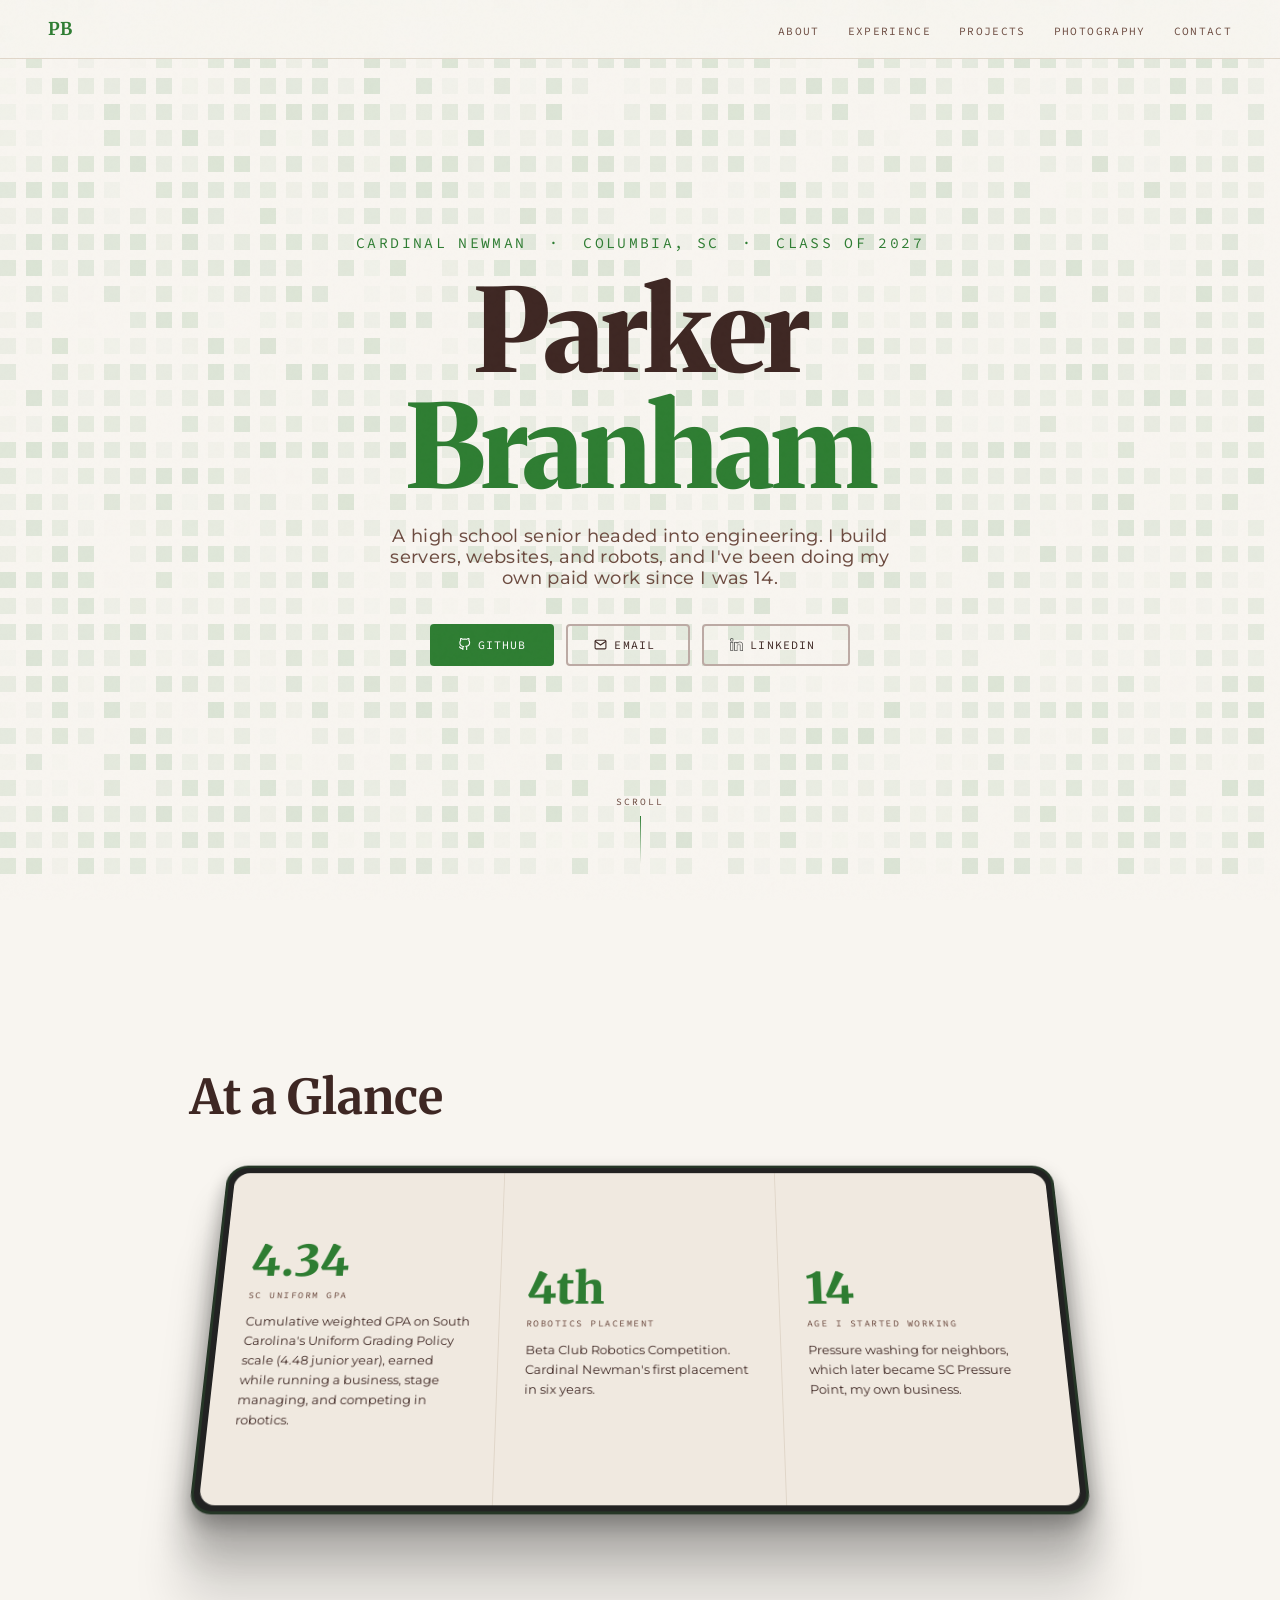
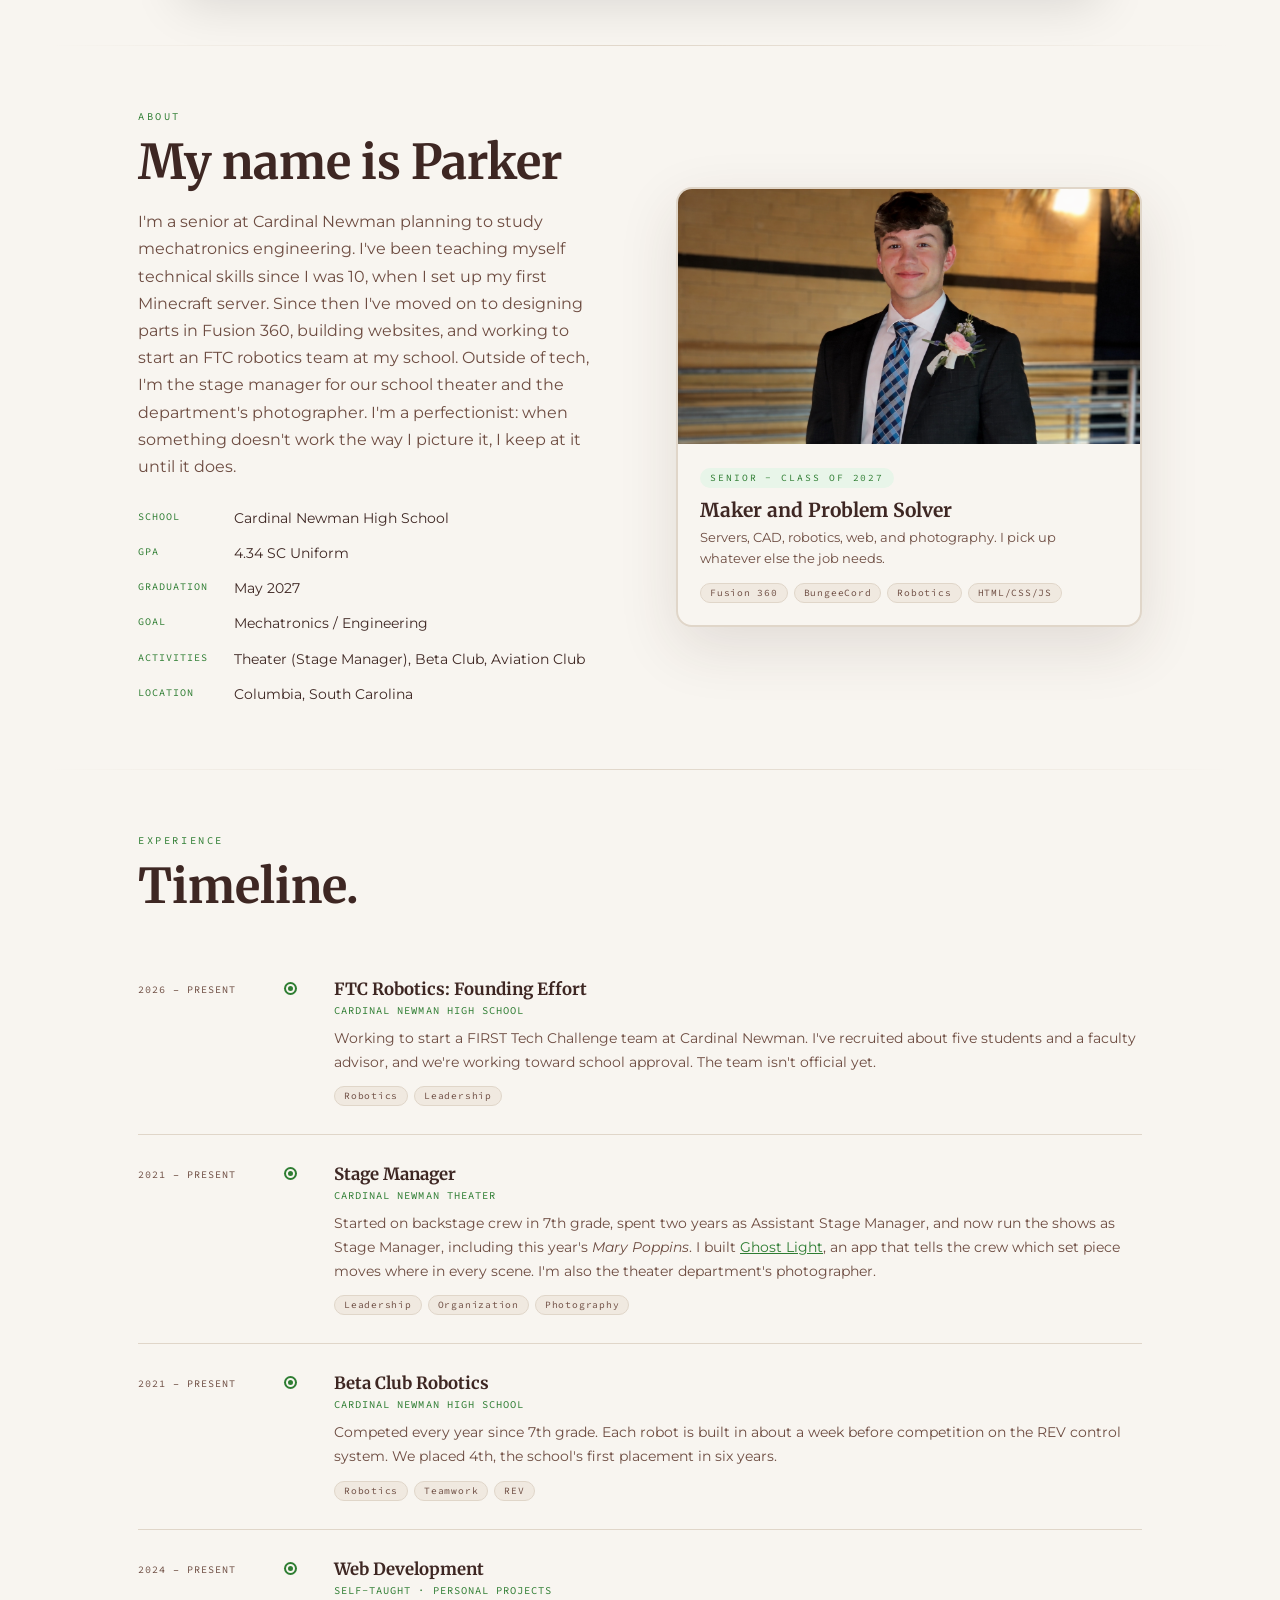
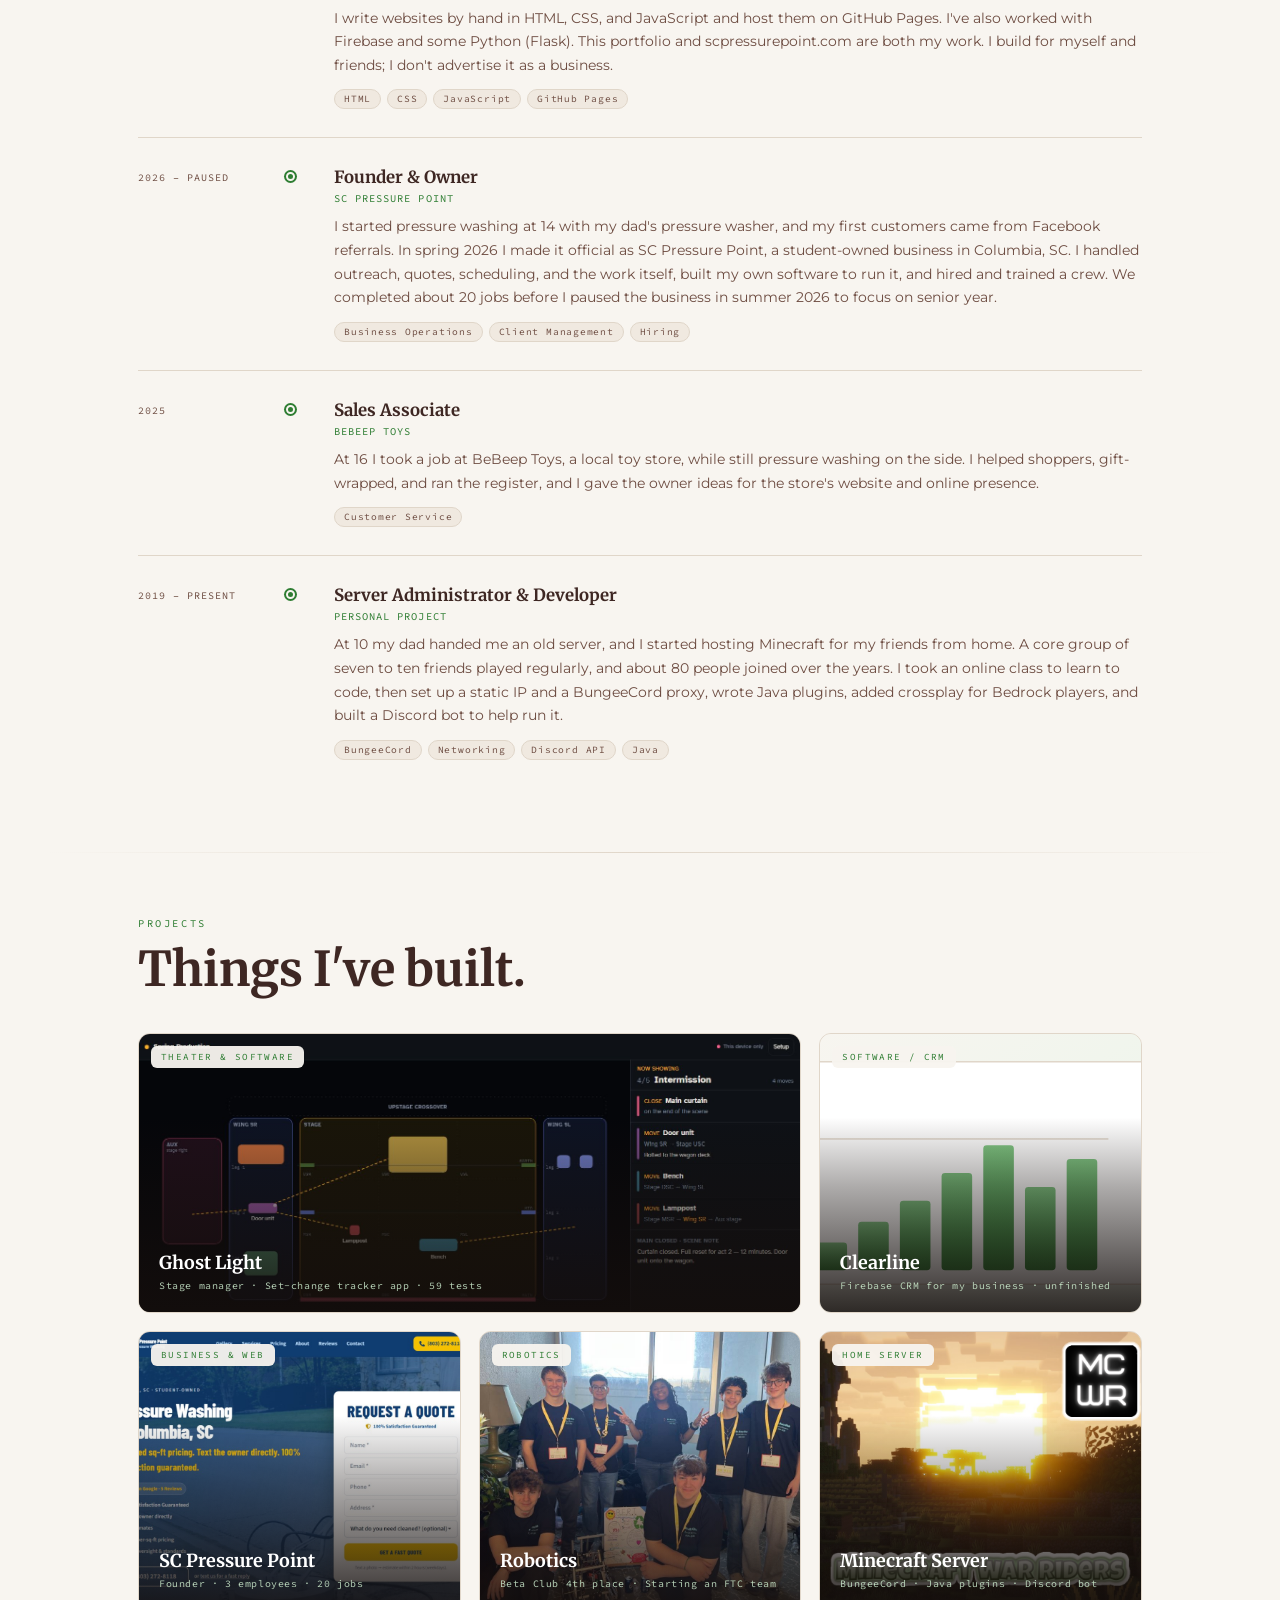
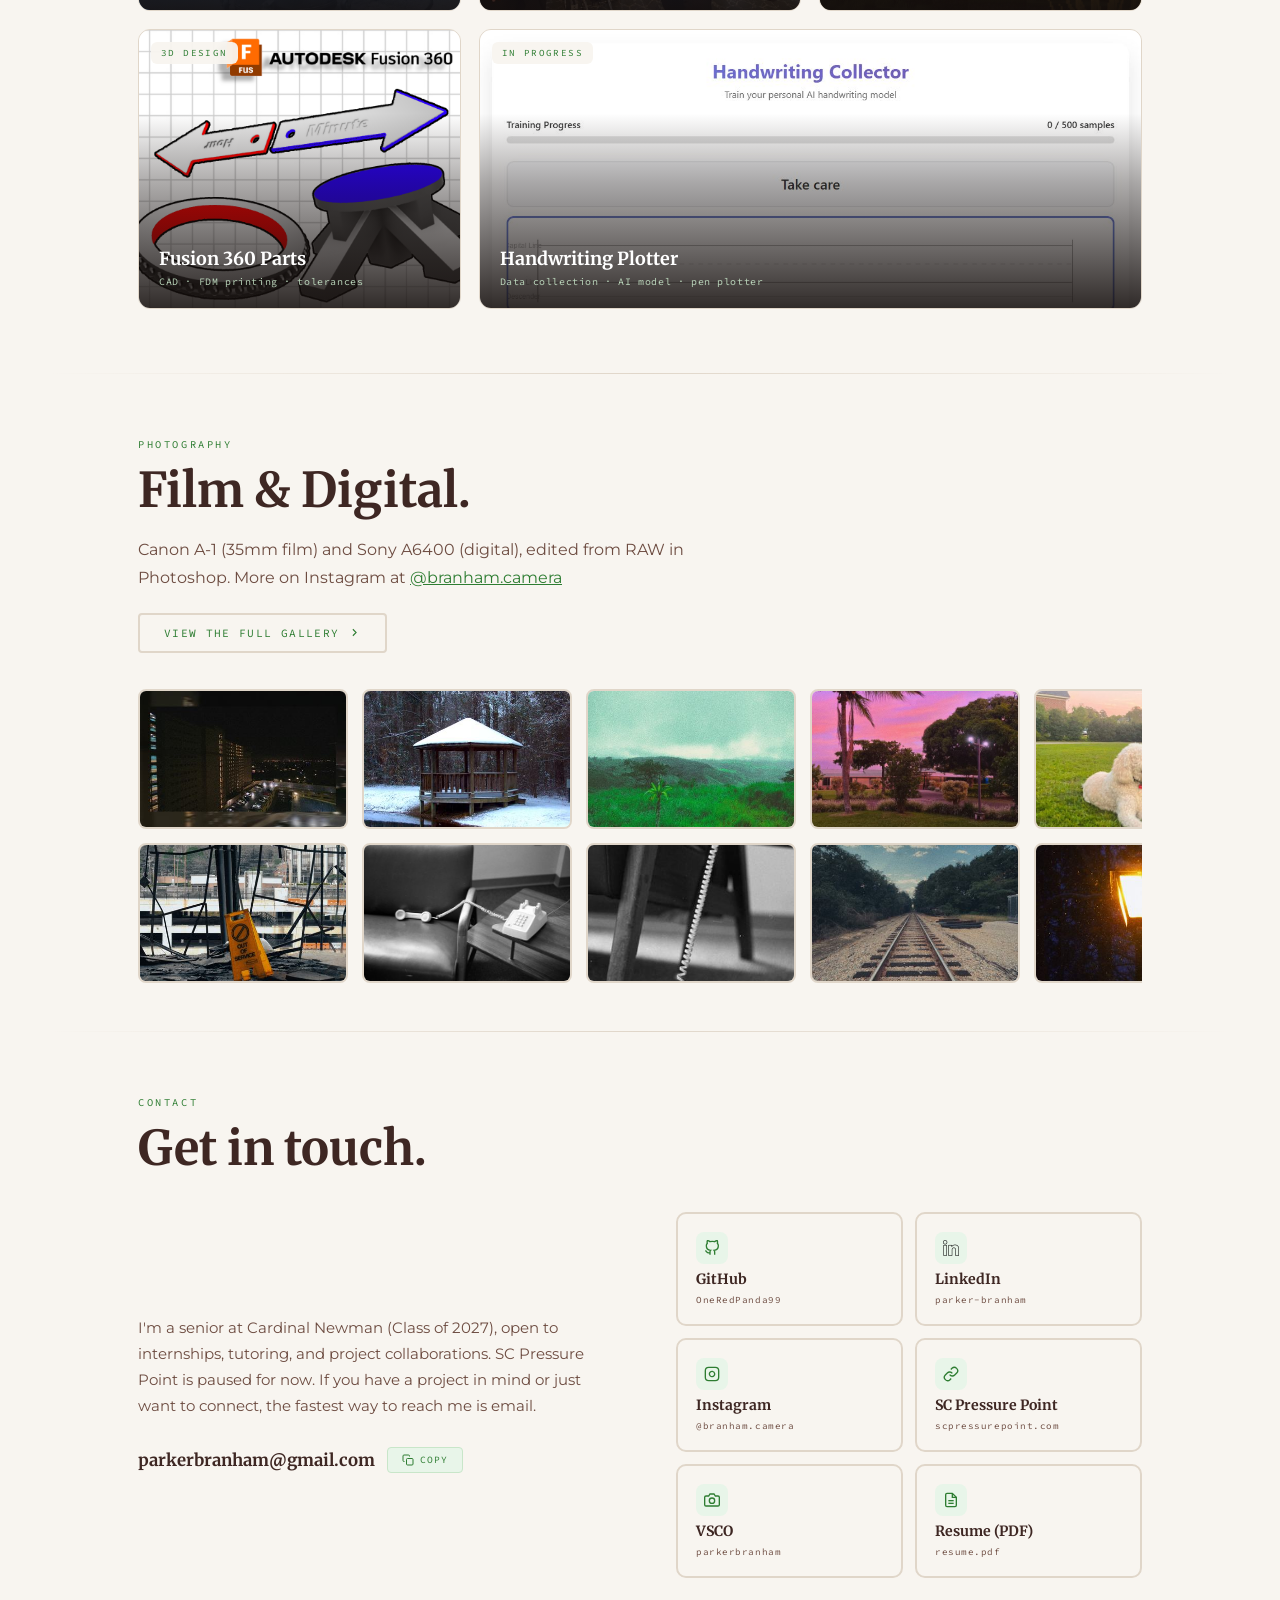
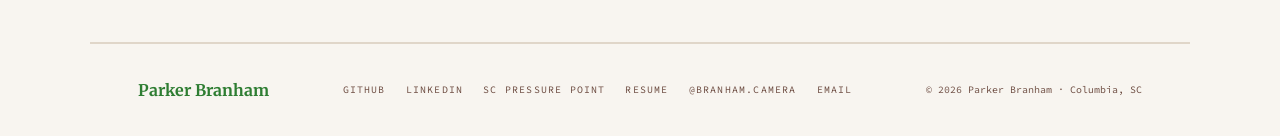
<file: index.html>
<!DOCTYPE html>
<html lang="en">
<head>
<meta charset="UTF-8">
<meta name="viewport" content="width=device-width, initial-scale=1.0">
<link rel="canonical" href="https://www.parkerbranham.com/">
<meta name="author" content="Parker Branham">
<meta name="theme-color" content="#2e7d32">
<meta name="description" content="Parker Branham, a high school senior in Columbia, SC, building servers, robots, and websites.">
<meta property="og:title" content="Parker Branham">
<meta property="og:description" content="Parker Branham: servers, robots, and websites. Columbia, SC.">
<meta property="og:image" content="https://www.parkerbranham.com/images/me/2_1me.png">
<meta property="og:url" content="https://www.parkerbranham.com">
<meta property="og:type" content="website">
<meta property="og:site_name" content="Parker Branham">
<meta property="og:locale" content="en_US">
<meta name="twitter:card" content="summary_large_image">
<title>Parker Branham - Columbia, SC</title>
<link rel="preconnect" href="https://fonts.googleapis.com">
<link rel="preconnect" href="https://fonts.gstatic.com" crossorigin>
<link rel="icon" type="image/png" href="images/me/PBLogo.png">
<link rel="apple-touch-icon" href="images/me/PBLogo.png">
<link href="https://fonts.googleapis.com/css2?family=Merriweather:ital,wght@0,300;0,400;0,700;0,900;1,300&family=Montserrat:wght@300;400;500;600;700;800&family=Source+Code+Pro:wght@400;500;600&display=swap" rel="stylesheet">
<style>
:root {
  --card:#f8f5f0;--ring:#2e7d32;--input:#e0d6c9;--muted:#f0e9e0;--accent:#c8e6c9;
  --border:#e0d6c9;--primary:#2e7d32;--secondary:#e8f5e9;--background:#f8f5f0;
  --foreground:#3e2723;--muted-foreground:#6d4c41;--accent-foreground:#1b5e20;
  --primary-foreground:#ffffff;--secondary-foreground:#1b5e20;
  --font-mono:'Source Code Pro',monospace;--font-sans:'Montserrat',sans-serif;
  --font-serif:'Merriweather',serif;
}
*,*::before,*::after{box-sizing:border-box;margin:0;padding:0;}
html{scroll-behavior:smooth;overflow-y:scroll;scrollbar-width:none;}
html::-webkit-scrollbar{display:none;}
body{background:var(--background);color:var(--foreground);font-family:var(--font-sans);overflow-x:hidden;}
body::before{content:'';position:fixed;inset:0;background-image:url("data:image/svg+xml,%3Csvg viewBox='0 0 200 200' xmlns='http://www.w3.org/2000/svg'%3E%3Cfilter id='n'%3E%3CfeTurbulence type='fractalNoise' baseFrequency='0.85' numOctaves='4' stitchTiles='stitch'/%3E%3C/filter%3E%3Crect width='100%25' height='100%25' filter='url(%23n)' opacity='0.04'/%3E%3C/svg%3E");pointer-events:none;z-index:9999;opacity:0.4;}
.no-select{user-select:none;-webkit-user-select:none;}

/* ── NAV ── */
nav{position:fixed;top:0;left:0;right:0;z-index:1000;padding:18px 48px;display:flex;justify-content:space-between;align-items:center;background:rgba(248,245,240,0.9);backdrop-filter:blur(14px);border-bottom:1px solid var(--border);}
.nav-logo{font-family:var(--font-serif);font-weight:700;font-size:1.1rem;color:var(--primary);text-decoration:none;}
.nav-links{display:flex;gap:28px;list-style:none;}
.nav-links a{font-family:var(--font-mono);font-size:0.7rem;letter-spacing:0.12em;text-transform:uppercase;color:var(--muted-foreground);text-decoration:none;transition:color 0.2s;position:relative;}
.nav-links a::after{content:'';position:absolute;bottom:-2px;left:0;right:0;height:1px;background:var(--primary);transform:scaleX(0);transition:transform 0.25s ease;}
.nav-links a:hover{color:var(--primary);}
.nav-links a:hover::after{transform:scaleX(1);}
.nav-hamburger{display:none;flex-direction:column;gap:5px;cursor:pointer;padding:4px;}
.nav-hamburger span{display:block;width:22px;height:2px;background:var(--foreground);transition:all 0.3s;border-radius:2px;}
.nav-hamburger.open span:nth-child(1){transform:translateY(7px) rotate(45deg);}
.nav-hamburger.open span:nth-child(2){opacity:0;transform:scaleX(0);}
.nav-hamburger.open span:nth-child(3){transform:translateY(-7px) rotate(-45deg);}
.mobile-menu{display:none;position:fixed;top:57px;left:0;right:0;background:rgba(248,245,240,0.97);backdrop-filter:blur(14px);border-bottom:1px solid var(--border);z-index:999;padding:20px 24px;flex-direction:column;gap:0;}
.mobile-menu.open{display:flex;}
.mobile-menu[hidden]{display:none !important;}
.mobile-menu a{font-family:var(--font-mono);font-size:0.82rem;letter-spacing:0.12em;text-transform:uppercase;color:var(--muted-foreground);text-decoration:none;padding:14px 0;border-bottom:1px solid var(--border);}
.mobile-menu a:last-child{border-bottom:none;}
.mobile-menu a:hover{color:var(--primary);}

/* ── HERO ── */
#hero{position:relative;height:100vh;min-height:600px;display:flex;flex-direction:column;align-items:center;justify-content:center;overflow:hidden;}
#flickering-canvas{position:absolute;inset:0;width:100%;height:100%;opacity:0.38;}
.hero-content{position:relative;z-index:2;text-align:center;padding:0 24px;}
.hero-tag{font-family:var(--font-mono);font-size:clamp(0.78rem,1.5vw,0.92rem);letter-spacing:0.16em;text-transform:uppercase;color:var(--primary);margin-bottom:22px;opacity:0;transform:translateY(16px);animation:fadeUp 0.7s 0.3s ease forwards;}
.hero-name{font-family:var(--font-serif);font-size:clamp(3.2rem,9vw,8.5rem);font-weight:900;line-height:1;color:var(--foreground);letter-spacing:-0.03em;opacity:0;transform:translateY(24px);animation:fadeUp 0.8s 0.5s ease forwards;}
.hero-name span{color:var(--primary);display:inline-block;}
.hero-role { font-family: var(--font-sans); font-size: clamp(0.95rem, 2vw, 1.1rem); font-weight: 450; color: var(--muted-foreground); margin-top: 20px; letter-spacing: 0.02em; opacity: 0; transform: translateY(16px); animation: fadeUp 0.7s 0.8s ease forwards; max-width: 520px; margin-left: auto; margin-right: auto; }
.hero-cta{margin-top:36px;display:flex;gap:12px;justify-content:center;flex-wrap:wrap;opacity:0;transform:translateY(16px);animation:fadeUp 0.7s 1.0s ease forwards;}
.btn-primary{background:var(--primary);color:var(--primary-foreground);font-family:var(--font-mono);font-size:0.72rem;letter-spacing:0.1em;text-transform:uppercase;text-decoration:none;padding:12px 26px;border-radius:4px;transition:all 0.25s cubic-bezier(0.34,1.56,0.64,1);border:2px solid transparent;display:inline-flex;align-items:center;gap:7px;}
.btn-primary svg{width:13px;height:13px;stroke:currentColor;fill:none;stroke-width:2;flex-shrink:0;}
.btn-primary:hover{background:transparent;color:var(--primary);border-color:var(--primary);transform:translateY(-2px);box-shadow:0 8px 20px rgba(46,125,50,0.18);}
.btn-secondary{background:transparent;color:var(--foreground);font-family:var(--font-mono);font-size:0.72rem;letter-spacing:0.1em;text-transform:uppercase;text-decoration:none;padding:12px 26px;border-radius:4px;border:2px solid #bcaaa4;transition:all 0.25s cubic-bezier(0.34,1.56,0.64,1);display:inline-flex;align-items:center;gap:7px;cursor:pointer;}
.btn-secondary svg{width:13px;height:13px;stroke:currentColor;fill:none;stroke-width:2;flex-shrink:0;}
.btn-secondary:hover{border-color:var(--primary);color:var(--primary);transform:translateY(-2px);box-shadow:0 8px 20px rgba(46,125,50,0.1);}
.scroll-hint{position:absolute;bottom:36px;left:0;right:0;display:flex;flex-direction:column;align-items:center;gap:8px;opacity:0;animation:fadeUp 0.6s 1.4s ease forwards;pointer-events:none;}
.scroll-hint span{font-family:var(--font-mono);font-size:0.6rem;letter-spacing:0.2em;text-transform:uppercase;color:var(--muted-foreground);}
.scroll-line{width:1px;height:48px;background:linear-gradient(to bottom,var(--primary),transparent);animation:scrollPulse 2s infinite;}
.btn-secondary.copied::after{content:"Copied!";margin-left:8px;color:#4caf50;font-weight:600;opacity:1;transition:opacity .3s ease;}
.btn-secondary::after{content:"";opacity:0;}
a:focus-visible,button:focus-visible{outline:2px solid var(--primary);outline-offset:3px;}
.footer-email{font-family:var(--font-mono);font-size:0.62rem;letter-spacing:0.12em;text-transform:uppercase;color:var(--muted-foreground);background:none;border:none;cursor:pointer;padding:0;transition:color 0.2s;}
.footer-email:hover,.footer-email.copied{color:var(--primary);}



/* ── 3D SCROLL CARD ── */
#scroll-section{position:relative;height:745px;display:flex;align-items:flex-start;justify-content:center;padding:80px 24px;background:var(--background);overflow:hidden;}
.scroll-sticky{position:sticky;top:90px;width:100%;max-width:900px;margin:0 auto;perspective:1200px;}
.scroll-card-3d{border-radius:22px;border:3px solid rgba(46,125,50,0.22);background:#222;padding:6px;box-shadow:0 9px 20px rgba(0,0,0,0.28),0 37px 37px rgba(0,0,0,0.22),0 84px 50px rgba(0,0,0,0.14);will-change:transform;}
.scroll-card-inner{background:var(--muted);border-radius:16px;overflow:hidden;height:360px;display:grid;grid-template-columns:repeat(3,1fr);}
.stat-panel{padding:36px 28px;display:flex;flex-direction:column;justify-content:center;border-right:1px solid var(--border);}
.stat-panel:last-child{border-right:none;}
.stat-num{font-family:var(--font-serif);font-size:3rem;font-weight:900;color:var(--primary);line-height:1;}
.stat-label{font-family:var(--font-mono);font-size:0.62rem;letter-spacing:0.15em;text-transform:uppercase;color:var(--muted-foreground);margin-top:8px;}
.stat-desc{font-size:0.82rem;color:var(--foreground);margin-top:12px;line-height:1.6;}

/* ── SECTIONS ── */
section{padding:64px 48px;max-width:1100px;margin:0 auto;}
.section-label{font-family:var(--font-mono);font-size:0.65rem;letter-spacing:0.25em;text-transform:uppercase;color:var(--primary);margin-bottom:12px;}
.section-title{font-family:var(--font-serif);font-size:clamp(1.9rem,4vw,3rem);font-weight:700;color:var(--foreground);line-height:1.15;margin-bottom:18px;}
.section-subtitle{font-size:1rem;color:var(--muted-foreground);max-width:560px;line-height:1.7;}

/* ── ABOUT ── */
#about{display:grid;grid-template-columns:1fr 1fr;gap:72px;align-items:center;}
.about-text .section-subtitle{margin-top:14px;margin-bottom:28px;}
.about-facts{display:flex;flex-direction:column;gap:14px;margin-top:28px;}
.fact-row{display:flex;align-items:flex-start;gap:12px;font-size:0.88rem;}
.fact-key{font-family:var(--font-mono);font-size:0.63rem;letter-spacing:0.1em;text-transform:uppercase;color:var(--primary);min-width:84px;padding-top:2px;}
.fact-val{color:var(--foreground);line-height:1.5;}
.tilt-card-wrap{position:relative;}
.tilt-card{border-radius:16px;overflow:hidden;border:2px solid var(--border);background:var(--card);box-shadow:0 20px 60px rgba(62,39,35,0.12);transform-style:preserve-3d;transition:box-shadow 0.3s;}
.tilt-card:hover{box-shadow:0 40px 80px rgba(46,125,50,0.15);}
.tilt-card-img{width:100%;height:255px;object-fit:cover;display:block;}
.tilt-card-body{padding:22px;}
.tilt-card-tag{font-family:var(--font-mono);font-size:0.6rem;letter-spacing:0.2em;text-transform:uppercase;color:var(--primary);background:var(--secondary);padding:4px 10px;border-radius:100px;display:inline-block;margin-bottom:10px;}
.tilt-card-title{font-family:var(--font-serif);font-size:1.2rem;font-weight:700;color:var(--foreground);}
.tilt-card-sub{font-size:0.82rem;color:var(--muted-foreground);margin-top:5px;line-height:1.6;}
.tilt-spotlight{position:absolute;inset:0;border-radius:16px;pointer-events:none;background:radial-gradient(circle at var(--mx,50%) var(--my,50%),rgba(200,230,201,0.35) 0%,transparent 60%);opacity:0;transition:opacity 0.3s;}
.tilt-card-wrap:hover .tilt-spotlight{opacity:1;}
.skill-tags{display:flex;flex-wrap:wrap;gap:6px;margin-top:12px;}
.skill-tag{font-family:var(--font-mono);font-size:0.6rem;letter-spacing:0.08em;padding:3px 9px;border-radius:100px;background:var(--muted);color:var(--muted-foreground);border:1px solid var(--border);}

/* ── PROJECTS ── */
#projects .cards-grid{display:grid;grid-template-columns:repeat(3,1fr);gap:18px;margin-top:36px;}
.focus-card{position:relative;border-radius:12px;overflow:hidden;height:280px;background:var(--muted);border:1px solid var(--border);display:block;text-decoration:none;color:#fff;transition:transform 0.3s ease,box-shadow 0.3s ease;}
.focus-card.wide{grid-column:span 2;}
.focus-card:hover,.focus-card:focus-visible{transform:translateY(-4px);box-shadow:0 18px 36px rgba(62,39,35,0.18);}
.focus-card:focus-visible{outline:2px solid var(--primary);outline-offset:3px;}
.focus-card-bg{position:absolute;inset:0;width:100%;height:100%;object-fit:cover;object-position:top center;transition:transform 0.5s ease;}
.focus-card:hover .focus-card-bg{transform:scale(1.05);}
.focus-card-overlay{position:absolute;inset:0;display:flex;flex-direction:column;justify-content:flex-end;padding:20px;background:linear-gradient(to top,rgba(20,14,12,0.88) 0%,rgba(20,14,12,0.35) 45%,transparent 70%);transition:background 0.35s ease;}
.focus-card:hover .focus-card-overlay,.focus-card:focus-visible .focus-card-overlay{background:linear-gradient(to top,rgba(20,14,12,0.94) 0%,rgba(20,14,12,0.78) 55%,rgba(20,14,12,0.35) 100%);}
.focus-card-title{font-family:var(--font-serif);font-size:1.12rem;font-weight:700;color:#fff;line-height:1.25;}
.focus-card-link{font-family:var(--font-mono);font-size:0.62rem;letter-spacing:0.06em;color:rgba(200,230,201,0.92);margin-top:5px;display:block;}
.focus-card-more{display:grid;grid-template-rows:0fr;opacity:0;transition:grid-template-rows 0.35s ease,opacity 0.3s ease;}
.focus-card-more>div{overflow:hidden;}
.focus-card:hover .focus-card-more,.focus-card:focus-visible .focus-card-more{grid-template-rows:1fr;opacity:1;}
.focus-card-desc{font-size:0.82rem;line-height:1.55;color:rgba(255,255,255,0.88);margin-top:10px;max-width:520px;}
.focus-card-cta{display:flex;align-items:center;justify-content:space-between;gap:12px;margin-top:14px;padding-top:12px;border-top:1px solid rgba(255,255,255,0.18);}
.focus-card-cta span{font-family:var(--font-mono);font-size:0.58rem;letter-spacing:0.14em;text-transform:uppercase;color:rgba(255,255,255,0.7);}
.focus-card-arrow{width:32px;height:32px;border-radius:50%;background:var(--primary);display:flex;align-items:center;justify-content:center;flex-shrink:0;margin-right:2px;}
.focus-card-arrow svg{width:15px;height:15px;stroke:#fff;fill:none;stroke-width:2.4;transition:transform 0.25s ease;}
.focus-card:hover .focus-card-arrow svg{transform:translateX(2px);}
.focus-card-meta{position:absolute;top:12px;left:12px;background:rgba(248,245,240,0.95);border-radius:6px;padding:5px 10px;}
.focus-card-meta-tag{font-family:var(--font-mono);font-size:0.58rem;letter-spacing:0.15em;text-transform:uppercase;color:var(--primary);}
@media(hover:none){.focus-card-more{grid-template-rows:1fr;opacity:1;}.focus-card-overlay{background:linear-gradient(to top,rgba(20,14,12,0.92) 0%,rgba(20,14,12,0.6) 55%,rgba(20,14,12,0.15) 100%);}}

/* ── EXPERIENCE ── */
#experience{padding:64px 48px;max-width:1100px;margin:0 auto;}
.experience-list{margin-top:36px;display:flex;flex-direction:column;}
.exp-item{display:grid;grid-template-columns:160px 1fr;gap:36px;padding:28px 0;border-bottom:1px solid var(--border);position:relative;}
.exp-item:last-child{border-bottom:none;}
.exp-date{font-family:var(--font-mono);font-size:0.63rem;letter-spacing:0.1em;text-transform:uppercase;color:var(--muted-foreground);padding-top:4px;line-height:1.6;}
.exp-dot{position:absolute;left:148px;top:34px;width:9px;height:9px;border-radius:50%;background:var(--primary);border:2px solid var(--background);box-shadow:0 0 0 2px var(--primary);}
.exp-role{font-family:var(--font-serif);font-size:1.05rem;font-weight:700;color:var(--foreground);margin-bottom:4px;}
.exp-company{font-family:var(--font-mono);font-size:0.65rem;letter-spacing:0.1em;text-transform:uppercase;color:var(--primary);margin-bottom:10px;}
.exp-desc{font-size:0.87rem;color:var(--muted-foreground);line-height:1.7;}
.exp-tags{display:flex;flex-wrap:wrap;gap:6px;margin-top:12px;}

/* ── PHOTOGRAPHY ── */
#photography{padding-bottom:0;}
.photo-gallery-wrap{margin-top:36px;display:flex;flex-direction:column;gap:14px;overflow:hidden;}
.photo-marquee-row{display:flex;white-space:nowrap;overflow:hidden;}
.photo-marquee-track{display:flex;gap:14px;animation:marqueeScroll 30s linear infinite;will-change:transform;}
.photo-marquee-row.reverse .photo-marquee-track{animation:marqueeScrollReverse 35s linear infinite;}
.photo-item{width:210px;height:140px;flex-shrink:0;border-radius:8px;overflow:hidden;border:2px solid var(--border);cursor:pointer;}
.photo-item img{width:100%;height:100%;object-fit:cover;display:block;transition:transform 0.4s ease;}
.photo-item:hover img{transform:scale(1.06);}
.photo-cta{display:inline-flex;align-items:center;gap:9px;font-family:var(--font-mono);font-size:0.7rem;letter-spacing:0.12em;text-transform:uppercase;text-decoration:none;color:var(--primary);padding:11px 24px;border:2px solid var(--border);border-radius:4px;transition:all 0.22s;}
.photo-cta:hover{border-color:var(--primary);transform:translateY(-2px);}
.photo-cta svg{width:13px;height:13px;stroke:currentColor;fill:none;stroke-width:2;transition:transform 0.2s;}
.photo-cta:hover svg{transform:translateX(4px);}

/* ── CONTACT ── */
#contact{padding:64px 48px;max-width:1100px;margin:0 auto;}
.contact-wrap{display:grid;grid-template-columns:1fr 1fr;gap:72px;align-items:center;margin-top:36px;}
.contact-info p{font-size:0.92rem;color:var(--muted-foreground);line-height:1.75;margin-bottom:28px;}
.contact-email-row{display:flex;align-items:center;gap:12px;flex-wrap:wrap;}
.contact-email-display{font-family:var(--font-serif);font-size:1.05rem;font-weight:700;color:var(--foreground);}
.copy-btn{display:inline-flex;align-items:center;gap:6px;font-family:var(--font-mono);font-size:0.6rem;letter-spacing:0.1em;text-transform:uppercase;background:var(--secondary);color:var(--primary);border:1px solid var(--accent);padding:6px 14px;border-radius:4px;cursor:pointer;transition:all 0.2s ease;}
.copy-btn:hover{background:var(--accent);}
.copy-btn svg{width:12px;height:12px;stroke:currentColor;fill:none;stroke-width:2;}
.contact-links-grid{display:grid;grid-template-columns:repeat(auto-fill,minmax(160px,1fr));gap:12px;}
.contact-link-card{background:var(--card);border:2px solid var(--border);border-radius:10px;padding:18px;text-decoration:none;transition:border-color 0.2s,transform 0.25s cubic-bezier(0.34,1.56,0.64,1);display:flex;flex-direction:column;gap:6px;}
.contact-link-card:hover{border-color:var(--primary);transform:translateY(-3px);box-shadow:0 12px 28px rgba(46,125,50,0.1);}
.contact-link-icon{width:32px;height:32px;background:var(--secondary);border-radius:8px;display:flex;align-items:center;justify-content:center;}
.contact-link-icon svg{width:16px;height:16px;stroke:var(--primary);fill:none;stroke-width:2;}
.contact-link-name{font-family:var(--font-serif);font-size:0.88rem;font-weight:700;color:var(--foreground);}
.contact-link-url{font-family:var(--font-mono);font-size:0.58rem;letter-spacing:0.06em;color:var(--muted-foreground);}

/* ── FOOTER ── */
footer{border-top:2px solid var(--border);padding:36px 48px;display:flex;justify-content:space-between;align-items:center;max-width:1100px;margin:0 auto;}
.footer-name{font-family:var(--font-serif);font-size:1rem;font-weight:700;color:var(--primary);}
.footer-links{display:flex;gap:20px;flex-wrap:wrap;}
.footer-links a{font-family:var(--font-mono);font-size:0.62rem;letter-spacing:0.12em;text-transform:uppercase;color:var(--muted-foreground);text-decoration:none;transition:color 0.2s;}
.footer-links a:hover{color:var(--primary);}
.footer-copy{font-family:var(--font-mono);font-size:0.62rem;color:var(--muted-foreground);}

/* ── ANIMATIONS ── */
@keyframes fadeUp{to{opacity:1;transform:translateY(0);}}
@keyframes scrollPulse{0%,100%{opacity:1;}50%{opacity:0.4;}}
@keyframes marqueeScroll{from{transform:translateX(0);}to{transform:translateX(-50%);}}
@keyframes marqueeScrollReverse{from{transform:translateX(-50%);}to{transform:translateX(0);}}
.reveal{opacity:0;transform:translateY(28px);transition:opacity 0.65s ease,transform 0.65s ease;}
.reveal.visible{opacity:1;transform:translateY(0);}
.reveal-delay-1{transition-delay:0.1s;}
.reveal-delay-2{transition-delay:0.2s;}
.reveal-delay-3{transition-delay:0.3s;}
.reveal-delay-4{transition-delay:0.4s;}
.hr-fancy{border:none;height:1px;background:linear-gradient(90deg,transparent,var(--border),transparent);margin:0 48px;}

/* ── MOBILE ── */
@media(max-width:900px){
  #about{grid-template-columns:1fr;gap:40px;}
  #projects .cards-grid{grid-template-columns:repeat(2,1fr);}
  .focus-card.wide{grid-column:span 2;}
  .contact-wrap{grid-template-columns:1fr;gap:40px;}
}
@media(max-width:680px){
  nav{padding:14px 20px;}
  .nav-links{display:none;}
  .nav-hamburger{display:flex;}
  section{padding:44px 20px;}
  #experience{padding:44px 20px;}
  #contact{padding:44px 20px;}
  #projects .cards-grid{grid-template-columns:1fr;}
  footer{flex-direction:column;gap:14px;text-align:center;padding:28px 20px;}
  .footer-links{justify-content:center;}
  .hr-fancy{margin:0 20px;}
  .scroll-card-inner{grid-template-columns:1fr;height:auto;}
  .stat-panel{border-right:none;border-bottom:1px solid var(--border);}
  .stat-panel:last-child{border-bottom:none;}
  .contact-links-grid{grid-template-columns:1fr;}
  .hero-cta{flex-direction:column;align-items:center;}
  .exp-item{grid-template-columns:1fr;gap:6px;}
  .exp-dot{display:none;}
  #scroll-section{height:auto;padding:60px 20px;}
  .scroll-sticky{position:relative;top:0;}
  .focus-card.wide{grid-column:auto;}
  .focus-card{height:300px;}
}
@media(prefers-reduced-motion:reduce){
  html{scroll-behavior:auto;}
  .hero-tag,.hero-name,.hero-role,.hero-cta,.scroll-hint{animation:none;opacity:1;transform:none;}
  .reveal{opacity:1;transform:none;transition:none;}
  .photo-marquee-track,.photo-marquee-row.reverse .photo-marquee-track{animation:none;}
  .scroll-line{animation:none;}
}
</style>
<link rel="stylesheet" href="css/easter-eggs.css">
<link rel="stylesheet" href="css/easter-eggs-fight.css">
<!-- ↑↑↓↓…? D w/ friends · alt+shift palette · H opens doors · X marks the spot -->
<script type="application/ld+json">
{
  "@context": "https://schema.org",
  "@graph": [
    {
      "@type": "Person",
      "@id": "https://www.parkerbranham.com/#parker",
      "name": "Parker Branham",
      "url": "https://www.parkerbranham.com/",
      "image": "https://www.parkerbranham.com/images/me/2_1me.png",
      "jobTitle": "Student, developer, and server administrator",
      "address": {
        "@type": "PostalAddress",
        "addressLocality": "Columbia",
        "addressRegion": "SC",
        "addressCountry": "US"
      },
      "sameAs": [
        "https://github.com/OneRedPanda99",
        "https://www.linkedin.com/in/parker-branham-9b32a5341/",
        "https://instagram.com/branham.camera"
      ],
      "knowsAbout": [
        "Web development",
        "Server administration",
        "Robotics",
        "3D design and printing",
        "Photography"
      ]
    },
    {
      "@type": "WebSite",
      "@id": "https://www.parkerbranham.com/#website",
      "url": "https://www.parkerbranham.com/",
      "name": "Parker Branham",
      "inLanguage": "en-US",
      "description": "Portfolio of Parker Branham: servers, robots, websites, and photography, from Columbia, SC.",
      "publisher": {
        "@id": "https://www.parkerbranham.com/#parker"
      }
    },
    {
      "@type": "ProfilePage",
      "url": "https://www.parkerbranham.com/",
      "name": "Parker Branham | Columbia, SC",
      "isPartOf": {
        "@id": "https://www.parkerbranham.com/#website"
      },
      "about": {
        "@id": "https://www.parkerbranham.com/#parker"
      }
    }
  ]
}
</script>
</head>
<body>

<!-- NAV -->
<nav>
  <a href="#hero" class="nav-logo no-select">PB</a>
  <ul class="nav-links no-select">
    <li><a href="#about">About</a></li>
    <li><a href="#experience">Experience</a></li>
    <li><a href="#projects">Projects</a></li>
    <li><a href="#photography">Photography</a></li>
    <li><a href="#contact">Contact</a></li>
  </ul>
  <div class="nav-hamburger no-select" id="hamburger" role="button" tabindex="0" aria-label="Open menu" aria-expanded="false" aria-controls="mobile-menu">
    <span></span><span></span><span></span>
  </div>
</nav>
<div class="mobile-menu" id="mobile-menu" hidden>
  <a href="#about" onclick="closeMobileMenu()">About</a>
  <a href="#experience" onclick="closeMobileMenu()">Experience</a>
  <a href="#projects" onclick="closeMobileMenu()">Projects</a>
  <a href="#photography" onclick="closeMobileMenu()">Photography</a>
  <a href="#contact" onclick="closeMobileMenu()">Contact</a>
</div>

<!-- HERO -->
<section id="hero" style="padding:0;max-width:none;margin:0;">
  <canvas id="flickering-canvas" aria-hidden="true"></canvas>
  <div class="hero-content">
    <p class="hero-tag no-select">Cardinal Newman &nbsp;·&nbsp; Columbia, SC &nbsp;·&nbsp; Class of 2027</p>
    <h1 class="hero-name no-select">Parker<br><span>Branham</span></h1>
    <p class="hero-role no-select">A high school senior headed into engineering. I build servers, websites, and robots, and I've been doing my own paid work since I was 14.</p>
    <div class="hero-cta">
      <a href="https://github.com/OneRedPanda99" target="_blank" rel="noopener noreferrer" class="btn-primary no-select"><svg viewBox="0 0 24 24" aria-hidden="true"><path d="M9 19c-5 1.5-5-2.5-7-3m14 6v-3.87a3.37 3.37 0 0 0-.94-2.61c3.14-.35 6.44-1.54 6.44-7A5.44 5.44 0 0 0 20 4.77 5.07 5.07 0 0 0 19.91 1S18.73.65 16 2.48a13.38 13.38 0 0 0-7 0C6.27.65 5.09 1 5.09 1A5.07 5.07 0 0 0 5 4.77a5.44 5.44 0 0 0-1.5 3.78c0 5.42 3.3 6.61 6.44 7A3.37 3.37 0 0 0 9 18.13V22"/></svg>GitHub</a>
      <button type="button" class="btn-secondary no-select" id="hero-email-btn"><svg viewBox="0 0 24 24" aria-hidden="true"><path d="M4 4h16c1.1 0 2 .9 2 2v12c0 1.1-.9 2-2 2H4c-1.1 0-2-.9-2-2V6c0-1.1.9-2 2-2z"/><polyline points="22,6 12,13 2,6"/></svg>Email</button>
      <a href="https://www.linkedin.com/in/parker-branham-9b32a5341/" target="_blank" rel="noopener noreferrer" class="btn-secondary no-select"><img src="images/icons/linkedin.png" alt="" width="13" height="13" style="width:13px;height:13px;object-fit:contain;">LinkedIn</a>
    </div>
  </div>
  <div class="scroll-hint no-select" aria-hidden="true">
    <span>Scroll</span>
    <div class="scroll-line"></div>
  </div>
</section>

<!-- 3D SCROLL CARD -->
  
<div id="scroll-section" style="max-width:none;">
  <div class="scroll-sticky">
    <h2 class="section-title">At a Glance</h2>
    <div class="scroll-card-3d" id="scroll-3d-card">
      <div class="scroll-card-inner">
        <div class="stat-panel">
          <div class="stat-num no-select">4.34</div>
          <div class="stat-label no-select">SC Uniform GPA</div>
          <div class="stat-desc">Cumulative weighted GPA on South Carolina's Uniform Grading Policy scale (4.48 junior year), earned while running a business, stage managing, and competing in robotics.</div>
        </div>
        <div class="stat-panel">
          <div class="stat-num no-select">4th</div>
          <div class="stat-label no-select">Robotics Placement</div>
          <div class="stat-desc">Beta Club Robotics Competition. Cardinal Newman's first placement in six years.</div>
        </div>
        <div class="stat-panel">
          <div class="stat-num no-select">14</div>
          <div class="stat-label no-select">Age I Started Working</div>
          <div class="stat-desc">Pressure washing for neighbors, which later became SC Pressure Point, my own business.</div>
        </div>
      </div>
    </div>
  </div>
</div>

<hr class="hr-fancy">

<!-- ABOUT -->
<section id="about">
  <div class="about-text reveal">
    <p class="section-label no-select">About</p>
    <h2 class="section-title">My name is Parker</h2>
    <p class="section-subtitle">I'm a senior at Cardinal Newman planning to study mechatronics engineering. I've been teaching myself technical skills since I was 10, when I set up my first Minecraft server. Since then I've moved on to designing parts in Fusion 360, building websites, and working to start an FTC robotics team at my school. Outside of tech, I'm the stage manager for our school theater and the department's photographer. I'm a perfectionist: when something doesn't work the way I picture it, I keep at it until it does.</p>
    <div class="about-facts">
      <div class="fact-row"><span class="fact-key no-select">School</span><span class="fact-val">Cardinal Newman High School</span></div>
      <div class="fact-row"><span class="fact-key no-select">GPA</span><span class="fact-val">4.34 SC Uniform</span></div>
      <div class="fact-row"><span class="fact-key no-select">Graduation</span><span class="fact-val">May 2027</span></div>
      <div class="fact-row"><span class="fact-key no-select">Goal</span><span class="fact-val">Mechatronics / Engineering</span></div>
      <div class="fact-row"><span class="fact-key no-select">Activities</span><span class="fact-val">Theater (Stage Manager), Beta Club, Aviation Club</span></div>
      <div class="fact-row"><span class="fact-key no-select">Location</span><span class="fact-val">Columbia, South Carolina</span></div>
    </div>
  </div>
  <div class="tilt-card-wrap reveal" id="tilt-wrap">
    <div class="tilt-card" id="tilt-card">
      <div class="tilt-spotlight" id="tilt-spotlight"></div>
      <img class="tilt-card-img" src="images/me/2_1me.png" alt="Parker Branham">
      <div class="tilt-card-body">
        <span class="tilt-card-tag no-select">Senior - Class of 2027</span>
        <div class="tilt-card-title">Maker and Problem Solver</div>
        <div class="tilt-card-sub">Servers, CAD, robotics, web, and photography. I pick up whatever else the job needs.</div>
        <div class="skill-tags" style="margin-top:14px;">
          <span class="skill-tag">Fusion 360</span><span class="skill-tag">BungeeCord</span><span class="skill-tag">Robotics</span><span class="skill-tag">HTML/CSS/JS</span>
        </div>
      </div>
    </div>
  </div>
</section>

<hr class="hr-fancy">

<!-- EXPERIENCE -->
<section id="experience">
  <div class="reveal">
    <p class="section-label no-select">Experience</p>
    <h2 class="section-title">Timeline.</h2>
  </div>
  <div class="experience-list">
    <div class="exp-item reveal">
      <div class="exp-date no-select">2026 &ndash; Present</div>
      <div class="exp-dot"></div>
      <div class="exp-content">
        <div class="exp-role">FTC Robotics: Founding Effort</div>
        <div class="exp-company no-select">Cardinal Newman High School</div>
        <div class="exp-desc">Working to start a FIRST Tech Challenge team at Cardinal Newman. I've recruited about five students and a faculty advisor, and we're working toward school approval. The team isn't official yet.</div>
        <div class="exp-tags"><span class="skill-tag">Robotics</span><span class="skill-tag">Leadership</span></div>
      </div>
    </div>
    <div class="exp-item reveal">
      <div class="exp-date no-select">2021 &ndash; Present</div>
      <div class="exp-dot"></div>
      <div class="exp-content">
        <div class="exp-role">Stage Manager</div>
        <div class="exp-company no-select">Cardinal Newman Theater</div>
        <div class="exp-desc">Started on backstage crew in 7th grade, spent two years as Assistant Stage Manager, and now run the shows as Stage Manager, including this year's <em>Mary Poppins</em>. I built <a href="theater.html" style="color:var(--primary);">Ghost Light</a>, an app that tells the crew which set piece moves where in every scene. I'm also the theater department's photographer.</div>
        <div class="exp-tags"><span class="skill-tag">Leadership</span><span class="skill-tag">Organization</span><span class="skill-tag">Photography</span></div>
      </div>
    </div>
    <div class="exp-item reveal">
      <div class="exp-date no-select">2021 &ndash; Present</div>
      <div class="exp-dot"></div>
      <div class="exp-content">
        <div class="exp-role">Beta Club Robotics</div>
        <div class="exp-company no-select">Cardinal Newman High School</div>
        <div class="exp-desc">Competed every year since 7th grade. Each robot is built in about a week before competition on the REV control system. We placed 4th, the school's first placement in six years.</div>
        <div class="exp-tags"><span class="skill-tag">Robotics</span><span class="skill-tag">Teamwork</span><span class="skill-tag">REV</span></div>
      </div>
    </div>
    <div class="exp-item reveal">
      <div class="exp-date no-select">2024 &ndash; Present</div>
      <div class="exp-dot"></div>
      <div class="exp-content">
        <div class="exp-role">Web Development</div>
        <div class="exp-company no-select">Self-Taught &middot; Personal Projects</div>
        <div class="exp-desc">I write websites by hand in HTML, CSS, and JavaScript and host them on GitHub Pages. I've also worked with Firebase and some Python (Flask). This portfolio and scpressurepoint.com are both my work. I build for myself and friends; I don't advertise it as a business.</div>
        <div class="exp-tags"><span class="skill-tag">HTML</span><span class="skill-tag">CSS</span><span class="skill-tag">JavaScript</span><span class="skill-tag">GitHub Pages</span></div>
      </div>
    </div>
    <div class="exp-item reveal">
      <div class="exp-date no-select">2026 &ndash; Paused</div>
      <div class="exp-dot"></div>
      <div class="exp-content">
        <div class="exp-role">Founder &amp; Owner</div>
        <div class="exp-company no-select">SC Pressure Point</div>
        <div class="exp-desc">I started pressure washing at 14 with my dad's pressure washer, and my first customers came from Facebook referrals. In spring 2026 I made it official as SC Pressure Point, a student-owned business in Columbia, SC. I handled outreach, quotes, scheduling, and the work itself, built my own software to run it, and hired and trained a crew. We completed about 20 jobs before I paused the business in summer 2026 to focus on senior year.</div>
        <div class="exp-tags"><span class="skill-tag">Business Operations</span><span class="skill-tag">Client Management</span><span class="skill-tag">Hiring</span></div>
      </div>
    </div>
    <div class="exp-item reveal">
      <div class="exp-date no-select">2025</div>
      <div class="exp-dot"></div>
      <div class="exp-content">
        <div class="exp-role">Sales Associate</div>
        <div class="exp-company no-select">BeBeep Toys</div>
        <div class="exp-desc">At 16 I took a job at BeBeep Toys, a local toy store, while still pressure washing on the side. I helped shoppers, gift-wrapped, and ran the register, and I gave the owner ideas for the store's website and online presence.</div>
        <div class="exp-tags"><span class="skill-tag">Customer Service</span></div>
      </div>
    </div>
    <div class="exp-item reveal">
      <div class="exp-date no-select">2019 &ndash; Present</div>
      <div class="exp-dot"></div>
      <div class="exp-content">
        <div class="exp-role">Server Administrator &amp; Developer</div>
        <div class="exp-company no-select">Personal Project</div>
        <div class="exp-desc">At 10 my dad handed me an old server, and I started hosting Minecraft for my friends from home. A core group of seven to ten friends played regularly, and about 80 people joined over the years. I took an online class to learn to code, then set up a static IP and a BungeeCord proxy, wrote Java plugins, added crossplay for Bedrock players, and built a Discord bot to help run it.</div>
        <div class="exp-tags"><span class="skill-tag">BungeeCord</span><span class="skill-tag">Networking</span><span class="skill-tag">Discord API</span><span class="skill-tag">Java</span></div>
      </div>
    </div>
  </div>
</section>

<hr class="hr-fancy">

<!-- PROJECTS -->
<section id="projects">
  <div class="reveal">
    <p class="section-label no-select">Projects</p>
    <h2 class="section-title">Things I've built.</h2>
  </div>
  <div class="cards-grid">

    <a href="theater.html" class="focus-card wide reveal">
      <img class="focus-card-bg" src="images/projects/ghostlight.jpg" alt="Ghost Light set-change tracker showing a stage ground plan" loading="lazy">
      <div class="focus-card-meta"><div class="focus-card-meta-tag no-select">Theater &amp; Software</div></div>
      <div class="focus-card-overlay">
        <div class="focus-card-title">Ghost Light</div>
        <span class="focus-card-link">Stage manager · Set-change tracker app · 59 tests</span>
        <div class="focus-card-more"><div>
          <p class="focus-card-desc">As stage manager, I built an app that shows every crew member's phone an animated ground plan of which set piece moves where, scene by scene.</p>
          <div class="focus-card-cta"><span>Click to read more</span><span class="focus-card-arrow"><svg viewBox="0 0 24 24" aria-hidden="true"><line x1="5" y1="12" x2="19" y2="12"/><polyline points="13 6 19 12 13 18"/></svg></span></div>
        </div></div>
      </div>
    </a>

    <a href="clearline.html" class="focus-card reveal">
      <img class="focus-card-bg" src="images/projects/clearline-card.svg" alt="Clearline CRM" loading="lazy">
      <div class="focus-card-meta"><div class="focus-card-meta-tag no-select">Software / CRM</div></div>
      <div class="focus-card-overlay">
        <div class="focus-card-title">Clearline</div>
        <span class="focus-card-link">Firebase CRM for my business · unfinished</span>
        <div class="focus-card-more"><div>
          <p class="focus-card-desc">The app I built to run SC Pressure Point: customers, jobs, measurements, estimates, and billing in one place.</p>
          <div class="focus-card-cta"><span>Click to read more</span><span class="focus-card-arrow"><svg viewBox="0 0 24 24" aria-hidden="true"><line x1="5" y1="12" x2="19" y2="12"/><polyline points="13 6 19 12 13 18"/></svg></span></div>
        </div></div>
      </div>
    </a>

    <a href="scpressurepoint.html" class="focus-card reveal">
      <img class="focus-card-bg" src="images/projects/SCPressurePointWebsite.png" alt="SC Pressure Point website" loading="lazy">
      <div class="focus-card-meta"><div class="focus-card-meta-tag no-select">Business &amp; Web</div></div>
      <div class="focus-card-overlay">
        <div class="focus-card-title">SC Pressure Point</div>
        <span class="focus-card-link">Founder · 3 employees · 20 jobs</span>
        <div class="focus-card-more"><div>
          <p class="focus-card-desc">The pressure washing business I started at 14 and made official in 2026, plus the website I built for it.</p>
          <div class="focus-card-cta"><span>Click to read more</span><span class="focus-card-arrow"><svg viewBox="0 0 24 24" aria-hidden="true"><line x1="5" y1="12" x2="19" y2="12"/><polyline points="13 6 19 12 13 18"/></svg></span></div>
        </div></div>
      </div>
    </a>

    <a href="robotics.html" class="focus-card reveal">
      <img class="focus-card-bg" src="images/robotics/WithBertPROJECT.jpg" alt="Beta Club robotics team with their robot" loading="lazy">
      <div class="focus-card-meta"><div class="focus-card-meta-tag no-select">Robotics</div></div>
      <div class="focus-card-overlay">
        <div class="focus-card-title">Robotics</div>
        <span class="focus-card-link">Beta Club 4th place · Starting an FTC team</span>
        <div class="focus-card-more"><div>
          <p class="focus-card-desc">B.E.R.T., our beach-cleanup robot, placed 4th, the school's first placement in six years. Now I'm working to start an FTC team.</p>
          <div class="focus-card-cta"><span>Click to read more</span><span class="focus-card-arrow"><svg viewBox="0 0 24 24" aria-hidden="true"><line x1="5" y1="12" x2="19" y2="12"/><polyline points="13 6 19 12 13 18"/></svg></span></div>
        </div></div>
      </div>
    </a>

    <a href="server.html" class="focus-card reveal">
      <img class="focus-card-bg" src="images/projects/minecraftserverPROJECT.png" alt="Minecraft server network" loading="lazy">
      <div class="focus-card-meta"><div class="focus-card-meta-tag no-select">Home Server</div></div>
      <div class="focus-card-overlay">
        <div class="focus-card-title">Minecraft Server</div>
        <span class="focus-card-link">BungeeCord · Java plugins · Discord bot</span>
        <div class="focus-card-more"><div>
          <p class="focus-card-desc">A home-hosted server I've run since age 10, with a proxy network, custom plugins, and a Discord bot.</p>
          <div class="focus-card-cta"><span>Click to read more</span><span class="focus-card-arrow"><svg viewBox="0 0 24 24" aria-hidden="true"><line x1="5" y1="12" x2="19" y2="12"/><polyline points="13 6 19 12 13 18"/></svg></span></div>
        </div></div>
      </div>
    </a>

    <a href="printing.html" class="focus-card reveal">
      <img class="focus-card-bg" src="images/projects/Fusion360PROJECT.png" alt="Fusion 360 CAD parts" loading="lazy">
      <div class="focus-card-meta"><div class="focus-card-meta-tag no-select">3D Design</div></div>
      <div class="focus-card-overlay">
        <div class="focus-card-title">Fusion 360 Parts</div>
        <span class="focus-card-link">CAD · FDM printing · tolerances</span>
        <div class="focus-card-more"><div>
          <p class="focus-card-desc">From printed ball bearings to 24 sets of clock hands for a classroom: learning how parts actually get made.</p>
          <div class="focus-card-cta"><span>Click to read more</span><span class="focus-card-arrow"><svg viewBox="0 0 24 24" aria-hidden="true"><line x1="5" y1="12" x2="19" y2="12"/><polyline points="13 6 19 12 13 18"/></svg></span></div>
        </div></div>
      </div>
    </a>

    <a href="https://github.com/OneRedPanda99/OneRedPanda99" target="_blank" rel="noopener noreferrer" class="focus-card wide reveal">
      <img class="focus-card-bg" src="images/projects/handwriting.jpg" alt="Handwriting data collector app" loading="lazy">
      <div class="focus-card-meta"><div class="focus-card-meta-tag no-select">In Progress</div></div>
      <div class="focus-card-overlay">
        <div class="focus-card-title">Handwriting Plotter</div>
        <span class="focus-card-link">Data collection · AI model · pen plotter</span>
        <div class="focus-card-more"><div>
          <p class="focus-card-desc">A web app that records my handwriting stroke by stroke, building a dataset to train a model that writes like me on a pen plotter.</p>
          <div class="focus-card-cta"><span>View on GitHub</span><span class="focus-card-arrow"><svg viewBox="0 0 24 24" aria-hidden="true"><line x1="5" y1="12" x2="19" y2="12"/><polyline points="13 6 19 12 13 18"/></svg></span></div>
        </div></div>
      </div>
    </a>

  </div>
</section>

<hr class="hr-fancy">

<!-- PHOTOGRAPHY -->
<section id="photography">
  <div class="reveal">
    <p class="section-label no-select">Photography</p>
    <h2 class="section-title">Film &amp; Digital.</h2>
    <p class="section-subtitle">Canon A-1 (35mm film) and Sony A6400 (digital), edited from RAW in Photoshop. More on Instagram at <a href="https://instagram.com/branham.camera" target="_blank" rel="noopener noreferrer" style="color:var(--primary);">@branham.camera</a></p>
  </div>
  <div class="reveal" style="margin-top:22px;">
    <a href="photography.html" class="photo-cta">
      View the full gallery
      <svg viewBox="0 0 24 24"><polyline points="9 18 15 12 9 6"/></svg>
    </a>
  </div>
  <!-- Decorative marquee; the CTA above is the accessible route to the gallery -->
  <div class="photo-gallery-wrap" aria-hidden="true">
    <div class="photo-marquee-row">
      <div class="photo-marquee-track">
        <div class="photo-item"><img src="images/photography/thumb/building.JPG" alt="Building architecture" loading="lazy"></div>
        <div class="photo-item"><img src="images/photography/thumb/bungalo.JPG" alt="Bungalow" loading="lazy"></div>
        <div class="photo-item"><img src="images/photography/thumb/coastaricagreen.jpg" alt="Costa Rica greenery" loading="lazy"></div>
        <div class="photo-item"><img src="images/photography/thumb/coastaricapurple.jpg" alt="Costa Rica purple flowers" loading="lazy"></div>
        <div class="photo-item"><img src="images/photography/thumb/doglookingforward.jpg" alt="Dog looking forward" loading="lazy"></div>
        <div class="photo-item"><img src="images/photography/thumb/dogupsidedown.jpg" alt="Dog upside down" loading="lazy"></div>
        <div class="photo-item"><img src="images/photography/thumb/feetoverwell.jpg" alt="Feet over a well" loading="lazy"></div>
        <div class="photo-item"><img src="images/photography/thumb/guynexttofirehydrant.jpg" alt="Person next to fire hydrant" loading="lazy"></div>
        <div class="photo-item"><img src="images/photography/thumb/mountains.JPG" alt="Mountains" loading="lazy"></div>
        <div class="photo-item"><img src="images/photography/thumb/porsche-museum.jpg" alt="Classic dark Porsche at the Porsche Museum" loading="lazy"></div>
        <div class="photo-item"><img src="images/photography/thumb/white-flower.jpg" alt="White flower macro with soft green bokeh" loading="lazy"></div>
        <div class="photo-item"><img src="images/photography/thumb/purple-infiniti.jpg" alt="Purple Infiniti sedan at a rainy car meet" loading="lazy"></div>
        <div class="photo-item"><img src="images/photography/thumb/purple-motorcycle.jpg" alt="Purple sport motorcycle on a parking deck" loading="lazy"></div>
        <div class="photo-item"><img src="images/photography/thumb/wells-fargo-tower.jpg" alt="Wells Fargo tower in golden light with cranes behind it" loading="lazy"></div>
        <!-- duplicate for seamless loop -->
        <div class="photo-item"><img src="images/photography/thumb/building.JPG" alt="" loading="lazy" aria-hidden="true"></div>
        <div class="photo-item"><img src="images/photography/thumb/bungalo.JPG" alt="" loading="lazy" aria-hidden="true"></div>
        <div class="photo-item"><img src="images/photography/thumb/coastaricagreen.jpg" alt="" loading="lazy" aria-hidden="true"></div>
        <div class="photo-item"><img src="images/photography/thumb/coastaricapurple.jpg" alt="" loading="lazy" aria-hidden="true"></div>
        <div class="photo-item"><img src="images/photography/thumb/doglookingforward.jpg" alt="" loading="lazy" aria-hidden="true"></div>
        <div class="photo-item"><img src="images/photography/thumb/dogupsidedown.jpg" alt="" loading="lazy" aria-hidden="true"></div>
        <div class="photo-item"><img src="images/photography/thumb/feetoverwell.jpg" alt="" loading="lazy" aria-hidden="true"></div>
        <div class="photo-item"><img src="images/photography/thumb/guynexttofirehydrant.jpg" alt="" loading="lazy" aria-hidden="true"></div>
        <div class="photo-item"><img src="images/photography/thumb/mountains.JPG" alt="" loading="lazy" aria-hidden="true"></div>
        <div class="photo-item"><img src="images/photography/thumb/porsche-museum.jpg" alt="" loading="lazy" aria-hidden="true"></div>
        <div class="photo-item"><img src="images/photography/thumb/white-flower.jpg" alt="" loading="lazy" aria-hidden="true"></div>
        <div class="photo-item"><img src="images/photography/thumb/purple-infiniti.jpg" alt="" loading="lazy" aria-hidden="true"></div>
        <div class="photo-item"><img src="images/photography/thumb/purple-motorcycle.jpg" alt="" loading="lazy" aria-hidden="true"></div>
        <div class="photo-item"><img src="images/photography/thumb/wells-fargo-tower.jpg" alt="" loading="lazy" aria-hidden="true"></div>
      </div>
    </div>
    <div class="photo-marquee-row reverse">
      <div class="photo-marquee-track">
        <div class="photo-item"><img src="images/photography/thumb/outoforder.JPG" alt="Out of order sign" loading="lazy"></div>
        <div class="photo-item"><img src="images/photography/thumb/phoneoncouch.jpg" alt="Phone on couch" loading="lazy"></div>
        <div class="photo-item"><img src="images/photography/thumb/phoneonfloor.jpg" alt="Phone on floor" loading="lazy"></div>
        <div class="photo-item"><img src="images/photography/thumb/railroad.jpg" alt="Railroad tracks" loading="lazy"></div>
        <div class="photo-item"><img src="images/photography/thumb/snowlightpost.JPG" alt="Snowy light post" loading="lazy"></div>
        <div class="photo-item"><img src="images/photography/thumb/snowybirdfeeder.JPG" alt="Snowy bird feeder" loading="lazy"></div>
        <div class="photo-item"><img src="images/photography/thumb/snowyexitpath.JPG" alt="Snowy exit path" loading="lazy"></div>
        <div class="photo-item"><img src="images/photography/thumb/snowypath.JPG" alt="Snowy path" loading="lazy"></div>
        <div class="photo-item"><img src="images/photography/thumb/sunset.jpg" alt="Sunset" loading="lazy"></div>
        <div class="photo-item"><img src="images/photography/thumb/whiteboard.jpg" alt="Whiteboard" loading="lazy"></div>
        <div class="photo-item"><img src="images/photography/thumb/dim-hallway.jpg" alt="Dim hallway with arched exit and bicycle on wall" loading="lazy"></div>
        <div class="photo-item"><img src="images/photography/thumb/car-lineup.jpg" alt="Row of sports cars parked under trees" loading="lazy"></div>
        <div class="photo-item"><img src="images/photography/thumb/airplane-gate.jpg" alt="Jet being pushed back from the gate by a tug" loading="lazy"></div>
        <div class="photo-item"><img src="images/photography/thumb/powerlines-dusk.jpg" alt="Power lines silhouetted against a purple dusk sky" loading="lazy"></div>
        <!-- duplicate for seamless loop -->
        <div class="photo-item"><img src="images/photography/thumb/outoforder.JPG" alt="" loading="lazy" aria-hidden="true"></div>
        <div class="photo-item"><img src="images/photography/thumb/phoneoncouch.jpg" alt="" loading="lazy" aria-hidden="true"></div>
        <div class="photo-item"><img src="images/photography/thumb/phoneonfloor.jpg" alt="" loading="lazy" aria-hidden="true"></div>
        <div class="photo-item"><img src="images/photography/thumb/railroad.jpg" alt="" loading="lazy" aria-hidden="true"></div>
        <div class="photo-item"><img src="images/photography/thumb/snowlightpost.JPG" alt="" loading="lazy" aria-hidden="true"></div>
        <div class="photo-item"><img src="images/photography/thumb/snowybirdfeeder.JPG" alt="" loading="lazy" aria-hidden="true"></div>
        <div class="photo-item"><img src="images/photography/thumb/snowyexitpath.JPG" alt="" loading="lazy" aria-hidden="true"></div>
        <div class="photo-item"><img src="images/photography/thumb/snowypath.JPG" alt="" loading="lazy" aria-hidden="true"></div>
        <div class="photo-item"><img src="images/photography/thumb/sunset.jpg" alt="" loading="lazy" aria-hidden="true"></div>
        <div class="photo-item"><img src="images/photography/thumb/whiteboard.jpg" alt="" loading="lazy" aria-hidden="true"></div>
        <div class="photo-item"><img src="images/photography/thumb/dim-hallway.jpg" alt="" loading="lazy" aria-hidden="true"></div>
        <div class="photo-item"><img src="images/photography/thumb/car-lineup.jpg" alt="" loading="lazy" aria-hidden="true"></div>
        <div class="photo-item"><img src="images/photography/thumb/airplane-gate.jpg" alt="" loading="lazy" aria-hidden="true"></div>
        <div class="photo-item"><img src="images/photography/thumb/powerlines-dusk.jpg" alt="" loading="lazy" aria-hidden="true"></div>
      </div>
    </div>
  </div>
</section>

<hr class="hr-fancy" style="margin-top:48px;">

<!-- CONTACT -->
<section id="contact">
  <div class="reveal">
    <p class="section-label no-select">Contact</p>
    <h2 class="section-title">Get in touch.</h2>
  </div>
  <div class="contact-wrap">
    <div class="contact-info reveal">
      <p>I'm a senior at Cardinal Newman (Class of 2027), open to internships, tutoring, and project collaborations. SC Pressure Point is paused for now. If you have a project in mind or just want to connect, the fastest way to reach me is email.</p>
      <div class="contact-email-row">
        <span class="contact-email-display" id="email-text">parkerbranham@gmail.com</span>
        <button type="button" class="copy-btn" onclick="copyEmail()" aria-label="Copy email address">
          <svg viewBox="0 0 24 24" aria-hidden="true"><rect x="9" y="9" width="13" height="13" rx="2"/><path d="M5 15H4a2 2 0 0 1-2-2V4a2 2 0 0 1 2-2h9a2 2 0 0 1 2 2v1"/></svg>
          <span id="copy-label">Copy</span>
        </button>
      </div>
    </div>
    <div class="contact-links-grid reveal">
      <a href="https://github.com/OneRedPanda99" target="_blank" rel="noopener noreferrer" class="contact-link-card">
        <div class="contact-link-icon"><svg viewBox="0 0 24 24" aria-hidden="true"><path d="M9 19c-5 1.5-5-2.5-7-3m14 6v-3.87a3.37 3.37 0 0 0-.94-2.61c3.14-.35 6.44-1.54 6.44-7A5.44 5.44 0 0 0 20 4.77 5.07 5.07 0 0 0 19.91 1S18.73.65 16 2.48a13.38 13.38 0 0 0-7 0C6.27.65 5.09 1 5.09 1A5.07 5.07 0 0 0 5 4.77a5.44 5.44 0 0 0-1.5 3.78c0 5.42 3.3 6.61 6.44 7A3.37 3.37 0 0 0 9 18.13V22"/></svg></div>
        <div class="contact-link-name">GitHub</div>
        <div class="contact-link-url">OneRedPanda99</div>
      </a>
      <a href="https://www.linkedin.com/in/parker-branham-9b32a5341/" target="_blank" rel="noopener noreferrer" class="contact-link-card">
        <div class="contact-link-icon"><img src="images/icons/linkedin.png" alt="" width="16" height="16" style="width:16px;height:16px;object-fit:contain;"></div>
        <div class="contact-link-name">LinkedIn</div>
        <div class="contact-link-url">parker-branham</div>
      </a>
      <a href="https://instagram.com/branham.camera" target="_blank" rel="noopener noreferrer" class="contact-link-card">
        <div class="contact-link-icon"><svg viewBox="0 0 24 24" aria-hidden="true"><rect x="2" y="2" width="20" height="20" rx="5"/><path d="M16 11.37A4 4 0 1 1 12.63 8 4 4 0 0 1 16 11.37z"/><line x1="17.5" y1="6.5" x2="17.51" y2="6.5"/></svg></div>
        <div class="contact-link-name">Instagram</div>
        <div class="contact-link-url">@branham.camera</div>
      </a>
      <a href="https://scpressurepoint.com" target="_blank" rel="noopener noreferrer" class="contact-link-card">
        <div class="contact-link-icon"><svg viewBox="0 0 24 24" aria-hidden="true"><path d="M10 13a5 5 0 0 0 7.54.54l3-3a5 5 0 0 0-7.07-7.07l-1.72 1.71"/><path d="M14 11a5 5 0 0 0-7.54-.54l-3 3a5 5 0 0 0 7.07 7.07l1.71-1.71"/></svg></div>
        <div class="contact-link-name">SC Pressure Point</div>
        <div class="contact-link-url">scpressurepoint.com</div>
      </a>
      <a href="https://vsco.co/parkerbranham/gallery" target="_blank" rel="noopener noreferrer" class="contact-link-card">
        <div class="contact-link-icon"><svg viewBox="0 0 24 24" aria-hidden="true"><path d="M23 19a2 2 0 0 1-2 2H3a2 2 0 0 1-2-2V8a2 2 0 0 1 2-2h4l2-3h6l2 3h4a2 2 0 0 1 2 2z"/><circle cx="12" cy="13" r="4"/></svg></div>
        <div class="contact-link-name">VSCO</div>
        <div class="contact-link-url">parkerbranham</div>
      </a>
      <a href="resume.pdf" target="_blank" rel="noopener noreferrer" class="contact-link-card">
        <div class="contact-link-icon"><svg viewBox="0 0 24 24" aria-hidden="true"><path d="M14 2H6a2 2 0 0 0-2 2v16a2 2 0 0 0 2 2h12a2 2 0 0 0 2-2V8z"/><polyline points="14 2 14 8 20 8"/><line x1="8" y1="13" x2="16" y2="13"/><line x1="8" y1="17" x2="16" y2="17"/></svg></div>
        <div class="contact-link-name">Resume (PDF)</div>
        <div class="contact-link-url">resume.pdf</div>
      </a>
    </div>
  </div>
</section>

<!-- FOOTER -->
<footer>
  <div class="footer-name no-select">Parker Branham</div>
  <div class="footer-links">
    <a href="https://github.com/OneRedPanda99" target="_blank" rel="noopener noreferrer">GitHub</a>
    <a href="https://www.linkedin.com/in/parker-branham-9b32a5341/" target="_blank" rel="noopener noreferrer">LinkedIn</a>
    <a href="https://scpressurepoint.com" target="_blank" rel="noopener noreferrer">SC Pressure Point</a>
    <a href="resume.pdf" target="_blank" rel="noopener noreferrer">Resume</a>
    <a href="https://instagram.com/branham.camera" target="_blank" rel="noopener noreferrer">@branham.camera</a>
    <button type="button" class="footer-email no-select" id="footer-email-btn">Email</button>
  </div>
  <div class="footer-copy no-select">&copy; 2026 Parker Branham &middot; Columbia, SC</div>
</footer>

<script>
const EMAIL = 'parkerbranham@gmail.com';

/* Mobile menu */
const hamburger = document.getElementById('hamburger');
const mobileMenu = document.getElementById('mobile-menu');
function setMenuOpen(open) {
  mobileMenu.classList.toggle('open', open);
  hamburger.classList.toggle('open', open);
  hamburger.setAttribute('aria-expanded', open ? 'true' : 'false');
  hamburger.setAttribute('aria-label', open ? 'Close menu' : 'Open menu');
  if (open) mobileMenu.removeAttribute('hidden');
  else mobileMenu.setAttribute('hidden', '');
}
hamburger.addEventListener('click', () => setMenuOpen(!mobileMenu.classList.contains('open')));
hamburger.addEventListener('keydown', e => {
  if (e.key === 'Enter' || e.key === ' ') { e.preventDefault(); setMenuOpen(!mobileMenu.classList.contains('open')); }
});
function closeMobileMenu() { setMenuOpen(false); }
/* Close the mobile menu on Escape, outside click, or resize back to desktop */
document.addEventListener('keydown', e => { if (e.key === 'Escape') closeMobileMenu(); });
document.addEventListener('click', e => {
  if (!mobileMenu.classList.contains('open')) return;
  if (!mobileMenu.contains(e.target) && !hamburger.contains(e.target)) closeMobileMenu();
});
window.addEventListener('resize', () => { if (window.innerWidth > 680) closeMobileMenu(); });

function flashCopied(el) {
  el.classList.add('copied');
  setTimeout(() => el.classList.remove('copied'), 1500);
}
/* Clipboard with a fallback for browsers/contexts without navigator.clipboard */
function writeClipboard(text) {
  if (navigator.clipboard && window.isSecureContext) {
    return navigator.clipboard.writeText(text);
  }
  return new Promise((resolve, reject) => {
    const ta = document.createElement('textarea');
    ta.value = text;
    ta.setAttribute('readonly', '');
    ta.style.cssText = 'position:fixed;top:-1000px;opacity:0;';
    document.body.appendChild(ta);
    ta.select();
    const ok = document.execCommand && document.execCommand('copy');
    document.body.removeChild(ta);
    ok ? resolve() : reject();
  });
}
function copyEmailToClipboard(feedbackEl) {
  writeClipboard(EMAIL).then(() => {
    if (feedbackEl) flashCopied(feedbackEl);
  }).catch(() => { window.location.href = 'mailto:' + EMAIL; });
}
const heroEmailBtn = document.getElementById('hero-email-btn');
if (heroEmailBtn) heroEmailBtn.addEventListener('click', () => copyEmailToClipboard(heroEmailBtn));
const footerEmailBtn = document.getElementById('footer-email-btn');
if (footerEmailBtn) footerEmailBtn.addEventListener('click', () => copyEmailToClipboard(footerEmailBtn));

/* Flickering grid */
(function() {
  const canvas = document.getElementById('flickering-canvas');
  if (!canvas) return;
  const reduceMotion = window.matchMedia('(prefers-reduced-motion: reduce)').matches;
  const ctx = canvas.getContext('2d');
  let cols, rows, squares, dpr;
  const SQ = 16, GAP = 10, MAX_OP = 0.38, FLICKER = 0.15;
  const COLOR = '46, 125, 50';
  function setup() {
    dpr = window.devicePixelRatio || 1;
    const w = canvas.offsetWidth, h = canvas.offsetHeight;
    canvas.width = w * dpr; canvas.height = h * dpr;
    cols = Math.floor(w / (SQ + GAP)); rows = Math.floor(h / (SQ + GAP));
    squares = new Float32Array(cols * rows);
    for (let i = 0; i < squares.length; i++) squares[i] = Math.random() * MAX_OP;
  }
  let lastTime = null;
  function drawFrame(t) {
    if (lastTime === null) lastTime = t;
    const dt = reduceMotion ? 0 : Math.min((t - lastTime) / 1000, 0.1); lastTime = t;
    ctx.clearRect(0, 0, canvas.width, canvas.height);
    for (let i = 0; i < cols; i++) {
      for (let j = 0; j < rows; j++) {
        if (!reduceMotion && Math.random() < FLICKER * dt) squares[i * rows + j] = Math.random() * MAX_OP;
        ctx.fillStyle = `rgba(${COLOR},${squares[i * rows + j]})`;
        ctx.fillRect(i * (SQ + GAP) * dpr, j * (SQ + GAP) * dpr, SQ * dpr, SQ * dpr);
      }
    }
    if (!reduceMotion) requestAnimationFrame(drawFrame);
  }
  setup();
  window.addEventListener('resize', () => { setup(); if (reduceMotion) drawFrame(0); });
  if (reduceMotion) drawFrame(0);
  else requestAnimationFrame(drawFrame);
})();

/* 3D scroll card - flat at center, tilts away above/below */
(function() {
  const card = document.getElementById('scroll-3d-card');
  const section = document.getElementById('scroll-section');
  if (!card || !section) return;
  if (window.matchMedia('(prefers-reduced-motion: reduce)').matches) return;
  let current = 0, currentScale = 1;
  function lerp(a, b, t) { return a + (b - a) * t; }
  function update() {
    const rect = section.getBoundingClientRect();
    const winH = window.innerHeight;
    /* Skip the math entirely while the card is off-screen */
    if (rect.bottom < 0 || rect.top > winH) { requestAnimationFrame(update); return; }
    const cardCenter = rect.top + rect.height / 2;
    const screenCenter = winH / 2;
    const offset = cardCenter - screenCenter;
    const range = winH * 0.6;
    const t = Math.max(-1, Math.min(1, offset / range));
    const targetRot = t * 22;
    const targetScale = 1 - Math.abs(t) * 0.05;
    current = lerp(current, targetRot, 0.07);
    currentScale = lerp(currentScale, targetScale, 0.07);
    card.style.transform = `rotateX(${current}deg) scale(${currentScale})`;
    requestAnimationFrame(update);
  }
  update();
})();

/* Tilt card */
(function() {
  const wrap = document.getElementById('tilt-wrap');
  const card = document.getElementById('tilt-card');
  const spot = document.getElementById('tilt-spotlight');
  if (!card || !wrap) return;
  if (window.matchMedia('(prefers-reduced-motion: reduce)').matches) return;
  let aId, tRX = 0, tRY = 0, cRX = 0, cRY = 0, hovering = false;
  function lerp(a, b, t) { return a + (b - a) * t; }
  function loop() {
    cRX = lerp(cRX, tRX, 0.1); cRY = lerp(cRY, tRY, 0.1);
    card.style.transform = `perspective(900px) rotateX(${cRX}deg) rotateY(${cRY}deg)`;
    aId = requestAnimationFrame(loop);
  }
  wrap.addEventListener('mouseenter', () => { hovering = true; loop(); });
  wrap.addEventListener('mousemove', e => {
    const r = card.getBoundingClientRect();
    const dx = (e.clientX - r.left - r.width / 2) / (r.width / 2);
    const dy = (e.clientY - r.top - r.height / 2) / (r.height / 2);
    tRX = -dy * 11; tRY = dx * 11;
    spot.style.setProperty('--mx', ((e.clientX - r.left) / r.width * 100) + '%');
    spot.style.setProperty('--my', ((e.clientY - r.top) / r.height * 100) + '%');
  });
  wrap.addEventListener('mouseleave', () => {
    hovering = false; tRX = 0; tRY = 0;
    setTimeout(() => { if (!hovering) cancelAnimationFrame(aId); }, 700);
  });
})();

/* Reveal on scroll */
(function() {
  const obs = new IntersectionObserver(entries => {
    entries.forEach(e => { if (e.isIntersecting) { e.target.classList.add('visible'); obs.unobserve(e.target); } });
  }, { threshold: 0.1 });
  document.querySelectorAll('.reveal').forEach(el => obs.observe(el));
})();

/* Marquee photos lead to the full gallery */
(function() {
  document.querySelectorAll('.photo-item').forEach(el => {
    el.addEventListener('click', () => { location.href = 'photography.html'; });
  });
})();

/* Copy email */
function copyEmail() {
  const lbl = document.getElementById('copy-label');
  writeClipboard(EMAIL).then(() => {
    lbl.textContent = 'Copied!';
    setTimeout(() => { lbl.textContent = 'Copy'; }, 2000);
  }).catch(() => {
    lbl.textContent = 'Press Ctrl+C';
    setTimeout(() => { lbl.textContent = 'Copy'; }, 2500);
  });
}
</script>
<script src="js/easter-eggs.js"></script>
<script src="js/easter-eggs-hack.js"></script>
<script src="js/easter-eggs-fight.js"></script>
<!-- words unlock more than arrows · B is not real · Y scrambles truth -->
</body>
</html>
</file>
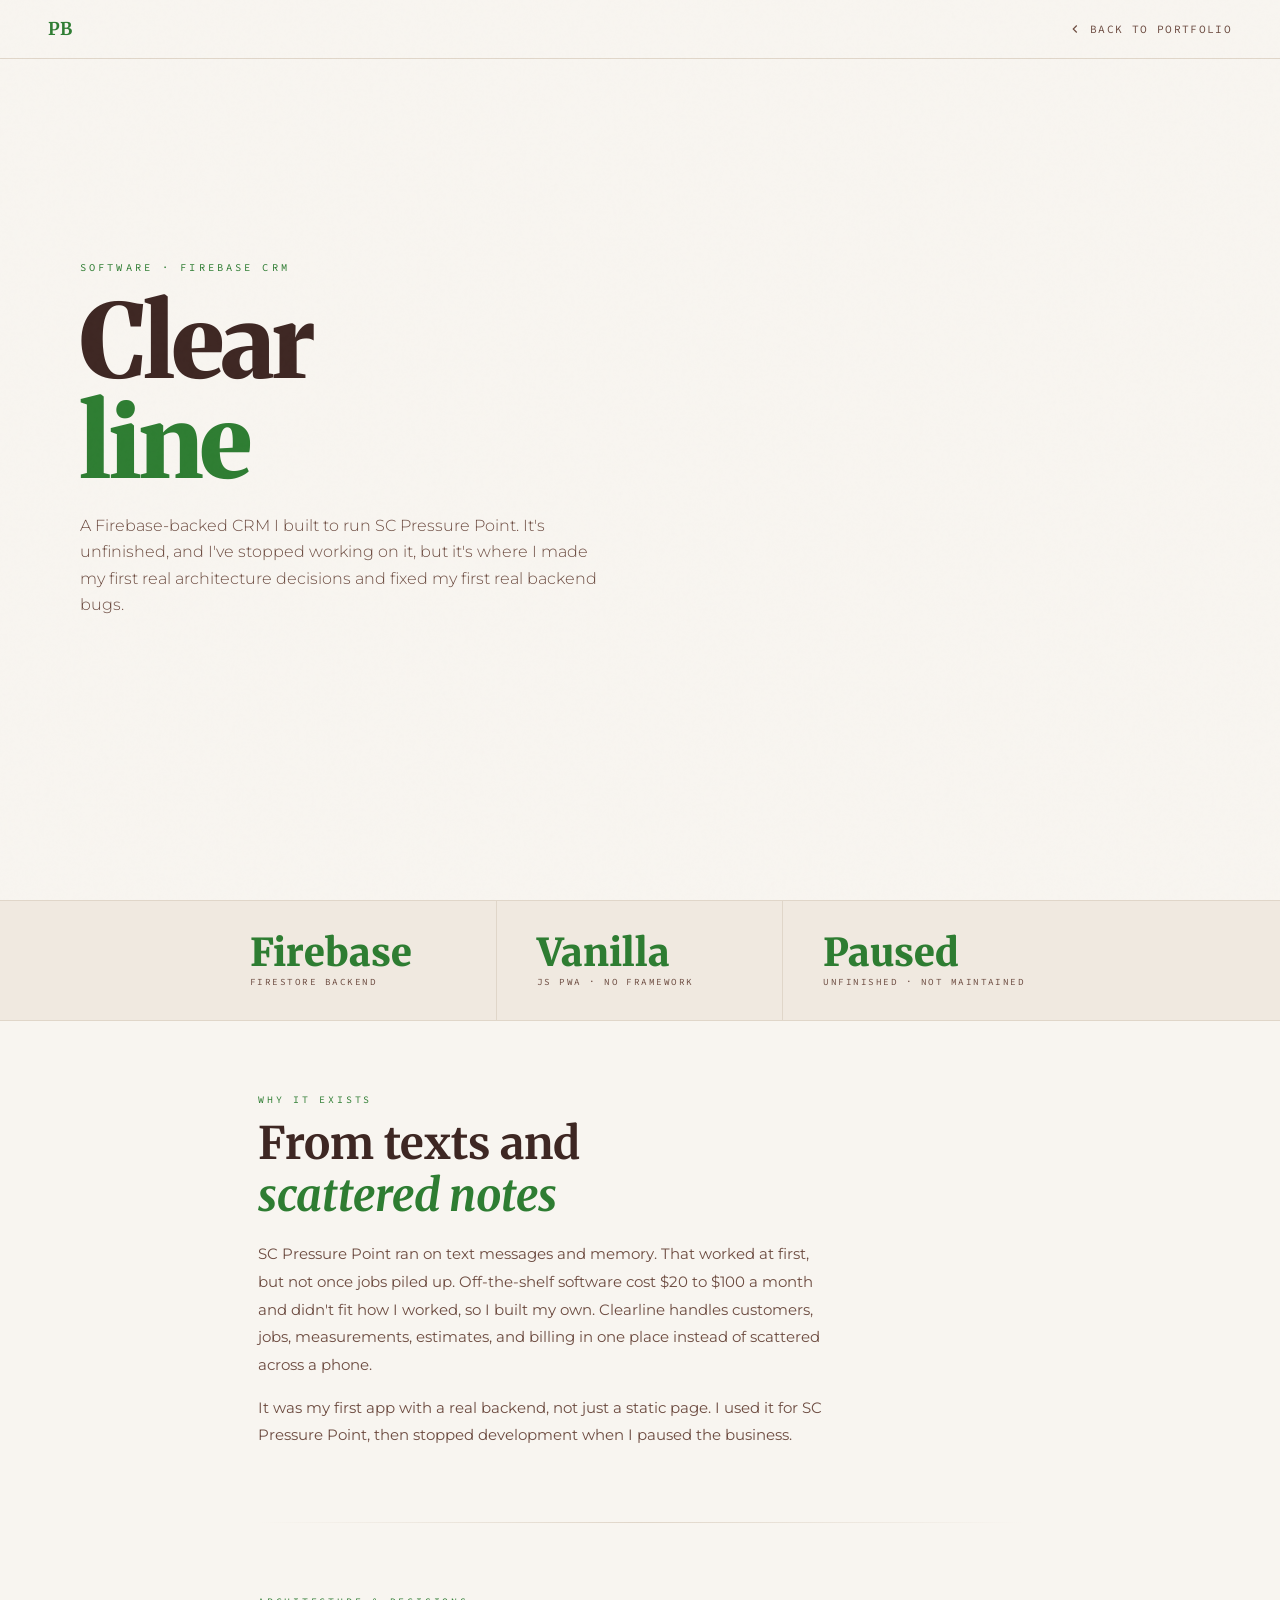
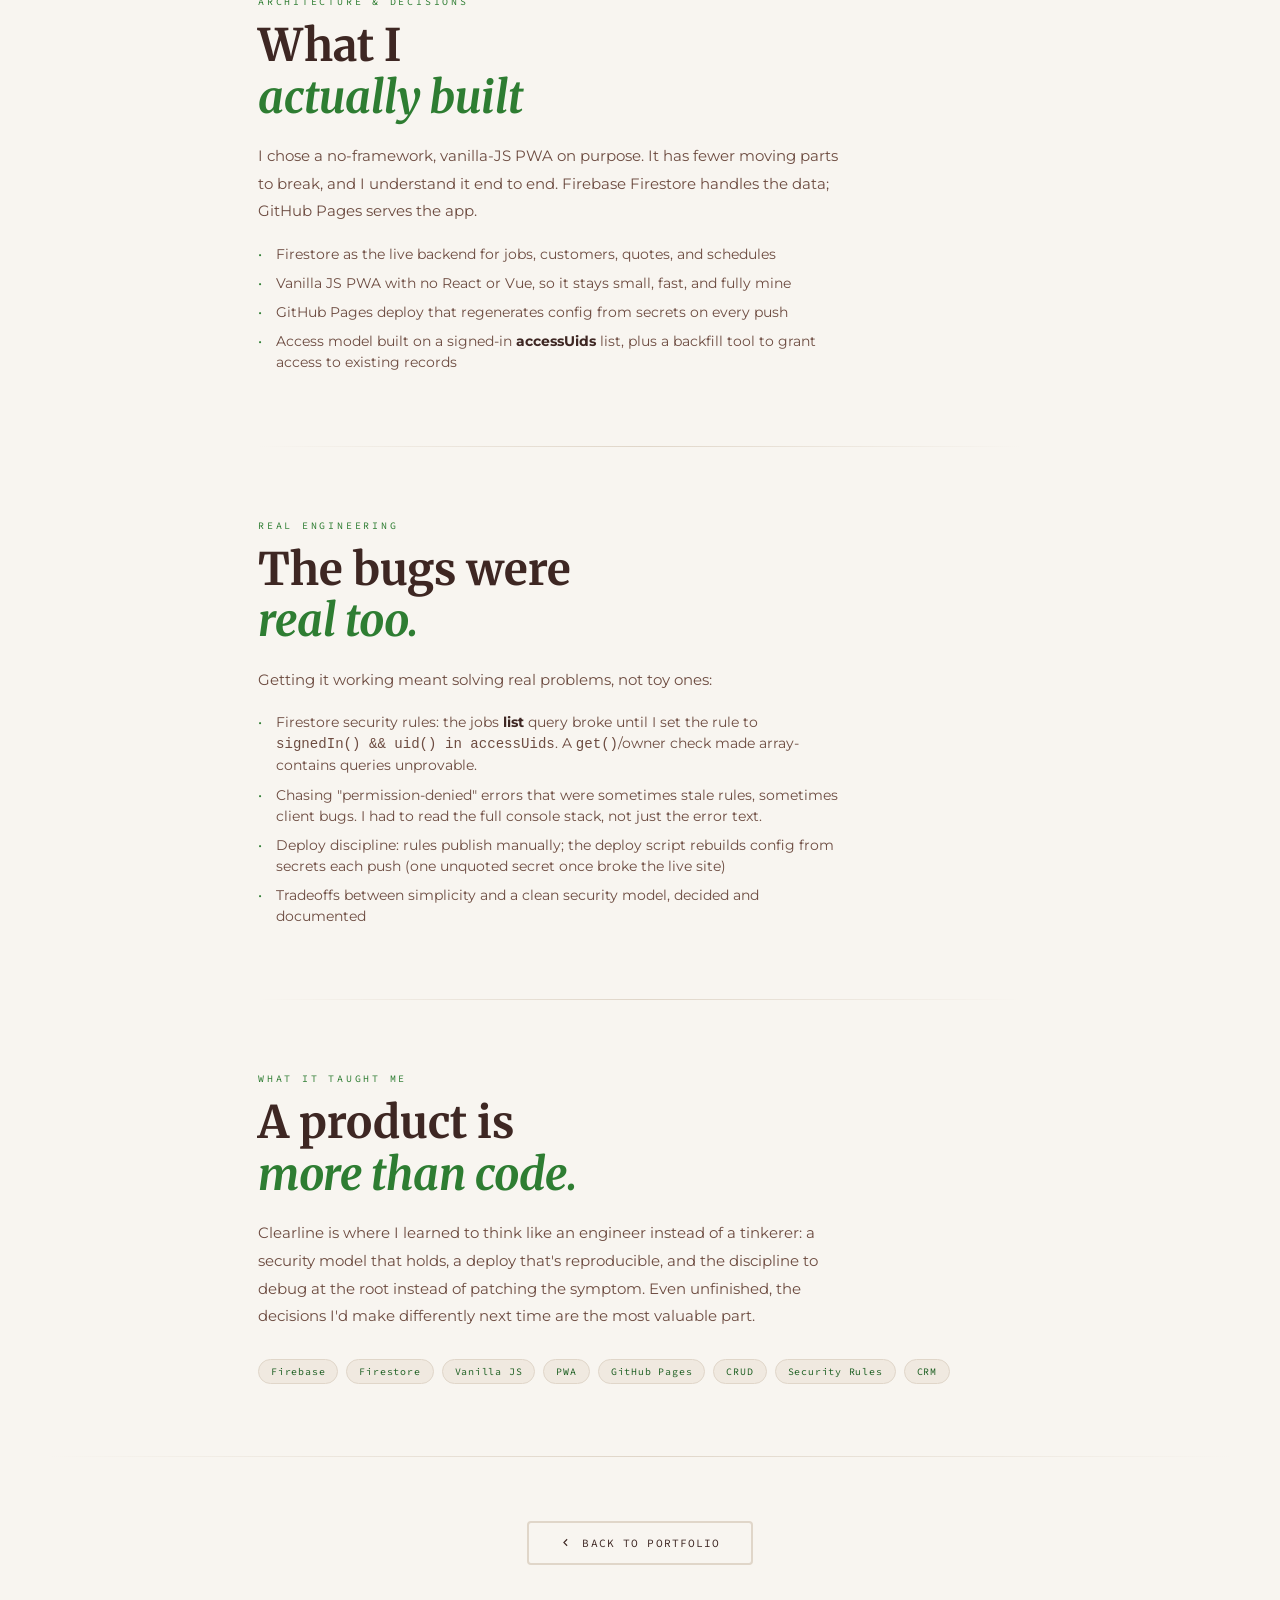
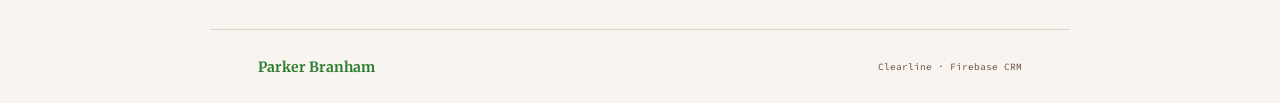
<file: clearline.html>
<!DOCTYPE html>
<html lang="en">
<head>
<meta charset="UTF-8">
<meta name="viewport" content="width=device-width, initial-scale=1.0">
<meta name="description" content="Clearline is a Firebase-backed CRM Parker Branham built for his pressure washing business: auth, data model, security rules, and the bugs he had to fix along the way.">
<link rel="canonical" href="https://www.parkerbranham.com/clearline.html">
<meta name="author" content="Parker Branham">
<meta name="theme-color" content="#2e7d32">
<meta property="og:title" content="Clearline | Parker Branham">
<meta property="og:description" content="A Firebase-backed CRM I built for my pressure washing business, with real architecture and real bug-fixing.">
<meta property="og:image" content="https://www.parkerbranham.com/images/projects/clearline.svg">
<meta property="og:url" content="https://www.parkerbranham.com/clearline.html">
<meta property="og:type" content="article">
<meta property="og:site_name" content="Parker Branham">
<meta property="og:locale" content="en_US">
<meta name="twitter:card" content="summary_large_image">
<link rel="icon" type="image/png" href="images/me/PBLogo.png">
<link rel="apple-touch-icon" href="images/me/PBLogo.png">
<title>Clearline | Parker Branham</title>
<link rel="preconnect" href="https://fonts.googleapis.com">
<link rel="preconnect" href="https://fonts.gstatic.com" crossorigin>
<link href="https://fonts.googleapis.com/css2?family=Merriweather:ital,wght@0,700;0,900;1,400&family=Montserrat:wght@300;400;500;600&family=Source+Code+Pro:wght@400;500;600&display=swap" rel="stylesheet">
<style>
:root{
  --bg:#f8f5f0;--card:#fff;--muted:#f0e9e0;
  --border:#e0d6c9;--primary:#2e7d32;--secondary:#e8f5e9;
  --fg:#3e2723;--sub:#6d4c41;--dim:#1b5e20;
  --font-mono:'Source Code Pro',monospace;
  --font-sans:'Montserrat',sans-serif;
  --font-serif:'Merriweather',serif;
}
*,*::before,*::after{box-sizing:border-box;margin:0;padding:0;}
html{scroll-behavior:smooth;scrollbar-width:none;}
html::-webkit-scrollbar{display:none;}
body{background:var(--bg);color:var(--fg);font-family:var(--font-sans);overflow-x:hidden;}
body::before{content:'';position:fixed;inset:0;background-image:url("data:image/svg+xml,%3Csvg viewBox='0 0 200 200' xmlns='http://www.w3.org/2000/svg'%3E%3Cfilter id='n'%3E%3CfeTurbulence type='fractalNoise' baseFrequency='0.85' numOctaves='4' stitchTiles='stitch'/%3E%3C/filter%3E%3Crect width='100%25' height='100%25' filter='url(%23n)' opacity='0.04'/%3E%3C/svg%3E");pointer-events:none;z-index:9999;opacity:0.4;}

/* NAV */
nav{position:fixed;top:0;left:0;right:0;z-index:1000;padding:18px 48px;display:flex;justify-content:space-between;align-items:center;background:rgba(248,245,240,0.92);backdrop-filter:blur(14px);border-bottom:1px solid var(--border);}
.nav-logo{font-family:var(--font-serif);font-weight:700;font-size:1.1rem;color:var(--primary);text-decoration:none;}
.nav-back{font-family:var(--font-mono);font-size:0.7rem;letter-spacing:0.12em;text-transform:uppercase;color:var(--sub);text-decoration:none;transition:color 0.2s;display:flex;align-items:center;gap:8px;}
.nav-back:hover{color:var(--primary);}
.nav-back svg{width:14px;height:14px;stroke:currentColor;fill:none;stroke-width:2;}

/* HERO */
#hero{
  position:relative;min-height:100vh;
  display:flex;flex-direction:column;
  align-items:flex-start;justify-content:center;
  padding:100px 80px 120px;
  overflow:hidden;
}
.hero-inner{position:relative;z-index:2;max-width:720px;}
.hero-tag{font-family:var(--font-mono);font-size:0.65rem;letter-spacing:0.3em;text-transform:uppercase;color:var(--primary);margin-bottom:18px;display:block;opacity:0;animation:fadeUp 0.6s 0.2s ease forwards;}
.hero-h1{font-family:var(--font-serif);font-size:clamp(3rem,8vw,7rem);font-weight:900;line-height:0.97;color:var(--fg);letter-spacing:-0.03em;opacity:0;animation:fadeUp 0.8s 0.35s ease forwards;}
.hero-h1 em{color:var(--primary);font-style:normal;display:block;}
.hero-sub{font-size:1rem;color:var(--sub);font-weight:300;line-height:1.65;max-width:520px;margin-top:22px;opacity:0;animation:fadeUp 0.6s 0.65s ease forwards;}

/* STATS */
.stats-strip{background:var(--muted);border-top:1px solid var(--border);border-bottom:1px solid var(--border);}
.stats-inner{max-width:860px;margin:0 auto;display:grid;grid-template-columns:repeat(3,1fr);}
.stat-cell{padding:32px 40px;border-right:1px solid var(--border);}
.stat-cell:last-child{border-right:none;}
.stat-n{font-family:var(--font-serif);font-size:2.4rem;font-weight:900;color:var(--primary);line-height:1;}
.stat-lbl{font-family:var(--font-mono);font-size:0.58rem;letter-spacing:0.16em;text-transform:uppercase;color:var(--sub);margin-top:5px;}

/* CONTENT */
.page-wrap{max-width:860px;margin:0 auto;}
.content-sec{padding:72px 48px;}
.sec-label{font-family:var(--font-mono);font-size:0.62rem;letter-spacing:0.28em;text-transform:uppercase;color:var(--primary);margin-bottom:12px;}
.sec-h2{font-family:var(--font-serif);font-size:clamp(1.8rem,4vw,2.8rem);font-weight:700;color:var(--fg);line-height:1.15;margin-bottom:20px;}
.sec-h2 em{color:var(--primary);font-style:italic;}
.prose{font-size:0.92rem;color:var(--sub);line-height:1.88;max-width:580px;}
.prose p{margin-bottom:15px;}
.prose p:last-child{margin-bottom:0;}
.prose strong{color:var(--fg);}

.content-bullets{list-style:none;margin-top:18px;display:flex;flex-direction:column;gap:8px;}
.content-bullets li{font-size:0.88rem;color:var(--sub);padding-left:18px;position:relative;line-height:1.5;}
.content-bullets li::before{content:'•';position:absolute;left:0;color:var(--primary);}

.tags{display:flex;flex-wrap:wrap;gap:8px;margin-top:28px;}
.tag{font-family:var(--font-mono);font-size:0.62rem;letter-spacing:0.08em;padding:5px 12px;border-radius:100px;background:var(--muted);color:var(--dim);border:1px solid var(--border);}

.hr-fancy{border:none;height:1px;background:linear-gradient(90deg,transparent,var(--border),transparent);margin:0 48px;}

.cta{text-align:center;padding:64px 48px;display:flex;gap:14px;justify-content:center;flex-wrap:wrap;}
.btn-primary{display:inline-flex;align-items:center;gap:10px;font-family:var(--font-mono);font-size:0.7rem;letter-spacing:0.1em;text-transform:uppercase;text-decoration:none;padding:13px 30px;border-radius:4px;background:var(--primary);color:#fff;transition:all 0.22s;}
.btn-primary:hover{background:var(--dim);transform:translateY(-2px);}
.btn-primary svg{width:13px;height:13px;stroke:currentColor;fill:none;stroke-width:2.5;transition:transform 0.2s;}
.btn-primary:hover svg{transform:translateX(3px);}
.btn-back{display:inline-flex;align-items:center;gap:10px;font-family:var(--font-mono);font-size:0.7rem;letter-spacing:0.1em;text-transform:uppercase;text-decoration:none;padding:13px 30px;border-radius:4px;border:2px solid var(--border);color:var(--fg);transition:all 0.22s;}
.btn-back:hover{border-color:var(--primary);color:var(--primary);transform:translateY(-2px);}
.btn-back svg{width:13px;height:13px;stroke:currentColor;fill:none;stroke-width:2;transition:transform 0.2s;}
.btn-back:hover svg{transform:translateX(-3px);}

.reveal{opacity:0;transform:translateY(22px);transition:opacity 0.62s ease,transform 0.62s ease;}
.reveal.vis{opacity:1;transform:none;}
.d1{transition-delay:.1s;}.d2{transition-delay:.2s;}.d3{transition-delay:.3s;}.d4{transition-delay:.4s;}

footer{border-top:1px solid var(--border);padding:28px 48px;display:flex;justify-content:space-between;align-items:center;max-width:860px;margin:0 auto;}
.fn{font-family:var(--font-serif);font-size:0.88rem;font-weight:700;color:var(--primary);}
.fc{font-family:var(--font-mono);font-size:0.6rem;color:var(--sub);}

@keyframes fadeUp{to{opacity:1;transform:translateY(0);}}

@media(max-width:680px){
  nav{padding:14px 20px;}
  #hero{padding:100px 24px 100px;align-items:flex-start;}
  .content-sec{padding:52px 20px;}
  .hr-fancy{margin:0 20px;}
  .stats-inner{grid-template-columns:1fr;}
  .stat-cell{border-right:none;border-bottom:1px solid var(--border);}
  .stat-cell:last-child{border-bottom:none;}
  .cta{padding:48px 20px;flex-direction:column;align-items:center;}
  footer{flex-direction:column;gap:10px;text-align:center;padding:24px 20px;}
}
</style>
<script type="application/ld+json">
{
  "@context": "https://schema.org",
  "@graph": [
    {
      "@type": "BreadcrumbList",
      "itemListElement": [
        {
          "@type": "ListItem",
          "position": 1,
          "name": "Parker Branham",
          "item": "https://www.parkerbranham.com/"
        },
        {
          "@type": "ListItem",
          "position": 2,
          "name": "Clearline",
          "item": "https://www.parkerbranham.com/clearline.html"
        }
      ]
    },
    {
      "@type": "SoftwareApplication",
      "name": "Clearline",
      "url": "https://www.parkerbranham.com/clearline.html",
      "description": "A Firebase-backed CRM built from scratch for a pressure washing business, with real architecture and real bug-fixing.",
      "image": "https://www.parkerbranham.com/images/projects/clearline.svg",
      "author": {
        "@id": "https://www.parkerbranham.com/#parker"
      },
      "creator": {
        "@id": "https://www.parkerbranham.com/#parker"
      },
      "applicationCategory": "BusinessApplication",
      "operatingSystem": "Web"
    }
  ]
}
</script>
</head>
<body>

<nav>
  <a href="index.html" class="nav-logo">PB</a>
  <a href="index.html" class="nav-back">
    <svg viewBox="0 0 24 24"><polyline points="15 18 9 12 15 6"/></svg>
    Back to Portfolio
  </a>
</nav>

<section id="hero">
  <div class="hero-inner">
    <span class="hero-tag">Software · Firebase CRM</span>
    <h1 class="hero-h1">Clear<em>line</em></h1>
    <p class="hero-sub">A Firebase-backed CRM I built to run SC Pressure Point. It's unfinished, and I've stopped working on it, but it's where I made my first real architecture decisions and fixed my first real backend bugs.</p>
  </div>
</section>

<!-- STATS -->
<div class="stats-strip">
  <div class="stats-inner">
    <div class="stat-cell reveal d1">
      <div class="stat-n">Firebase</div>
      <div class="stat-lbl">Firestore Backend</div>
    </div>
    <div class="stat-cell reveal d2">
      <div class="stat-n">Vanilla</div>
      <div class="stat-lbl">JS PWA · No Framework</div>
    </div>
    <div class="stat-cell reveal d3">
      <div class="stat-n">Paused</div>
      <div class="stat-lbl">Unfinished · Not Maintained</div>
    </div>
  </div>
</div>

<div class="page-wrap">

  <section class="content-sec reveal">
    <p class="sec-label">Why it exists</p>
    <h2 class="sec-h2">From texts and<br><em>scattered notes</em></h2>
    <div class="prose">
      <p>SC Pressure Point ran on text messages and memory. That worked at first, but not once jobs piled up. Off-the-shelf software cost $20 to $100 a month and didn't fit how I worked, so I built my own. Clearline handles customers, jobs, measurements, estimates, and billing in one place instead of scattered across a phone.</p>
      <p>It was my first app with a real backend, not just a static page. I used it for SC Pressure Point, then stopped development when I paused the business.</p>
    </div>
  </section>

  <hr class="hr-fancy">

  <section class="content-sec reveal">
    <p class="sec-label">Architecture &amp; decisions</p>
    <h2 class="sec-h2">What I<br><em>actually built</em></h2>
    <div class="prose">
      <p>I chose a no-framework, vanilla-JS PWA on purpose. It has fewer moving parts to break, and I understand it end to end. Firebase Firestore handles the data; GitHub Pages serves the app.</p>
      <ul class="content-bullets">
        <li>Firestore as the live backend for jobs, customers, quotes, and schedules</li>
        <li>Vanilla JS PWA with no React or Vue, so it stays small, fast, and fully mine</li>
        <li>GitHub Pages deploy that regenerates config from secrets on every push</li>
        <li>Access model built on a signed-in <strong>accessUids</strong> list, plus a backfill tool to grant access to existing records</li>
      </ul>
    </div>
  </section>

  <hr class="hr-fancy">

  <section class="content-sec reveal">
    <p class="sec-label">Real engineering</p>
    <h2 class="sec-h2">The bugs were<br><em>real too.</em></h2>
    <div class="prose">
      <p>Getting it working meant solving real problems, not toy ones:</p>
      <ul class="content-bullets">
        <li>Firestore security rules: the jobs <strong>list</strong> query broke until I set the rule to <code>signedIn() &amp;&amp; uid() in accessUids</code>. A <code>get()</code>/owner check made array-contains queries unprovable.</li>
        <li>Chasing "permission-denied" errors that were sometimes stale rules, sometimes client bugs. I had to read the full console stack, not just the error text.</li>
        <li>Deploy discipline: rules publish manually; the deploy script rebuilds config from secrets each push (one unquoted secret once broke the live site)</li>
        <li>Tradeoffs between simplicity and a clean security model, decided and documented</li>
      </ul>
    </div>
  </section>

  <hr class="hr-fancy">

  <section class="content-sec reveal">
    <p class="sec-label">What it taught me</p>
    <h2 class="sec-h2">A product is<br><em>more than code.</em></h2>
    <div class="prose">
      <p>Clearline is where I learned to think like an engineer instead of a tinkerer: a security model that holds, a deploy that's reproducible, and the discipline to debug at the root instead of patching the symptom. Even unfinished, the decisions I'd make differently next time are the most valuable part.</p>
    </div>
    <div class="tags reveal">
      <span class="tag">Firebase</span>
      <span class="tag">Firestore</span>
      <span class="tag">Vanilla JS</span>
      <span class="tag">PWA</span>
      <span class="tag">GitHub Pages</span>
      <span class="tag">CRUD</span>
      <span class="tag">Security Rules</span>
      <span class="tag">CRM</span>
    </div>
  </section>

</div>

<hr class="hr-fancy">
<div class="cta">
  <a href="index.html" class="btn-back">
    <svg viewBox="0 0 24 24"><polyline points="15 18 9 12 15 6"/></svg>
    Back to Portfolio
  </a>
</div>
<footer>
  <div class="fn">Parker Branham</div>
  <div class="fc">Clearline · Firebase CRM</div>
</footer>

<script>
const obs=new IntersectionObserver(e=>{e.forEach(en=>{if(en.isIntersecting){en.target.classList.add('vis');obs.unobserve(en.target);}});},{threshold:0.1});
document.querySelectorAll('.reveal').forEach(el=>obs.observe(el));
</script>
</body>
</html>
</file>
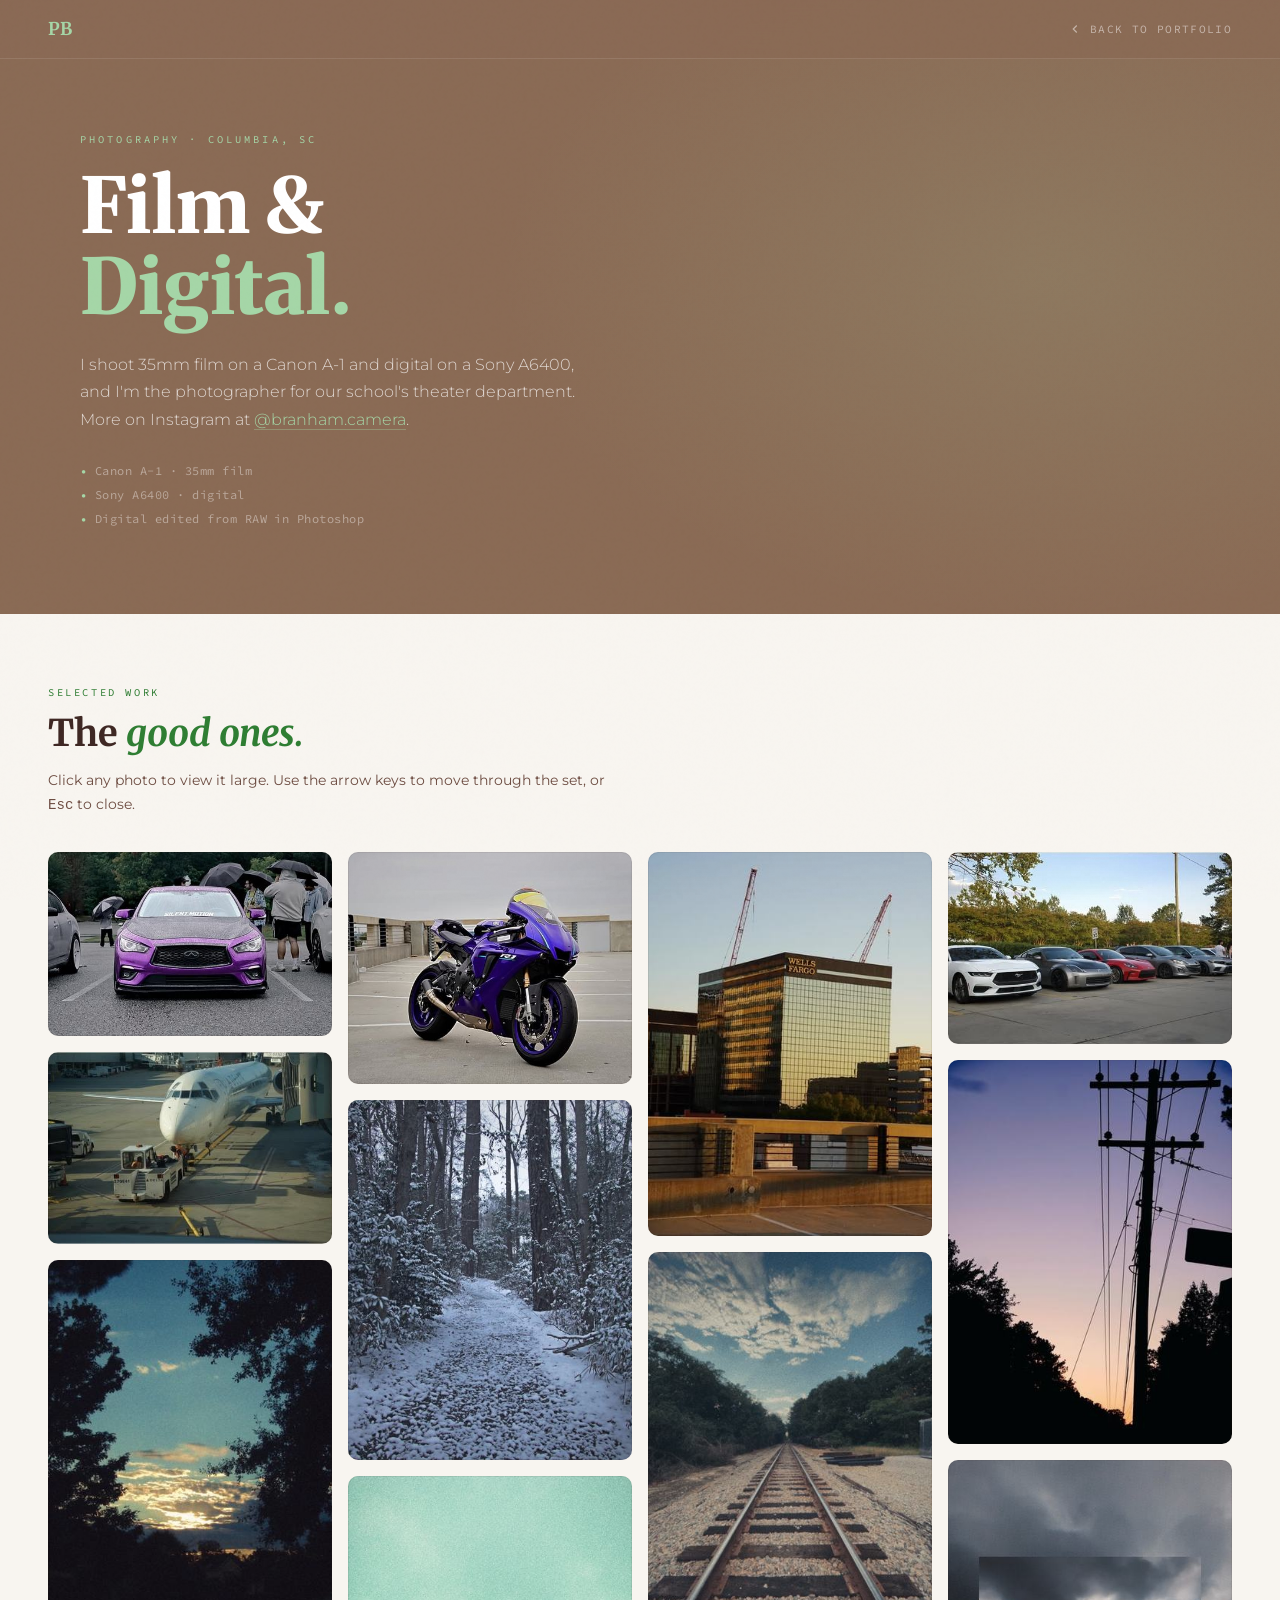
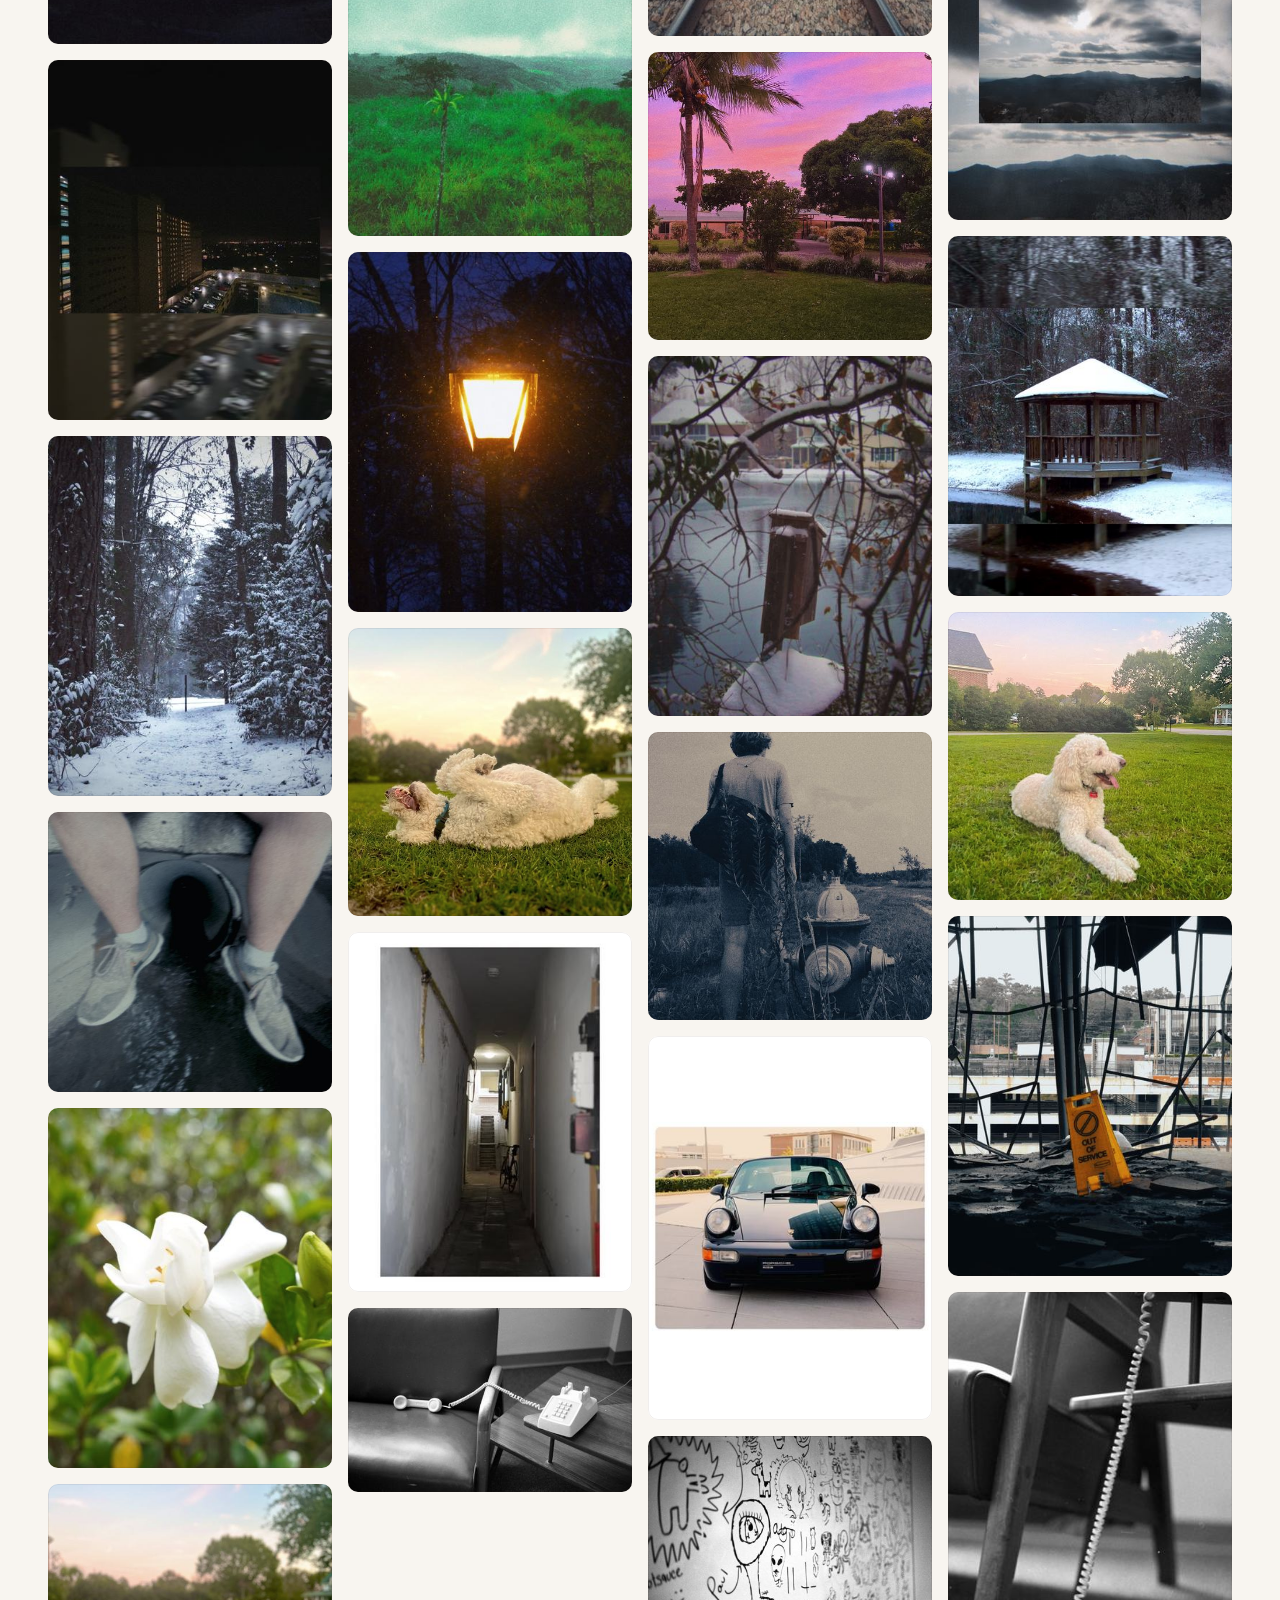
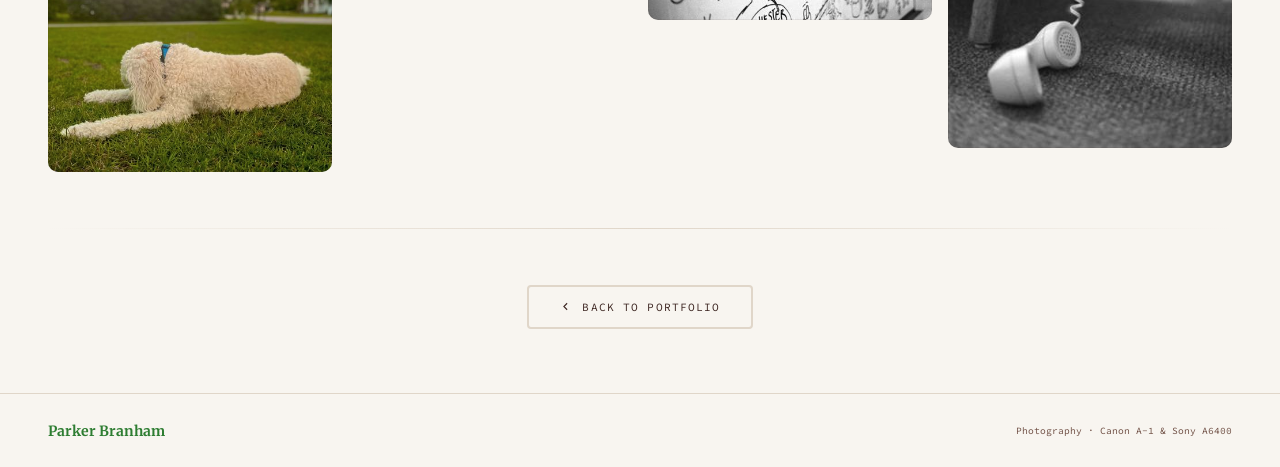
<file: photography.html>
<!DOCTYPE html>
<html lang="en">
<head>
<meta charset="UTF-8">
<meta name="viewport" content="width=device-width, initial-scale=1.0">
<link rel="canonical" href="https://www.parkerbranham.com/photography.html">
<meta name="author" content="Parker Branham">
<meta name="theme-color" content="#2e7d32">
<meta name="description" content="Photography by Parker Branham, shot on a Canon A-1 and Sony A6400, RAW edited in Photoshop. Columbia, SC.">
<meta property="og:title" content="Photography | Parker Branham">
<meta property="og:description" content="Film &amp; digital. Canon A-1 and Sony A6400, RAW edited in Photoshop.">
<meta property="og:image" content="https://www.parkerbranham.com/images/photography/large/snowypath.JPG">
<meta property="og:url" content="https://www.parkerbranham.com/photography.html">
<meta property="og:type" content="article">
<meta property="og:site_name" content="Parker Branham">
<meta property="og:locale" content="en_US">
<meta name="twitter:card" content="summary_large_image">
<link rel="icon" type="image/png" href="images/me/PBLogo.png">
<link rel="apple-touch-icon" href="images/me/PBLogo.png">
<title>Photography | Parker Branham</title>
<link rel="preconnect" href="https://fonts.googleapis.com">
<link rel="preconnect" href="https://fonts.gstatic.com" crossorigin>
<link href="https://fonts.googleapis.com/css2?family=Merriweather:ital,wght@0,700;0,900;1,400&family=Montserrat:wght@300;400;500;600&family=Source+Code+Pro:wght@400;500;600&display=swap" rel="stylesheet">
<style>
:root{
  --bg:#f8f5f0;--muted:#f0e9e0;
  --border:#e0d6c9;--primary:#2e7d32;
  --fg:#3e2723;--sub:#6d4c41;--dim:#1b5e20;
  --dark:#8a6a54;
  --dark-sub:rgba(255,255,255,0.72);--dark-accent:#a5d6a7;
  --font-mono:'Source Code Pro',monospace;
  --font-sans:'Montserrat',sans-serif;
  --font-serif:'Merriweather',serif;
}
*,*::before,*::after{box-sizing:border-box;margin:0;padding:0;}
html{scroll-behavior:smooth;scrollbar-width:none;}
html::-webkit-scrollbar{display:none;}
body{background:var(--bg);color:var(--fg);font-family:var(--font-sans);overflow-x:hidden;}
body::before{content:'';position:fixed;inset:0;background-image:url("data:image/svg+xml,%3Csvg viewBox='0 0 200 200' xmlns='http://www.w3.org/2000/svg'%3E%3Cfilter id='n'%3E%3CfeTurbulence type='fractalNoise' baseFrequency='0.85' numOctaves='4' stitchTiles='stitch'/%3E%3C/filter%3E%3Crect width='100%25' height='100%25' filter='url(%23n)' opacity='0.04'/%3E%3C/svg%3E");pointer-events:none;z-index:9999;opacity:0.4;}
body.lb-open{overflow:hidden;}

/* PROGRESS */
#prog{position:fixed;top:0;left:0;height:3px;width:0%;background:linear-gradient(90deg,var(--primary),#81c784);z-index:10000;box-shadow:0 0 8px rgba(46,125,50,0.4);}

/* NAV */
nav{position:fixed;top:0;left:0;right:0;z-index:1000;padding:18px 48px;display:flex;justify-content:space-between;align-items:center;background:rgba(138,106,84,0.93);backdrop-filter:blur(16px);border-bottom:1px solid rgba(255,255,255,0.1);}
.nav-logo{font-family:var(--font-serif);font-weight:700;font-size:1.1rem;color:var(--dark-accent);text-decoration:none;transition:opacity 0.2s;}
.nav-logo:hover{opacity:0.7;}
.nav-back{font-family:var(--font-mono);font-size:0.7rem;letter-spacing:0.12em;text-transform:uppercase;color:rgba(255,255,255,0.5);text-decoration:none;transition:color 0.2s;display:flex;align-items:center;gap:8px;}
.nav-back:hover{color:var(--dark-accent);}
.nav-back svg{width:14px;height:14px;stroke:currentColor;fill:none;stroke-width:2;transition:transform 0.22s;}
.nav-back:hover svg{transform:translateX(-4px);}

/* HERO */
#hero{background:var(--dark);min-height:62vh;display:flex;align-items:center;padding-top:57px;position:relative;overflow:hidden;}
#hero::after{content:'';position:absolute;inset:0;background:
  radial-gradient(ellipse 70% 90% at 82% 45%, rgba(165,214,167,0.13), transparent 62%);
  pointer-events:none;}
.hero-inner{padding:76px 80px 88px;position:relative;z-index:2;max-width:720px;}
.hero-eyebrow{font-family:var(--font-mono);font-size:0.65rem;letter-spacing:0.3em;text-transform:uppercase;color:var(--dark-accent);margin-bottom:20px;display:block;opacity:0;animation:fadeUp 0.6s 0.2s ease forwards;}
.hero-h1{font-family:var(--font-serif);font-size:clamp(2.8rem,6vw,5rem);font-weight:900;line-height:1.05;color:#fff;margin-bottom:24px;opacity:0;animation:fadeUp 0.7s 0.4s ease forwards;}
.hero-h1 em{color:var(--dark-accent);font-style:normal;}
.hero-p{font-size:1rem;color:var(--dark-sub);line-height:1.7;font-weight:300;max-width:520px;margin-bottom:30px;opacity:0;animation:fadeUp 0.6s 0.6s ease forwards;}
.hero-p a{color:var(--dark-accent);text-decoration:none;border-bottom:1px solid rgba(165,214,167,0.35);transition:border-color 0.2s;}
.hero-p a:hover{border-color:var(--dark-accent);}
.hero-bullets{list-style:none;display:flex;flex-direction:column;gap:9px;opacity:0;animation:fadeUp 0.6s 0.8s ease forwards;}
.hero-bullets li{font-family:var(--font-mono);font-size:0.75rem;color:rgba(255,255,255,0.42);letter-spacing:0.04em;transition:color 0.2s;cursor:default;}
.hero-bullets li::before{content:'• ';color:var(--dark-accent);}
.hero-bullets li:hover{color:rgba(255,255,255,0.85);}

/* GALLERY */
.gal-sec{padding:72px 48px 40px;max-width:1320px;margin:0 auto;}
.sec-label{font-family:var(--font-mono);font-size:0.65rem;letter-spacing:0.25em;text-transform:uppercase;color:var(--primary);margin-bottom:12px;}
.sec-h2{font-family:var(--font-serif);font-size:clamp(1.6rem,3.5vw,2.3rem);font-weight:700;color:var(--fg);line-height:1.2;margin-bottom:14px;}
.sec-h2 em{color:var(--primary);font-style:italic;}
.sec-note{font-size:0.88rem;color:var(--sub);line-height:1.7;max-width:560px;}

/* album filter — only rendered when photos declare an `album` */
.filters{display:flex;flex-wrap:wrap;gap:8px;margin-top:26px;}
.filters:empty{display:none;}
.chip{font-family:var(--font-mono);font-size:0.66rem;letter-spacing:0.1em;text-transform:uppercase;padding:7px 15px;border-radius:100px;background:var(--muted);color:var(--sub);border:1px solid var(--border);cursor:pointer;transition:all 0.2s;}
.chip:hover{border-color:var(--primary);color:var(--primary);transform:translateY(-2px);}
.chip[aria-pressed="true"]{background:var(--primary);color:#fff;border-color:var(--primary);}

/* masonry grid — row spans computed from each photo's real aspect ratio */
.grid{display:grid;grid-template-columns:repeat(auto-fill,minmax(250px,1fr));grid-auto-rows:8px;gap:0 16px;margin-top:34px;}
.tile{grid-row-end:span 30;padding:0;border:none;background:none;cursor:zoom-in;display:block;position:relative;
  border-radius:10px;overflow:hidden;margin-bottom:16px;font:inherit;color:inherit;
  opacity:0;transform:translateY(18px);transition:opacity .55s ease,transform .55s ease;}
.tile.vis{opacity:1;transform:none;}
.tile img{width:100%;height:100%;object-fit:cover;display:block;background:var(--muted);
  transition:transform .5s ease,filter .4s ease;filter:saturate(0.9);}
.tile:hover img{transform:scale(1.045);filter:saturate(1.1);}
.tile::after{content:'';position:absolute;inset:0;border:1px solid rgba(62,39,35,0.08);border-radius:10px;pointer-events:none;}
.tile:focus-visible{outline:3px solid var(--primary);outline-offset:3px;}

/* LIGHTBOX */
.lb{position:fixed;inset:0;z-index:10001;background:rgba(28,18,15,0.965);backdrop-filter:blur(8px);
  display:flex;align-items:center;justify-content:center;
  opacity:0;visibility:hidden;transition:opacity .28s ease,visibility .28s;}
.lb.open{opacity:1;visibility:visible;}
.lb-stage{position:relative;width:100%;height:100%;display:flex;align-items:center;justify-content:center;padding:64px 88px;}
.lb-img{max-width:100%;max-height:100%;object-fit:contain;display:block;border-radius:3px;
  box-shadow:0 24px 70px rgba(0,0,0,0.55);opacity:0;transition:opacity .3s ease;}
.lb-img.ready{opacity:1;}
.lb-spin{position:absolute;width:30px;height:30px;border:2px solid rgba(255,255,255,0.2);
  border-top-color:var(--dark-accent);border-radius:50%;animation:spin .8s linear infinite;}
.lb-spin[hidden]{display:none;}
@keyframes spin{to{transform:rotate(360deg);}}

.lb-btn{position:absolute;background:rgba(255,255,255,0.07);border:1px solid rgba(255,255,255,0.16);
  color:#fff;cursor:pointer;border-radius:50%;width:46px;height:46px;display:flex;align-items:center;
  justify-content:center;transition:background .2s,border-color .2s,transform .2s;}
.lb-btn:hover{background:rgba(165,214,167,0.22);border-color:var(--dark-accent);}
.lb-btn:focus-visible{outline:2px solid var(--dark-accent);outline-offset:3px;}
.lb-btn svg{width:20px;height:20px;stroke:currentColor;fill:none;stroke-width:2;}
.lb-prev{left:24px;top:50%;transform:translateY(-50%);}
.lb-next{right:24px;top:50%;transform:translateY(-50%);}
.lb-prev:hover{transform:translateY(-50%) translateX(-3px);}
.lb-next:hover{transform:translateY(-50%) translateX(3px);}
.lb-close{top:22px;right:24px;}
.lb-close:hover{transform:rotate(90deg);}

.lb-meta{position:absolute;left:0;right:0;bottom:20px;display:flex;justify-content:center;
  align-items:center;gap:16px;flex-wrap:wrap;padding:0 24px;pointer-events:none;}
.lb-cap{font-family:var(--font-mono);font-size:0.68rem;letter-spacing:0.12em;text-transform:uppercase;
  color:rgba(255,255,255,0.78);text-align:center;}
.lb-count{font-family:var(--font-mono);font-size:0.62rem;letter-spacing:0.14em;color:var(--dark-accent);}
.lb-hint{position:absolute;top:26px;left:28px;font-family:var(--font-mono);font-size:0.58rem;
  letter-spacing:0.14em;text-transform:uppercase;color:rgba(255,255,255,0.3);}

.hr-fancy{border:none;height:1px;background:linear-gradient(90deg,transparent,var(--border),transparent);margin:0 48px;}

/* CTA + FOOTER */
.cta{text-align:center;padding:56px 48px 64px;}
.btn-back{display:inline-flex;align-items:center;gap:10px;font-family:var(--font-mono);font-size:0.7rem;letter-spacing:0.1em;text-transform:uppercase;text-decoration:none;padding:13px 30px;border-radius:4px;border:2px solid var(--border);color:var(--fg);transition:all 0.22s;}
.btn-back:hover{border-color:var(--primary);color:var(--primary);transform:translateY(-2px);}
.btn-back svg{width:13px;height:13px;stroke:currentColor;fill:none;stroke-width:2;transition:transform 0.2s;}
.btn-back:hover svg{transform:translateX(-4px);}
footer{border-top:1px solid var(--border);padding:28px 48px;display:flex;justify-content:space-between;align-items:center;max-width:1320px;margin:0 auto;}
.fn{font-family:var(--font-serif);font-size:0.88rem;font-weight:700;color:var(--primary);}
.fc{font-family:var(--font-mono);font-size:0.6rem;color:var(--sub);}

@keyframes fadeUp{to{opacity:1;transform:translateY(0);}}

@media(max-width:768px){
  nav{padding:14px 20px;}
  #hero{min-height:auto;padding-top:70px;}
  .hero-inner{padding:56px 24px 66px;}
  .gal-sec{padding:52px 20px 30px;}
  .grid{grid-template-columns:repeat(auto-fill,minmax(150px,1fr));gap:0 10px;}
  .tile{margin-bottom:10px;}
  .hr-fancy{margin:0 20px;}
  .lb-stage{padding:56px 12px 76px;}
  .lb-prev{left:10px;}.lb-next{right:10px;}
  .lb-btn{width:40px;height:40px;}
  .lb-hint{display:none;}
  .cta{padding:44px 20px 52px;}
  footer{flex-direction:column;gap:10px;text-align:center;padding:24px 20px;}
}

@media(prefers-reduced-motion:reduce){
  html{scroll-behavior:auto;}
  .tile{opacity:1;transform:none;transition:none;}
  .tile:hover img{transform:none;}
  .lb,.lb-img{transition:none;}
  .lb-spin{animation:none;}
}
</style>
<link rel="stylesheet" href="css/easter-eggs.css">
<script type="application/ld+json">
{
  "@context": "https://schema.org",
  "@graph": [
    {
      "@type": "BreadcrumbList",
      "itemListElement": [
        {
          "@type": "ListItem",
          "position": 1,
          "name": "Parker Branham",
          "item": "https://www.parkerbranham.com/"
        },
        {
          "@type": "ListItem",
          "position": 2,
          "name": "Photography",
          "item": "https://www.parkerbranham.com/photography.html"
        }
      ]
    },
    {
      "@type": "CollectionPage",
      "name": "Photography | Parker Branham",
      "url": "https://www.parkerbranham.com/photography.html",
      "description": "Film and digital photography by Parker Branham, shot on a Canon A-1 and Sony A6400, RAW edited in Photoshop.",
      "image": "https://www.parkerbranham.com/images/photography/large/snowypath.JPG",
      "author": {
        "@id": "https://www.parkerbranham.com/#parker"
      },
      "creator": {
        "@id": "https://www.parkerbranham.com/#parker"
      }
    }
  ]
}
</script>
</head>
<body>
<div id="prog"></div>

<nav>
  <a href="index.html" class="nav-logo">PB</a>
  <a href="index.html" class="nav-back">
    <svg viewBox="0 0 24 24"><polyline points="15 18 9 12 15 6"/></svg>
    Back to Portfolio
  </a>
</nav>

<!-- HERO -->
<section id="hero">
  <div class="hero-inner">
    <span class="hero-eyebrow">Photography · Columbia, SC</span>
    <h1 class="hero-h1">Film &amp;<br><em>Digital.</em></h1>
    <p class="hero-p">I shoot 35mm film on a Canon A-1 and digital on a Sony A6400, and I'm the photographer for our school's theater department. More on Instagram at
      <a href="https://instagram.com/branham.camera" target="_blank" rel="noopener noreferrer">@branham.camera</a>.</p>
    <ul class="hero-bullets">
      <li>Canon A-1 · 35mm film</li>
      <li>Sony A6400 · digital</li>
      <li>Digital edited from RAW in Photoshop</li>
    </ul>
  </div>
</section>

<section class="gal-sec">
  <p class="sec-label">Selected work</p>
  <h2 class="sec-h2">The <em>good ones.</em></h2>
  <p class="sec-note">Click any photo to view it large. Use the arrow keys to move through the
    set, or <kbd>Esc</kbd> to close.</p>

  <div class="filters" id="filters"></div>
  <div class="grid" id="grid"></div>
</section>

<hr class="hr-fancy">
<div class="cta">
  <a href="index.html" class="btn-back">
    <svg viewBox="0 0 24 24"><polyline points="15 18 9 12 15 6"/></svg>
    Back to Portfolio
  </a>
</div>
<footer>
  <div class="fn">Parker Branham</div>
  <div class="fc">Photography · Canon A-1 &amp; Sony A6400</div>
</footer>

<!-- LIGHTBOX -->
<div class="lb" id="lb" role="dialog" aria-modal="true" aria-label="Photo viewer" aria-hidden="true">
  <div class="lb-stage">
    <div class="lb-spin" id="lbSpin"></div>
    <img class="lb-img" id="lbImg" alt="">
  </div>
  <span class="lb-hint">← → to browse · Esc to close</span>
  <button class="lb-btn lb-close" id="lbClose" aria-label="Close viewer">
    <svg viewBox="0 0 24 24"><line x1="18" y1="6" x2="6" y2="18"/><line x1="6" y1="6" x2="18" y2="18"/></svg>
  </button>
  <button class="lb-btn lb-prev" id="lbPrev" aria-label="Previous photo">
    <svg viewBox="0 0 24 24"><polyline points="15 18 9 12 15 6"/></svg>
  </button>
  <button class="lb-btn lb-next" id="lbNext" aria-label="Next photo">
    <svg viewBox="0 0 24 24"><polyline points="9 18 15 12 9 6"/></svg>
  </button>
  <div class="lb-meta">
    <span class="lb-cap" id="lbCap"></span>
    <span class="lb-count" id="lbCount"></span>
  </div>
</div>

<script>
/* ─────────────────────────────────────────────────────────────
   THE PHOTO LIST — this is the only part you edit.

   To remove a photo from the site: delete its line.
   To reorder: move its line.
   To group into albums/folders: add  album:'Snow'  to a photo.
     As soon as ANY photo has an album, filter chips appear
     automatically at the top of the grid. Nothing else to change.

   w/h are the large-version pixel dimensions — they reserve the
   right amount of grid space so the page doesn't jump while
   thumbnails load. If you swap a photo, update them to match.
   ───────────────────────────────────────────────────────────── */
const PHOTOS = [
  {file:'purple-infiniti.jpg',     alt:'Purple Infiniti sedan at a rainy car meet',               w:640 , h:413 },
  {file:'purple-motorcycle.jpg',   alt:'Purple sport motorcycle on a parking deck',               w:640 , h:511 },
  {file:'wells-fargo-tower.jpg',   alt:'Wells Fargo tower in golden light with cranes behind it', w:480 , h:640 },
  {file:'car-lineup.jpg',          alt:'Row of sports cars parked under trees',                   w:480 , h:321 },
  {file:'airplane-gate.jpg',       alt:'Jet being pushed back from the gate by a tug',            w:464 , h:310 },
  {file:'powerlines-dusk.jpg',     alt:'Power lines silhouetted against a purple dusk sky',       w:474 , h:640 },
  {file:'snowypath.JPG',            alt:'Snowy path',                                    w:1280, h:1600},
  {file:'railroad.jpg',             alt:'Railroad tracks',                               w:1199, h:1600},
  {file:'sunset.jpg',               alt:'Sunset',                                        w:1195, h:1600},
  {file:'mountains.JPG',            alt:'Mountains',                                     w:1280, h:1600},
  {file:'coastaricagreen.jpg',      alt:'Costa Rica greenery',                           w:1280, h:1600},
  {file:'coastaricapurple.jpg',     alt:'Costa Rica purple flowers',                     w:1590, h:1571},
  {file:'building.JPG',             alt:'Building architecture',                         w:1280, h:1600},
  {file:'bungalo.JPG',              alt:'Bungalow',                                      w:1280, h:1600},
  {file:'snowlightpost.JPG',        alt:'Snowy light post',                              w:1280, h:1600},
  {file:'snowybirdfeeder.JPG',      alt:'Snowy bird feeder',                             w:1280, h:1600},
  {file:'snowyexitpath.JPG',        alt:'Snowy exit path',                               w:1280, h:1600},
  {file:'doglookingforward.jpg',    alt:'Dog looking forward',                           w:1600, h:1600},
  {file:'dogupsidedown.jpg',        alt:'Dog upside down',                               w:1600, h:1600},
  {file:'guynexttofirehydrant.jpg', alt:'Person next to a fire hydrant',                 w:1600, h:1579},
  {file:'feetoverwell.jpg',         alt:'Feet over a well',                              w:1600, h:1575},
  {file:'outoforder.JPG',           alt:'Out of order sign',                             w:1280, h:1600},
  {file:'dim-hallway.jpg',          alt:'Dim hallway with arched exit and bicycle',      w:480,  h:600 },
  {file:'porsche-museum.jpg',       alt:'Classic dark Porsche at the Porsche Museum',    w:720,  h:960 },
  {file:'white-flower.jpg',         alt:'White flower macro with soft green bokeh',      w:819,  h:1024},
  {file:'phoneonfloor.jpg',         alt:'Phone on floor',                                w:1011, h:1600},
  {file:'phoneoncouch.jpg',         alt:'Phone on couch',                                w:1600, h:1021},
  {file:'whiteboard.jpg',           alt:'Whiteboard',                                    w:1600, h:1011},
  {file:'IMG_1908.jpg',             alt:'Cream doodle lying in the grass at dusk',       w:1600, h:1600},
];

const THUMB = 'images/photography/thumb/';
const LARGE = 'images/photography/large/';

const grid    = document.getElementById('grid');
const filters = document.getElementById('filters');

/* Masonry row spans. grid-auto-rows is 8px and the gap is 16px, so a tile
   whose rendered height is H occupies ceil((H + 16) / (8 + 0)) rows. We use
   the column width at layout time to convert the aspect ratio into pixels. */
const ROW = 8, GAP = 16;
function span(tile, photo){
  const w = tile.getBoundingClientRect().width;
  if(!w) return;
  const h = w * (photo.h / photo.w);
  tile.style.gridRowEnd = 'span ' + Math.ceil((h + GAP) / ROW);
}

let view = PHOTOS;          // what's currently displayed (after filtering)
let idx  = 0;               // index into `view` while the lightbox is open

function build(list){
  view = list;
  grid.innerHTML = '';
  list.forEach((p, i) => {
    const b = document.createElement('button');
    b.className = 'tile';
    b.type = 'button';
    b.setAttribute('aria-label', `View ${p.alt} larger`);
    b.innerHTML =
      `<img src="${THUMB}${p.file}" alt="${p.alt}" width="${p.w}" height="${p.h}" loading="lazy" decoding="async">`;
    b.addEventListener('click', () => openLightbox(i));
    grid.appendChild(b);
    span(b, p);
    requestAnimationFrame(() => setTimeout(() => b.classList.add('vis'), Math.min(i, 12) * 45));
  });
}

/* Album chips — rendered only if at least one photo declares an album. */
const albums = [...new Set(PHOTOS.map(p => p.album).filter(Boolean))];
if(albums.length){
  const mk = (label, val) => {
    const c = document.createElement('button');
    c.className = 'chip';
    c.type = 'button';
    c.textContent = label;
    c.setAttribute('aria-pressed', val === null ? 'true' : 'false');
    c.addEventListener('click', () => {
      [...filters.children].forEach(x => x.setAttribute('aria-pressed', 'false'));
      c.setAttribute('aria-pressed', 'true');
      build(val === null ? PHOTOS : PHOTOS.filter(p => p.album === val));
    });
    return c;
  };
  filters.appendChild(mk('All', null));
  albums.forEach(a => filters.appendChild(mk(a, a)));
}

build(PHOTOS);
addEventListener('resize', () => {
  [...grid.children].forEach((t, i) => span(t, view[i]));
}, {passive:true});

/* ── LIGHTBOX ── */
const lb     = document.getElementById('lb');
const lbImg  = document.getElementById('lbImg');
const lbCap  = document.getElementById('lbCap');
const lbCnt  = document.getElementById('lbCount');
const lbSpin = document.getElementById('lbSpin');
let lastFocus = null;

function show(i){
  idx = (i + view.length) % view.length;
  const p = view[idx];
  lbImg.classList.remove('ready');
  lbSpin.hidden = false;
  lbImg.src = LARGE + p.file;
  lbImg.alt = p.alt;
  lbCap.textContent = p.alt;
  lbCnt.textContent = `${idx + 1} / ${view.length}`;
  // Preload the neighbours so arrowing through feels instant.
  [idx + 1, idx - 1].forEach(n => {
    const q = view[(n + view.length) % view.length];
    if(q) new Image().src = LARGE + q.file;
  });
}
lbImg.addEventListener('load', () => { lbImg.classList.add('ready'); lbSpin.hidden = true; });
lbImg.addEventListener('error', () => { lbSpin.hidden = true; });

/* Named openLightbox/closeLightbox, not open/close — bare `function open(){}` at
   global scope overwrites window.open and breaks the easter-egg scripts. */
function openLightbox(i){
  lastFocus = document.activeElement;
  lb.classList.add('open');
  lb.setAttribute('aria-hidden', 'false');
  document.body.classList.add('lb-open');
  show(i);
  document.getElementById('lbClose').focus();
}
function closeLightbox(){
  lb.classList.remove('open');
  lb.setAttribute('aria-hidden', 'true');
  document.body.classList.remove('lb-open');
  lbImg.src = '';
  if(lastFocus) lastFocus.focus();
}

document.getElementById('lbClose').addEventListener('click', closeLightbox);
document.getElementById('lbPrev').addEventListener('click', () => show(idx - 1));
document.getElementById('lbNext').addEventListener('click', () => show(idx + 1));
// Click the backdrop or the empty area around the photo to dismiss.
lb.addEventListener('click', e => {
  if(e.target === lb || e.target.classList.contains('lb-stage')) closeLightbox();
});

addEventListener('keydown', e => {
  if(!lb.classList.contains('open')) return;
  if(e.key === 'Escape')     { closeLightbox(); }
  if(e.key === 'ArrowRight') { e.preventDefault(); show(idx + 1); }
  if(e.key === 'ArrowLeft')  { e.preventDefault(); show(idx - 1); }
  if(e.key === 'Tab'){
    // Keep focus inside the dialog while it's open.
    const f = lb.querySelectorAll('button');
    const first = f[0], last = f[f.length - 1];
    if(e.shiftKey && document.activeElement === first){ e.preventDefault(); last.focus(); }
    else if(!e.shiftKey && document.activeElement === last){ e.preventDefault(); first.focus(); }
  }
});

/* Swipe on touch devices */
let tx = 0, ty = 0;
lb.addEventListener('touchstart', e => { tx = e.changedTouches[0].clientX; ty = e.changedTouches[0].clientY; }, {passive:true});
lb.addEventListener('touchend', e => {
  const dx = e.changedTouches[0].clientX - tx;
  const dy = e.changedTouches[0].clientY - ty;
  if(Math.abs(dx) > 55 && Math.abs(dx) > Math.abs(dy)) show(idx + (dx < 0 ? 1 : -1));
}, {passive:true});

/* Progress bar */
addEventListener('scroll', () => {
  const p = scrollY / (document.documentElement.scrollHeight - innerHeight);
  document.getElementById('prog').style.width = (p * 100) + '%';
}, {passive:true});
</script>
<script src="js/easter-eggs.js"></script>
<script src="js/easter-eggs-hack.js"></script>
<script src="js/easter-eggs-fight.js"></script>
</body>
</html>
</file>
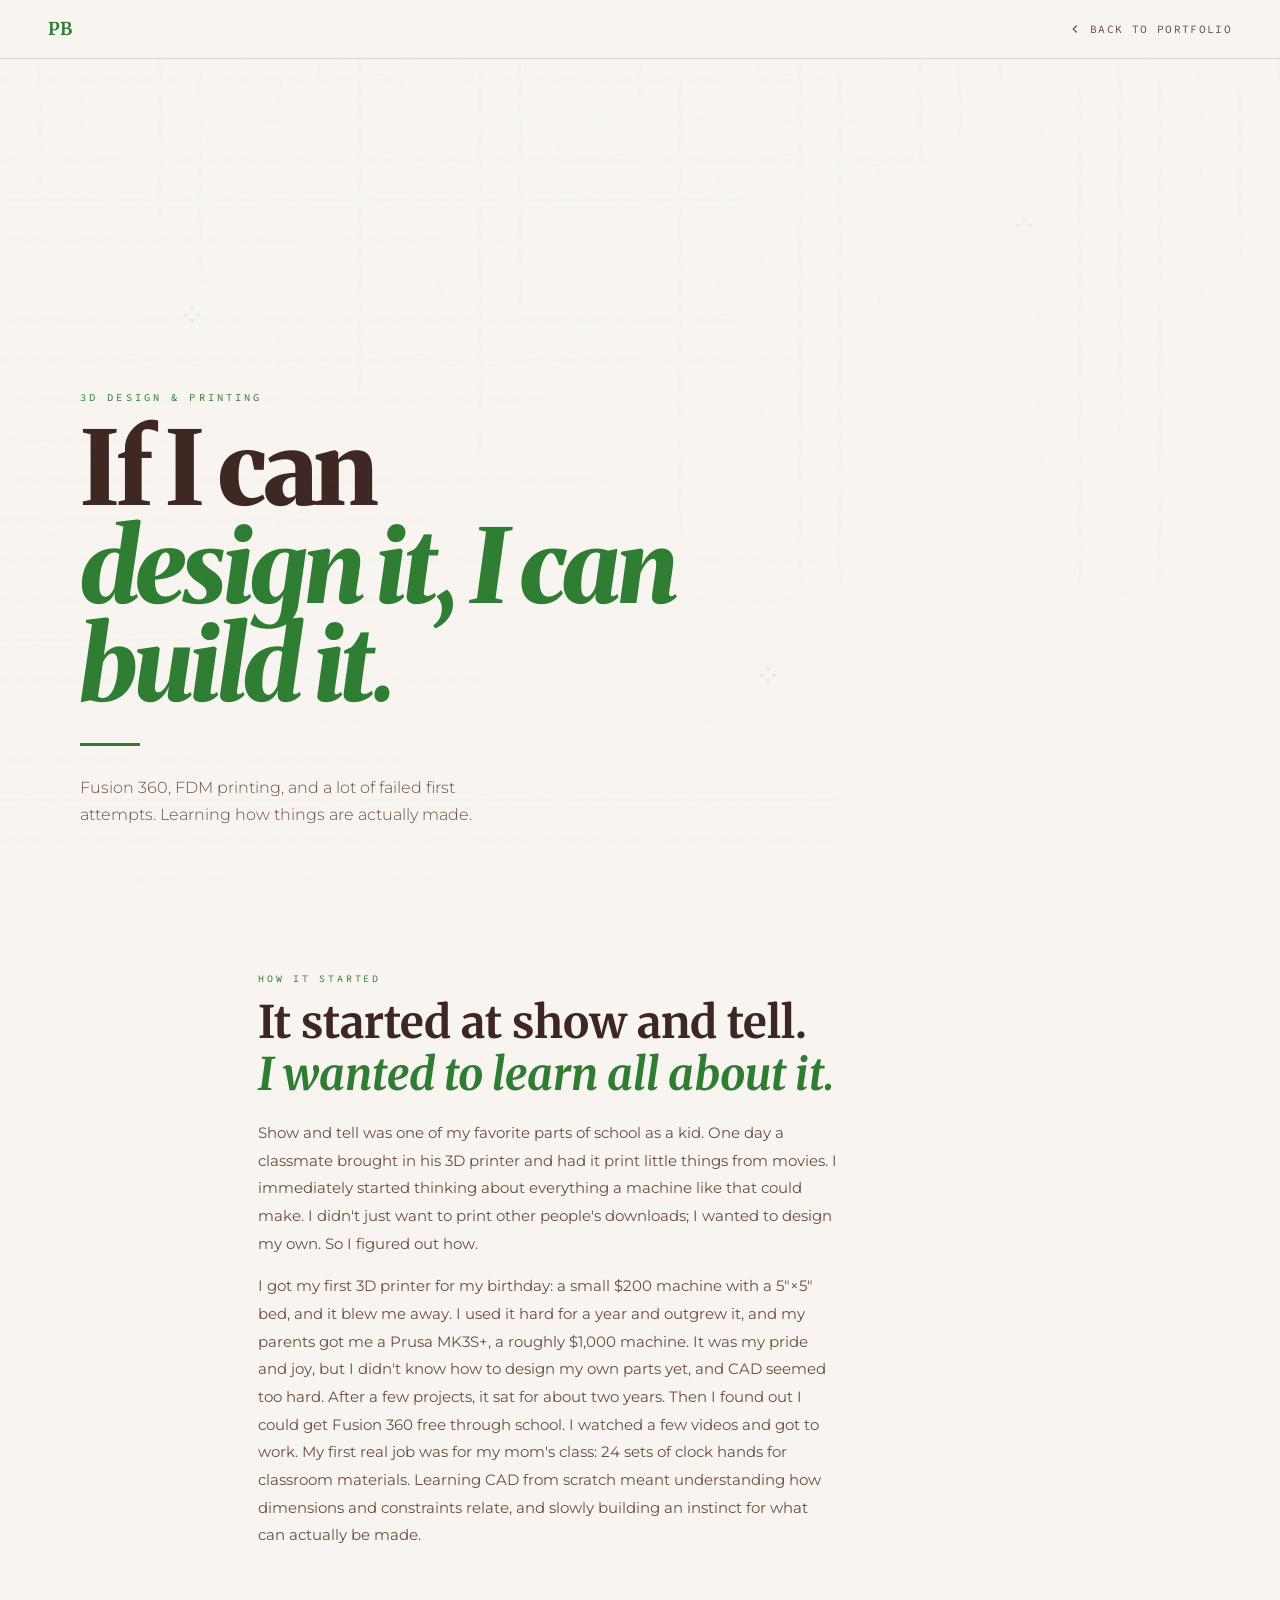
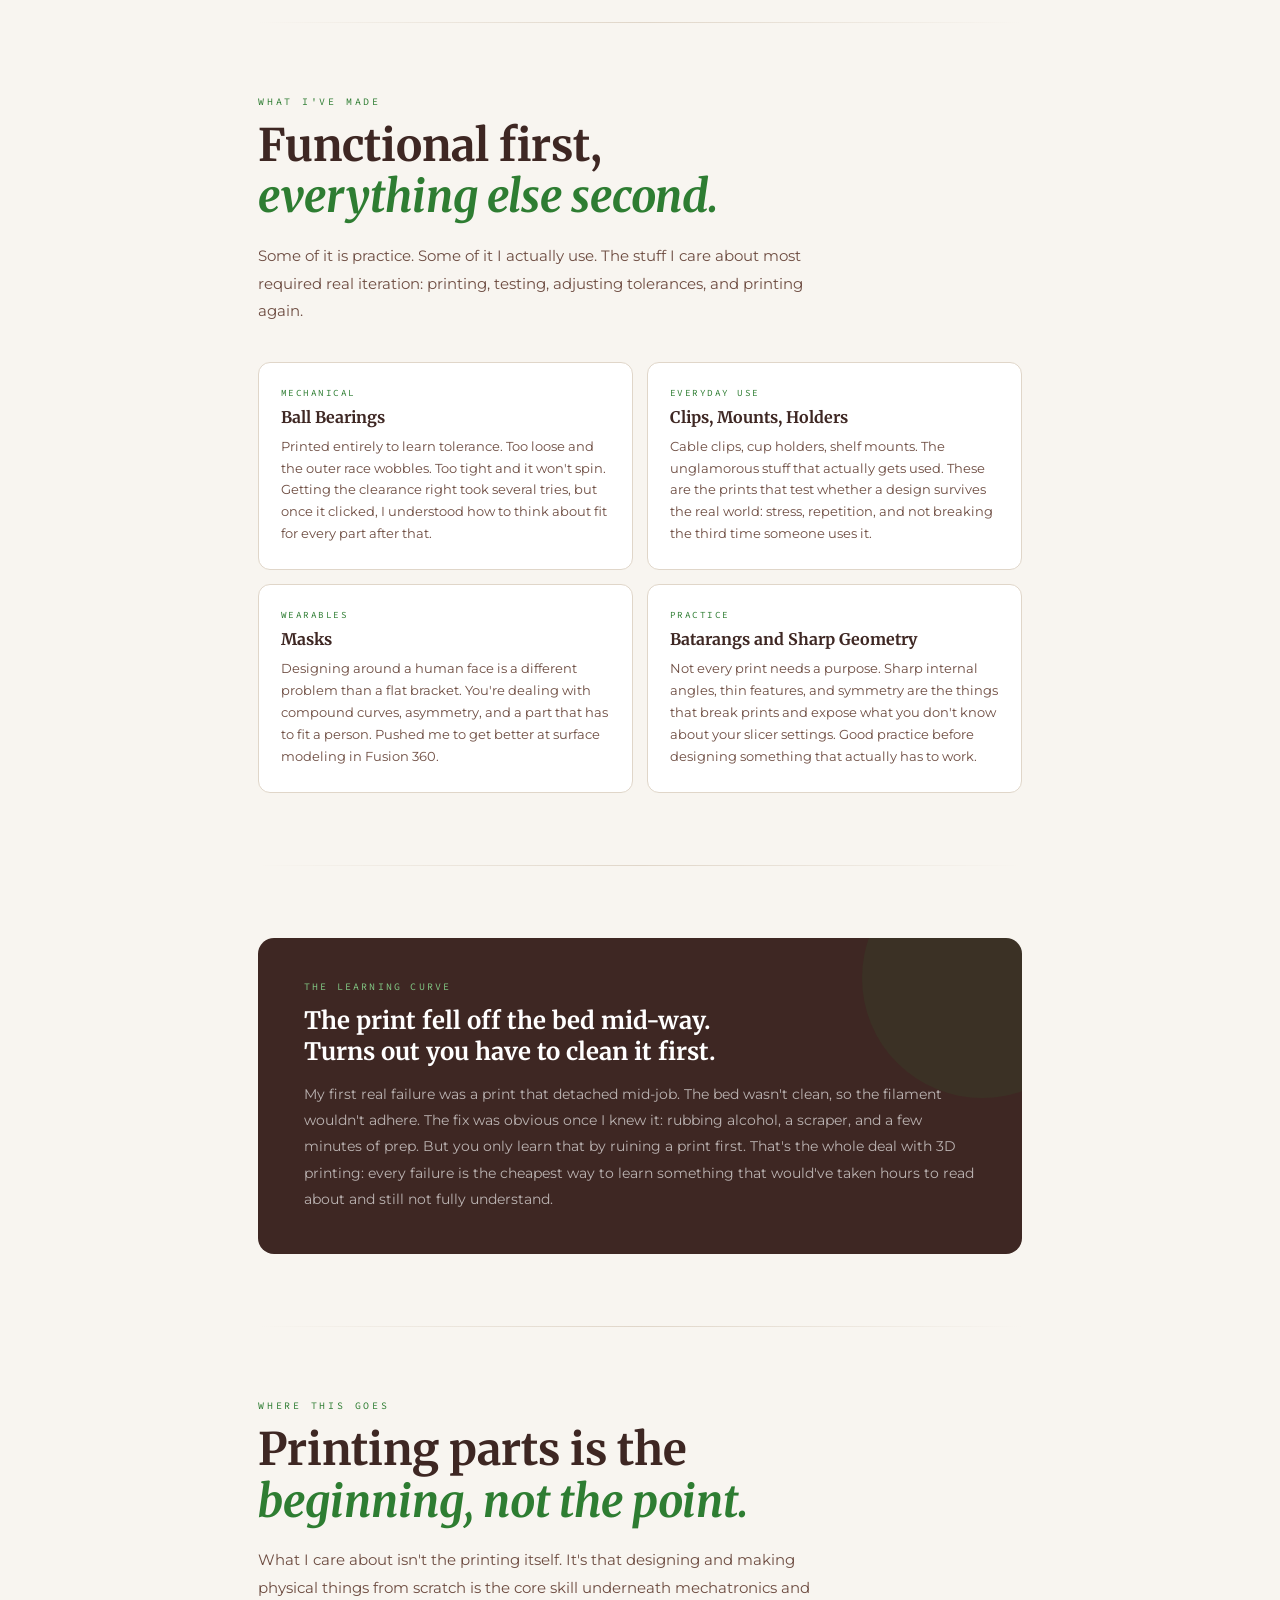
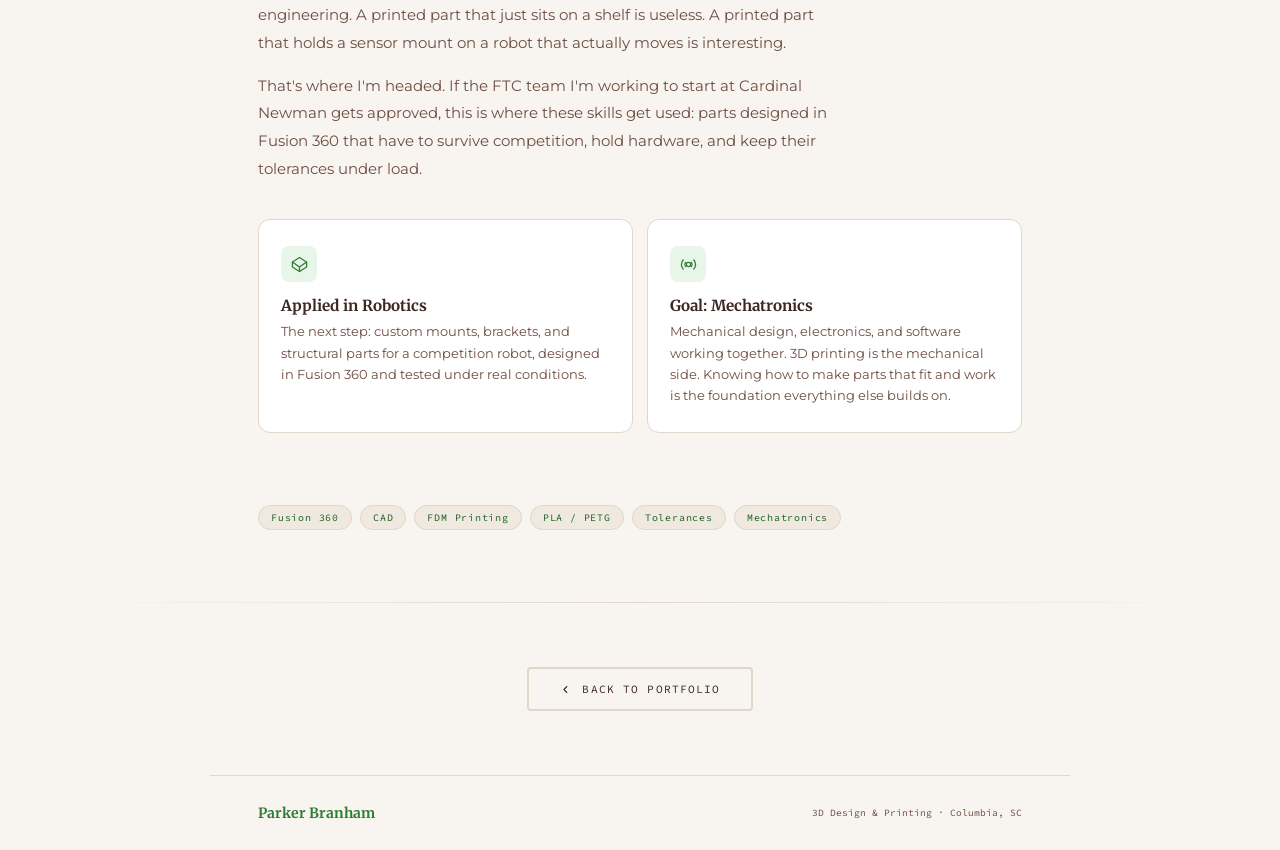
<file: printing.html>
<!DOCTYPE html>
<html lang="en">
<head>
<meta charset="UTF-8">
<meta name="viewport" content="width=device-width, initial-scale=1.0">
<meta name="description" content="3D design and printing by Parker Branham: Fusion 360 CAD, FDM printing, and learning how parts actually get made.">
<link rel="canonical" href="https://www.parkerbranham.com/printing.html">
<meta name="author" content="Parker Branham">
<meta name="theme-color" content="#2e7d32">
<meta property="og:title" content="3D Design & Printing | Parker Branham">
<meta property="og:description" content="Fusion 360, FDM printing, and learning how things are actually made.">
<meta property="og:image" content="https://www.parkerbranham.com/images/projects/Fusion360PROJECT.png">
<meta property="og:url" content="https://www.parkerbranham.com/printing.html">
<meta property="og:type" content="article">
<meta property="og:site_name" content="Parker Branham">
<meta property="og:locale" content="en_US">
<meta name="twitter:card" content="summary_large_image">
<title>3D Design & Printing | Parker Branham</title>
<link rel="preconnect" href="https://fonts.googleapis.com">
<link rel="preconnect" href="https://fonts.gstatic.com" crossorigin>
<link rel="icon" type="image/png" href="images/me/PBLogo.png">
<link rel="apple-touch-icon" href="images/me/PBLogo.png">
<link href="https://fonts.googleapis.com/css2?family=Merriweather:ital,wght@0,700;0,900;1,400&family=Montserrat:wght@300;400;500;600&family=Source+Code+Pro:wght@400;500;600&display=swap" rel="stylesheet">
<style>
:root{
  --bg:#f8f5f0;--card:#fff;--muted:#f0e9e0;--accent:#c8e6c9;
  --border:#e0d6c9;--primary:#2e7d32;--secondary:#e8f5e9;
  --fg:#3e2723;--sub:#6d4c41;--dim:#1b5e20;
  --font-mono:'Source Code Pro',monospace;
  --font-sans:'Montserrat',sans-serif;
  --font-serif:'Merriweather',serif;
}
*,*::before,*::after{box-sizing:border-box;margin:0;padding:0;}
html{scroll-behavior:smooth;scrollbar-width:none;}
html::-webkit-scrollbar{display:none;}
body{background:var(--bg);color:var(--fg);font-family:var(--font-sans);overflow-x:hidden;}
body::before{content:'';position:fixed;inset:0;background-image:url("data:image/svg+xml,%3Csvg viewBox='0 0 200 200' xmlns='http://www.w3.org/2000/svg'%3E%3Cfilter id='n'%3E%3CfeTurbulence type='fractalNoise' baseFrequency='0.85' numOctaves='4' stitchTiles='stitch'/%3E%3C/filter%3E%3Crect width='100%25' height='100%25' filter='url(%23n)' opacity='0.04'/%3E%3C/svg%3E");pointer-events:none;z-index:9999;opacity:0.4;}

/* NAV */
nav{position:fixed;top:0;left:0;right:0;z-index:1000;padding:18px 48px;display:flex;justify-content:space-between;align-items:center;background:rgba(248,245,240,0.92);backdrop-filter:blur(14px);border-bottom:1px solid var(--border);}
.nav-logo{font-family:var(--font-serif);font-weight:700;font-size:1.1rem;color:var(--primary);text-decoration:none;}
.nav-back{font-family:var(--font-mono);font-size:0.7rem;letter-spacing:0.12em;text-transform:uppercase;color:var(--sub);text-decoration:none;transition:color 0.2s;display:flex;align-items:center;gap:8px;}
.nav-back:hover{color:var(--primary);}
.nav-back svg{width:14px;height:14px;stroke:currentColor;fill:none;stroke-width:2;}

/* HERO */
#hero{
  position:relative;min-height:100vh;
  display:flex;flex-direction:column;
  align-items:flex-start;justify-content:flex-end;
  padding:100px 80px 72px;
  overflow:hidden;
}
#cad-canvas{position:absolute;inset:0;width:100%;height:100%;}
.hero-inner{position:relative;z-index:2;max-width:680px;}
.hero-eyebrow{font-family:var(--font-mono);font-size:0.65rem;letter-spacing:0.3em;text-transform:uppercase;color:var(--primary);margin-bottom:16px;display:block;opacity:0;animation:fadeUp 0.6s 0.2s ease forwards;}
.hero-h1{font-family:var(--font-serif);font-size:clamp(3rem,8vw,7rem);font-weight:900;line-height:0.96;color:var(--fg);letter-spacing:-0.03em;opacity:0;animation:fadeUp 0.8s 0.35s ease forwards;}
.hero-h1 em{color:var(--primary);font-style:italic;display:block;}
.hero-line{width:60px;height:3px;background:var(--primary);margin:28px 0;opacity:0;animation:fadeUp 0.5s 0.7s ease forwards;}
.hero-p{font-size:1rem;color:var(--sub);line-height:1.7;font-weight:300;max-width:420px;opacity:0;animation:fadeUp 0.6s 0.85s ease forwards;}

/* CONTENT */
.page-wrap{max-width:860px;margin:0 auto;}
.content-sec{padding:72px 48px;}
.sec-label{font-family:var(--font-mono);font-size:0.62rem;letter-spacing:0.28em;text-transform:uppercase;color:var(--primary);margin-bottom:12px;}
.sec-h2{font-family:var(--font-serif);font-size:clamp(1.8rem,4vw,2.8rem);font-weight:700;color:var(--fg);line-height:1.15;margin-bottom:20px;}
.sec-h2 em{color:var(--primary);font-style:italic;}
.prose{font-size:0.92rem;color:var(--sub);line-height:1.88;max-width:580px;}
.prose p{margin-bottom:15px;}
.prose p:last-child{margin-bottom:0;}

/* WHAT I'VE MADE — 2 column grid with left accent */
.builds-grid{display:grid;grid-template-columns:1fr 1fr;gap:14px;margin-top:36px;}
.build-card{background:var(--card);border:1px solid var(--border);border-radius:12px;padding:24px 22px;position:relative;overflow:hidden;transition:border-color 0.2s,transform 0.22s,box-shadow 0.2s;}
.build-card::before{content:'';position:absolute;left:0;top:0;bottom:0;width:3px;background:var(--primary);transform:scaleY(0);transform-origin:bottom;transition:transform 0.25s ease;}
.build-card:hover{border-color:var(--primary);transform:translateY(-3px);box-shadow:0 12px 32px rgba(46,125,50,0.1);}
.build-card:hover::before{transform:scaleY(1);}
.build-label{font-family:var(--font-mono);font-size:0.58rem;letter-spacing:0.16em;text-transform:uppercase;color:var(--primary);margin-bottom:8px;}
.build-title{font-family:var(--font-serif);font-size:1rem;font-weight:700;color:var(--fg);margin-bottom:8px;line-height:1.3;}
.build-desc{font-size:0.83rem;color:var(--sub);line-height:1.65;}

/* FAIL CARD */
.fail-card{background:var(--fg);border-radius:16px;padding:42px 46px;position:relative;overflow:hidden;}
.fail-card::after{content:'';position:absolute;top:-80px;right:-80px;width:240px;height:240px;border-radius:50%;background:rgba(46,125,50,0.12);}
.fail-mono{font-family:var(--font-mono);font-size:0.62rem;letter-spacing:0.22em;text-transform:uppercase;color:#81c784;margin-bottom:12px;}
.fail-h{font-family:var(--font-serif);font-size:1.5rem;font-weight:700;color:#fff;margin-bottom:14px;line-height:1.3;}
.fail-p{font-size:0.9rem;color:rgba(255,255,255,0.65);line-height:1.82;}

/* BRIDGE SECTION — where this leads */
.bridge-wrap{display:grid;grid-template-columns:1fr 1fr;gap:14px;margin-top:36px;}
.bridge-card{background:var(--card);border:1px solid var(--border);border-radius:12px;padding:26px 22px;transition:border-color 0.2s,transform 0.22s;}
.bridge-card:hover{border-color:var(--primary);transform:translateY(-3px);}
.bridge-icon{width:36px;height:36px;background:var(--secondary);border-radius:8px;display:flex;align-items:center;justify-content:center;margin-bottom:14px;}
.bridge-icon svg{width:17px;height:17px;stroke:var(--primary);fill:none;stroke-width:1.8;}
.bridge-title{font-family:var(--font-serif);font-size:0.95rem;font-weight:700;color:var(--fg);margin-bottom:6px;}
.bridge-desc{font-size:0.83rem;color:var(--sub);line-height:1.6;}

/* TAGS */
.tags{display:flex;flex-wrap:wrap;gap:8px;}
.tag{font-family:var(--font-mono);font-size:0.62rem;letter-spacing:0.08em;padding:5px 12px;border-radius:100px;background:var(--muted);color:var(--dim);border:1px solid var(--border);}

.hr-fancy{border:none;height:1px;background:linear-gradient(90deg,transparent,var(--border),transparent);margin:0 48px;}
.cta{text-align:center;padding:64px 48px;}
.btn-back{display:inline-flex;align-items:center;gap:10px;font-family:var(--font-mono);font-size:0.7rem;letter-spacing:0.1em;text-transform:uppercase;text-decoration:none;padding:13px 30px;border-radius:4px;border:2px solid var(--border);color:var(--fg);transition:all 0.22s;}
.btn-back:hover{border-color:var(--primary);color:var(--primary);transform:translateY(-2px);}
.btn-back svg{width:13px;height:13px;stroke:currentColor;fill:none;stroke-width:2;transition:transform 0.2s;}
.btn-back:hover svg{transform:translateX(-3px);}

.reveal{opacity:0;transform:translateY(22px);transition:opacity 0.62s ease,transform 0.62s ease;}
.reveal.vis{opacity:1;transform:none;}
.d1{transition-delay:.1s;}.d2{transition-delay:.2s;}.d3{transition-delay:.3s;}.d4{transition-delay:.4s;}

footer{border-top:1px solid var(--border);padding:28px 48px;display:flex;justify-content:space-between;align-items:center;max-width:860px;margin:0 auto;}
.fn{font-family:var(--font-serif);font-size:0.88rem;font-weight:700;color:var(--primary);}
.fc{font-family:var(--font-mono);font-size:0.6rem;color:var(--sub);}

@keyframes fadeUp{to{opacity:1;transform:translateY(0);}}

@media(max-width:680px){
  nav{padding:14px 20px;}
  #hero{padding:100px 24px 56px;align-items:center;text-align:center;}
  .hero-line{margin:24px auto;}
  .content-sec{padding:52px 20px;}
  .hr-fancy{margin:0 20px;}
  .builds-grid{grid-template-columns:1fr;}
  .bridge-wrap{grid-template-columns:1fr;}
  .fail-card{padding:28px 24px;}
  .cta{padding:48px 20px;}
  footer{flex-direction:column;gap:10px;text-align:center;padding:24px 20px;}
}
</style>
<link rel="stylesheet" href="css/easter-eggs.css">
<!-- deep fry? alt+shift+f -->
<script type="application/ld+json">
{
  "@context": "https://schema.org",
  "@graph": [
    {
      "@type": "BreadcrumbList",
      "itemListElement": [
        {
          "@type": "ListItem",
          "position": 1,
          "name": "Parker Branham",
          "item": "https://www.parkerbranham.com/"
        },
        {
          "@type": "ListItem",
          "position": 2,
          "name": "3D Design & Printing",
          "item": "https://www.parkerbranham.com/printing.html"
        }
      ]
    },
    {
      "@type": "CreativeWork",
      "name": "3D Design & Printing | Parker Branham",
      "url": "https://www.parkerbranham.com/printing.html",
      "description": "Fusion 360, FDM printing, and learning how things are actually made.",
      "image": "https://www.parkerbranham.com/images/projects/Fusion360PROJECT.png",
      "author": {
        "@id": "https://www.parkerbranham.com/#parker"
      },
      "creator": {
        "@id": "https://www.parkerbranham.com/#parker"
      }
    }
  ]
}
</script>
</head>
<body>

<nav>
  <a href="index.html" class="nav-logo">PB</a>
  <a href="index.html" class="nav-back">
    <svg viewBox="0 0 24 24"><polyline points="15 18 9 12 15 6"/></svg>
    Back to Portfolio
  </a>
</nav>

<section id="hero">
  <canvas id="cad-canvas"></canvas>
  <div class="hero-inner">
    <span class="hero-eyebrow">3D Design &amp; Printing</span>
    <h1 class="hero-h1">If I can<br><em>design it, I can<br>build it.</em></h1>
    <div class="hero-line"></div>
    <p class="hero-p">Fusion 360, FDM printing, and a lot of failed first attempts. Learning how things are actually made.</p>
  </div>
</section>

<div class="page-wrap">

  <section class="content-sec reveal">
    <p class="sec-label">How it started</p>
    <h2 class="sec-h2">It started at show and tell.<br><em>I wanted to learn all about it.</em></h2>
    <div class="prose">
      <p>Show and tell was one of my favorite parts of school as a kid. One day a classmate brought in his 3D printer and had it print little things from movies. I immediately started thinking about everything a machine like that could make. I didn't just want to print other people's downloads; I wanted to design my own. So I figured out how.</p>
      <p>I got my first 3D printer for my birthday: a small $200 machine with a 5"×5" bed, and it blew me away. I used it hard for a year and outgrew it, and my parents got me a Prusa MK3S+, a roughly $1,000 machine. It was my pride and joy, but I didn't know how to design my own parts yet, and CAD seemed too hard. After a few projects, it sat for about two years. Then I found out I could get Fusion 360 free through school. I watched a few videos and got to work. My first real job was for my mom's class: 24 sets of clock hands for classroom materials. Learning CAD from scratch meant understanding how dimensions and constraints relate, and slowly building an instinct for what can actually be made.</p>
    </div>
  </section>

  <hr class="hr-fancy">

  <section class="content-sec reveal">
    <p class="sec-label">What I've made</p>
    <h2 class="sec-h2">Functional first,<br><em>everything else second.</em></h2>
    <div class="prose"><p>Some of it is practice. Some of it I actually use. The stuff I care about most required real iteration: printing, testing, adjusting tolerances, and printing again.</p></div>
    <div class="builds-grid">
      <div class="build-card reveal d1">
        <div class="build-label">Mechanical</div>
        <div class="build-title">Ball Bearings</div>
        <div class="build-desc">Printed entirely to learn tolerance. Too loose and the outer race wobbles. Too tight and it won't spin. Getting the clearance right took several tries, but once it clicked, I understood how to think about fit for every part after that.</div>
      </div>
      <div class="build-card reveal d2">
        <div class="build-label">Everyday Use</div>
        <div class="build-title">Clips, Mounts, Holders</div>
        <div class="build-desc">Cable clips, cup holders, shelf mounts. The unglamorous stuff that actually gets used. These are the prints that test whether a design survives the real world: stress, repetition, and not breaking the third time someone uses it.</div>
      </div>
      <div class="build-card reveal d3">
        <div class="build-label">Wearables</div>
        <div class="build-title">Masks</div>
        <div class="build-desc">Designing around a human face is a different problem than a flat bracket. You're dealing with compound curves, asymmetry, and a part that has to fit a person. Pushed me to get better at surface modeling in Fusion 360.</div>
      </div>
      <div class="build-card reveal d4">
        <div class="build-label">Practice</div>
        <div class="build-title">Batarangs and Sharp Geometry</div>
        <div class="build-desc">Not every print needs a purpose. Sharp internal angles, thin features, and symmetry are the things that break prints and expose what you don't know about your slicer settings. Good practice before designing something that actually has to work.</div>
      </div>
    </div>
  </section>

  <hr class="hr-fancy">

  <section class="content-sec">
    <div class="fail-card reveal">
      <p class="fail-mono">The Learning Curve</p>
      <h3 class="fail-h">The print fell off the bed mid-way.<br>Turns out you have to clean it first.</h3>
      <p class="fail-p">My first real failure was a print that detached mid-job. The bed wasn't clean, so the filament wouldn't adhere. The fix was obvious once I knew it: rubbing alcohol, a scraper, and a few minutes of prep. But you only learn that by ruining a print first. That's the whole deal with 3D printing: every failure is the cheapest way to learn something that would've taken hours to read about and still not fully understand.</p>
    </div>
  </section>

  <hr class="hr-fancy">

  <section class="content-sec reveal">
    <p class="sec-label">Where this goes</p>
    <h2 class="sec-h2">Printing parts is the<br><em>beginning, not the point.</em></h2>
    <div class="prose">
      <p>What I care about isn't the printing itself. It's that designing and making physical things from scratch is the core skill underneath mechatronics and engineering. A printed part that just sits on a shelf is useless. A printed part that holds a sensor mount on a robot that actually moves is interesting.</p>
      <p>That's where I'm headed. If the FTC team I'm working to start at Cardinal Newman gets approved, this is where these skills get used: parts designed in Fusion 360 that have to survive competition, hold hardware, and keep their tolerances under load.</p>
    </div>
    <div class="bridge-wrap">
      <div class="bridge-card reveal d1">
        <div class="bridge-icon">
          <svg viewBox="0 0 24 24"><polygon points="12 2 22 8.5 22 15.5 12 22 2 15.5 2 8.5 12 2"/><line x1="12" y1="22" x2="12" y2="15.5"/><polyline points="22 8.5 12 15.5 2 8.5"/></svg>
        </div>
        <div class="bridge-title">Applied in Robotics</div>
        <div class="bridge-desc">The next step: custom mounts, brackets, and structural parts for a competition robot, designed in Fusion 360 and tested under real conditions.</div>
      </div>
      <div class="bridge-card reveal d2">
        <div class="bridge-icon">
          <svg viewBox="0 0 24 24"><circle cx="12" cy="12" r="3"/><path d="M19.07 4.93a10 10 0 0 1 0 14.14M4.93 4.93a10 10 0 0 0 0 14.14"/><path d="M15.54 8.46a5 5 0 0 1 0 7.07M8.46 8.46a5 5 0 0 0 0 7.07"/></svg>
        </div>
        <div class="bridge-title">Goal: Mechatronics</div>
        <div class="bridge-desc">Mechanical design, electronics, and software working together. 3D printing is the mechanical side. Knowing how to make parts that fit and work is the foundation everything else builds on.</div>
      </div>
    </div>
  </section>

  <section class="content-sec" style="padding-top:0;">
    <div class="tags reveal">
      <span class="tag">Fusion 360</span>
      <span class="tag">CAD</span>
      <span class="tag">FDM Printing</span>
      <span class="tag">PLA / PETG</span>
      <span class="tag">Tolerances</span>
      <span class="tag">Mechatronics</span>
    </div>
  </section>

</div>

<hr class="hr-fancy">
<div class="cta">
  <a href="index.html" class="btn-back">
    <svg viewBox="0 0 24 24"><polyline points="15 18 9 12 15 6"/></svg>
    Back to Portfolio
  </a>
</div>
<footer>
  <div class="fn">Parker Branham</div>
  <div class="fc">3D Design &amp; Printing · Columbia, SC</div>
</footer>

<script>
const obs=new IntersectionObserver(e=>{e.forEach(en=>{if(en.isIntersecting){en.target.classList.add('vis');obs.unobserve(en.target);}});},{threshold:0.1});
document.querySelectorAll('.reveal').forEach(el=>obs.observe(el));

/* CAD grid — animated engineering blueprint background */
(function(){
  const c=document.getElementById('cad-canvas');
  const ctx=c.getContext('2d');
  let W,H;const G='46,125,50';
  function setup(){W=c.width=c.offsetWidth;H=c.height=c.offsetHeight;}
  setup();window.addEventListener('resize',setup);
  const hL=[],vL=[];
  for(let y=40;y<2000;y+=40)hL.push({y,p:Math.random()*0.6,s:0.0005+Math.random()*0.0007});
  for(let x=40;x<2000;x+=40)vL.push({x,p:Math.random()*0.6,s:0.0004+Math.random()*0.0006});
  let t=0;
  function draw(){
    ctx.clearRect(0,0,W,H);t+=0.004;
    hL.forEach(l=>{
      if(l.y>H)return;l.p=Math.min(1,l.p+l.s);
      ctx.strokeStyle=`rgba(${G},${0.045+Math.sin(t+l.y*.04)*.015})`;
      ctx.lineWidth=0.7;ctx.beginPath();ctx.moveTo(0,l.y);ctx.lineTo(W*l.p,l.y);ctx.stroke();
    });
    vL.forEach(l=>{
      if(l.x>W)return;l.p=Math.min(1,l.p+l.s);
      ctx.strokeStyle=`rgba(${G},${0.04+Math.sin(t+l.x*.04)*.015})`;
      ctx.lineWidth=0.7;ctx.beginPath();ctx.moveTo(l.x,0);ctx.lineTo(l.x,H*l.p);ctx.stroke();
    });
    ctx.setLineDash([4,8]);ctx.lineWidth=1;
    [[0.15,0.35],[0.8,0.25],[0.6,0.75]].forEach(([fx,fy])=>{
      const cx=fx*W,cy=fy*H,s=8;
      const op=0.18+Math.sin(t+cx*.01)*.05;
      ctx.strokeStyle=`rgba(${G},${op})`;
      ctx.beginPath();ctx.moveTo(cx-s,cy);ctx.lineTo(cx+s,cy);ctx.stroke();
      ctx.beginPath();ctx.moveTo(cx,cy-s);ctx.lineTo(cx,cy+s);ctx.stroke();
    });
    ctx.setLineDash([]);
    requestAnimationFrame(draw);
  }
  draw();
})();
</script>
<script src="js/easter-eggs.js"></script>
<script src="js/easter-eggs-hack.js"></script>
<script src="js/easter-eggs-fight.js"></script>
<!-- comic sans lives here · C glitches · E rains fire -->
</body>
</html>
</file>
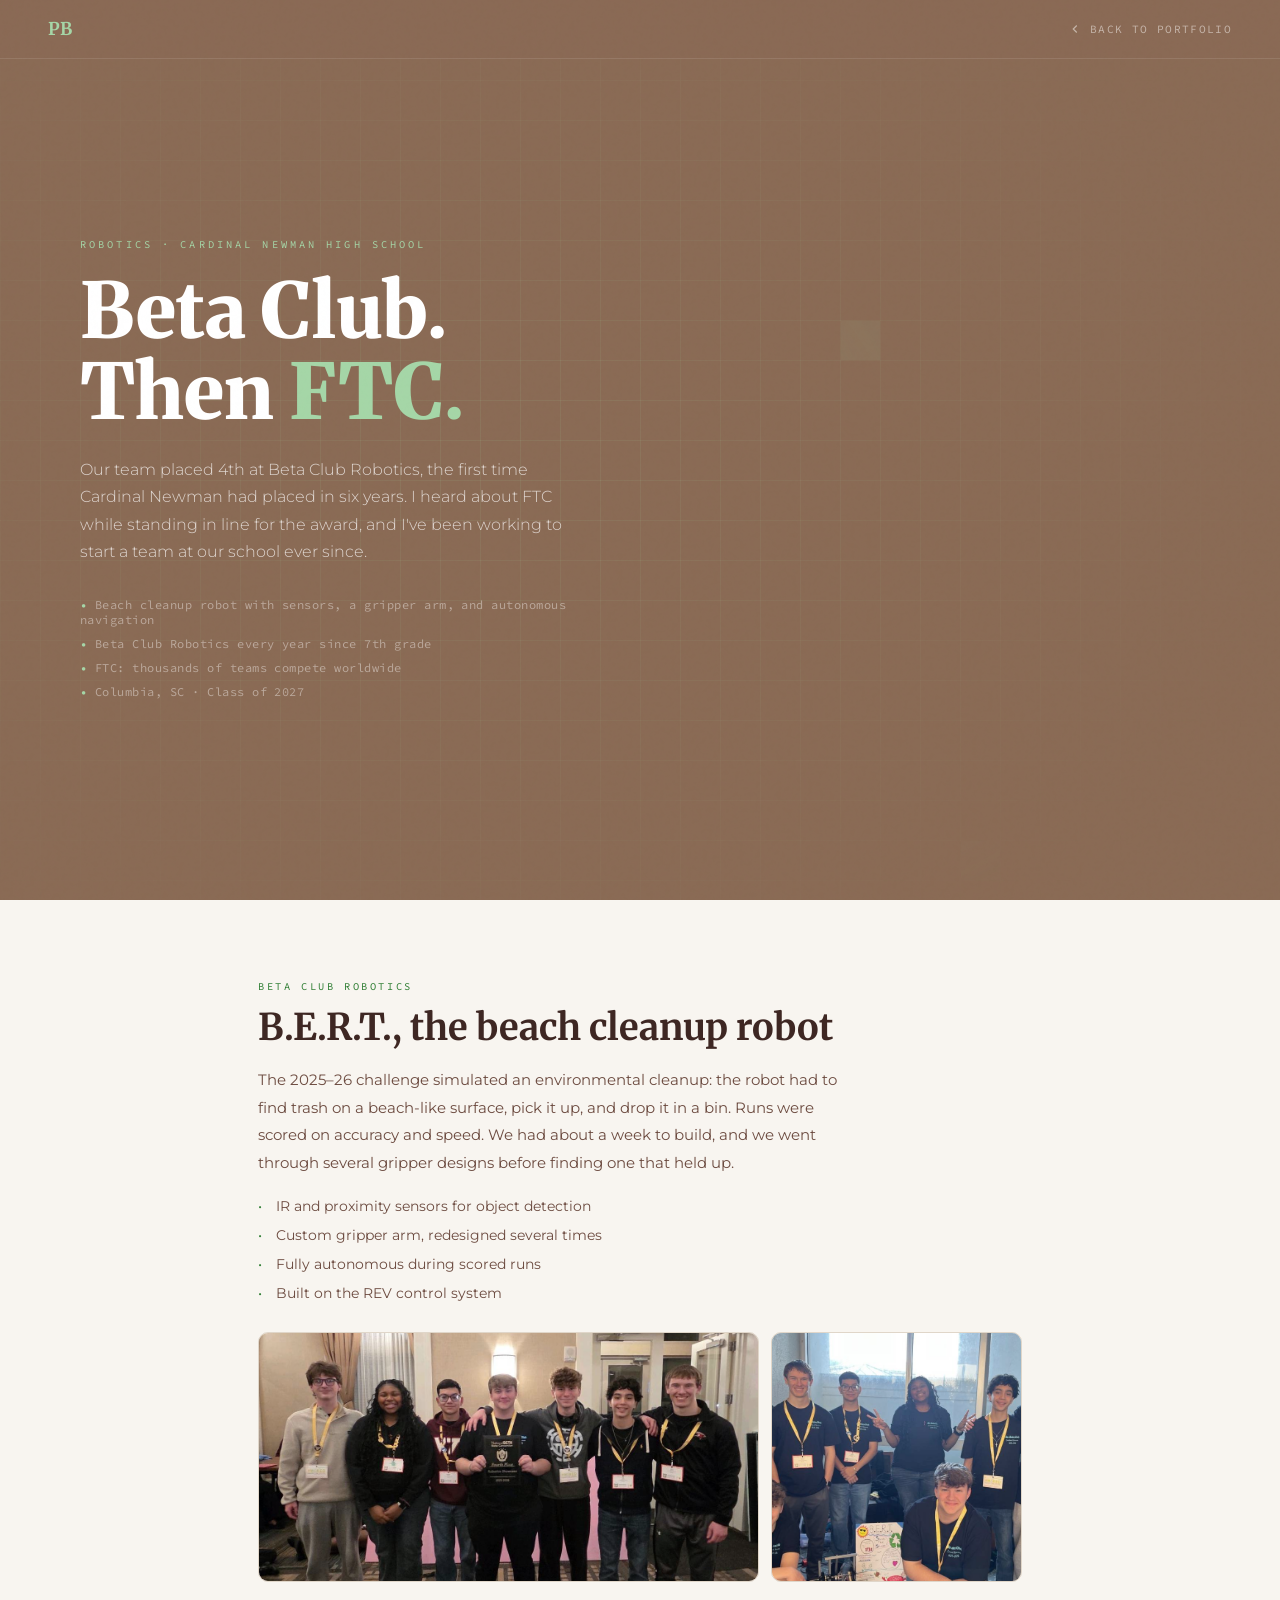
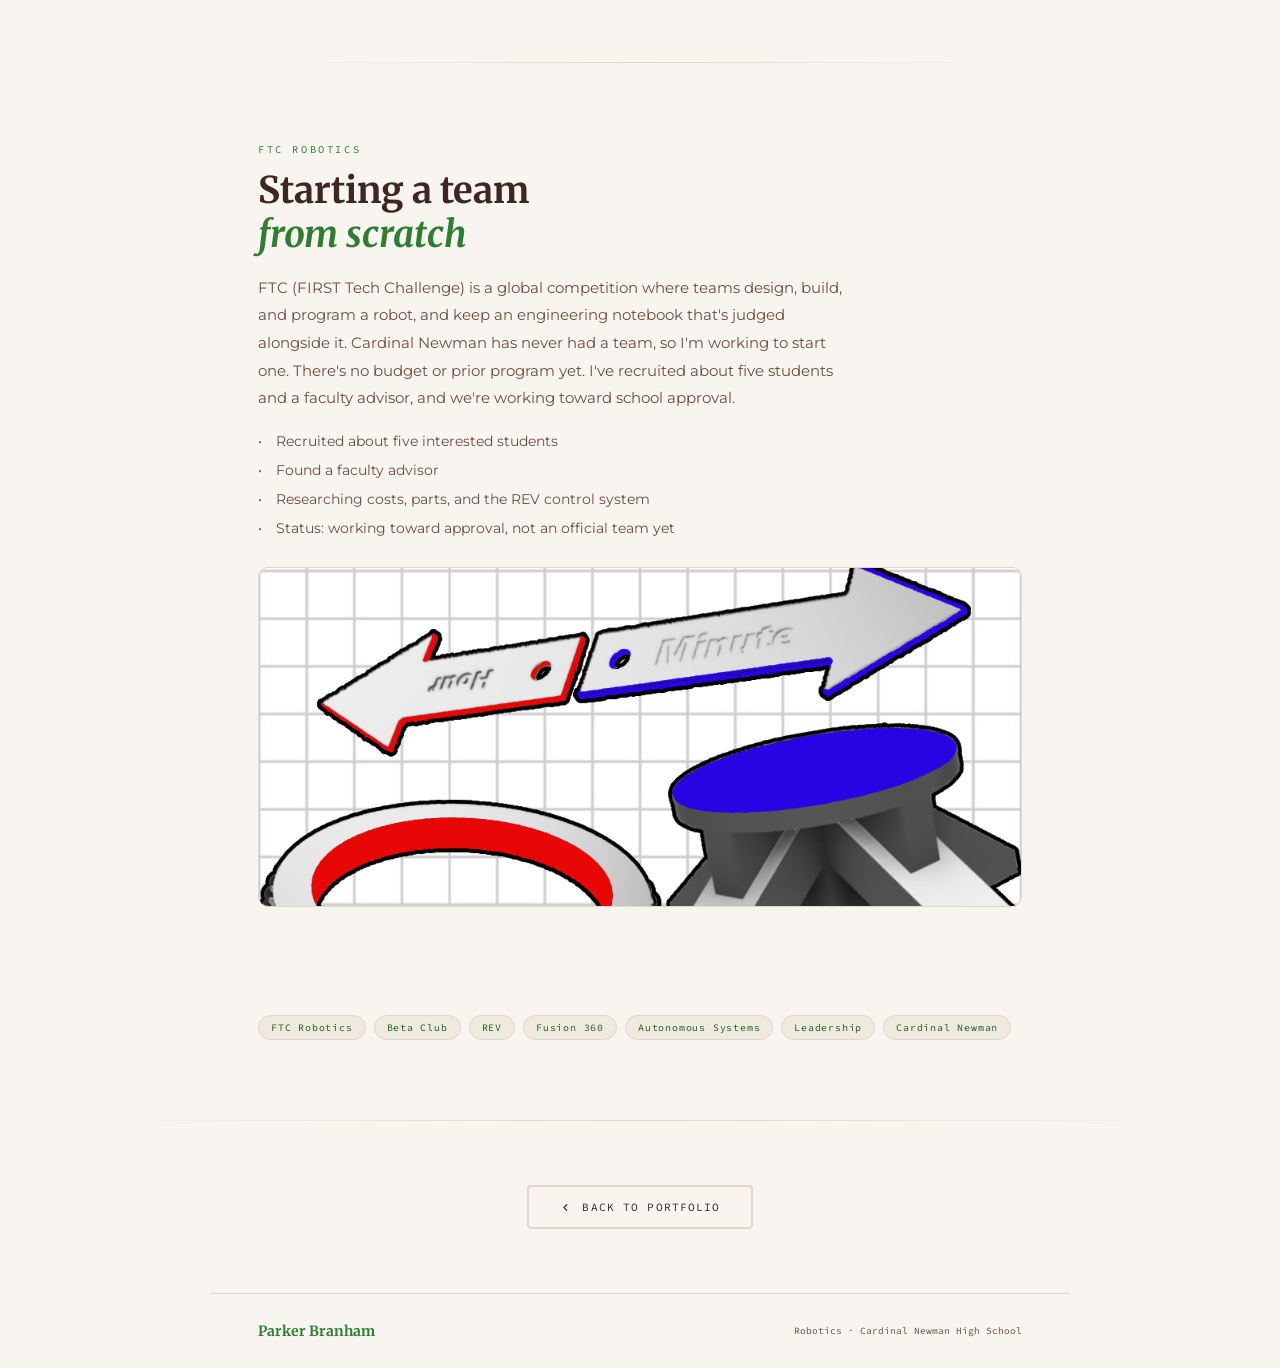
<file: robotics.html>
<!DOCTYPE html>
<html lang="en">
<head>
<meta charset="UTF-8">
<meta name="viewport" content="width=device-width, initial-scale=1.0">
<meta name="description" content="Parker Branham's robotics work: a 4th-place Beta Club robot, and an effort to start a FIRST Tech Challenge team at Cardinal Newman.">
<link rel="canonical" href="https://www.parkerbranham.com/robotics.html">
<meta name="author" content="Parker Branham">
<meta name="theme-color" content="#2e7d32">
<meta property="og:title" content="Robotics | Parker Branham">
<meta property="og:description" content="A 4th-place Beta Club robot, and an effort to start an FTC team at Cardinal Newman.">
<meta property="og:image" content="https://www.parkerbranham.com/images/robotics/WithBertPROJECT.jpg">
<meta property="og:url" content="https://www.parkerbranham.com/robotics.html">
<meta property="og:type" content="article">
<meta property="og:site_name" content="Parker Branham">
<meta property="og:locale" content="en_US">
<meta name="twitter:card" content="summary_large_image">
<link rel="icon" type="image/png" href="images/me/PBLogo.png">
<link rel="apple-touch-icon" href="images/me/PBLogo.png">
<title>Robotics | Parker Branham</title>
<link rel="preconnect" href="https://fonts.googleapis.com">
<link rel="preconnect" href="https://fonts.gstatic.com" crossorigin>
<link href="https://fonts.googleapis.com/css2?family=Merriweather:ital,wght@0,700;0,900;1,400&family=Montserrat:wght@300;400;500;600&family=Source+Code+Pro:wght@400;500;600&display=swap" rel="stylesheet">
<style>
:root{
  --bg:#f8f5f0;--muted:#f0e9e0;
  --border:#e0d6c9;--primary:#2e7d32;
  --fg:#3e2723;--sub:#6d4c41;--dim:#1b5e20;
  --dark:#8a6a54;
  --dark-sub:rgba(255,255,255,0.72);--dark-accent:#a5d6a7;
  --font-mono:'Source Code Pro',monospace;
  --font-sans:'Montserrat',sans-serif;
  --font-serif:'Merriweather',serif;
}
*,*::before,*::after{box-sizing:border-box;margin:0;padding:0;}
html{scroll-behavior:smooth;scrollbar-width:none;}
html::-webkit-scrollbar{display:none;}
body{background:var(--bg);color:var(--fg);font-family:var(--font-sans);overflow-x:hidden;}
body::before{content:'';position:fixed;inset:0;background-image:url("data:image/svg+xml,%3Csvg viewBox='0 0 200 200' xmlns='http://www.w3.org/2000/svg'%3E%3Cfilter id='n'%3E%3CfeTurbulence type='fractalNoise' baseFrequency='0.85' numOctaves='4' stitchTiles='stitch'/%3E%3C/filter%3E%3Crect width='100%25' height='100%25' filter='url(%23n)' opacity='0.04'/%3E%3C/svg%3E");pointer-events:none;z-index:9999;opacity:0.4;}

/* PROGRESS */
#prog{position:fixed;top:0;left:0;height:3px;width:0%;background:linear-gradient(90deg,var(--primary),#81c784);z-index:10000;box-shadow:0 0 8px rgba(46,125,50,0.4);}

/* NAV */
nav{position:fixed;top:0;left:0;right:0;z-index:1000;padding:18px 48px;display:flex;justify-content:space-between;align-items:center;background:rgba(138,106,84,0.93);backdrop-filter:blur(16px);border-bottom:1px solid rgba(255,255,255,0.1);}
.nav-logo{font-family:var(--font-serif);font-weight:700;font-size:1.1rem;color:var(--dark-accent);text-decoration:none;transition:opacity 0.2s;}
.nav-logo:hover{opacity:0.7;}
.nav-back{font-family:var(--font-mono);font-size:0.7rem;letter-spacing:0.12em;text-transform:uppercase;color:rgba(255,255,255,0.5);text-decoration:none;transition:color 0.2s;display:flex;align-items:center;gap:8px;}
.nav-back:hover{color:var(--dark-accent);}
.nav-back svg{width:14px;height:14px;stroke:currentColor;fill:none;stroke-width:2;transition:transform 0.22s;}
.nav-back:hover svg{transform:translateX(-4px);}

/* ── HERO ── */
#hero{
  background:var(--dark);
  min-height:100vh;
  display:flex;align-items:center;
  padding-top:57px;
  position:relative;overflow:hidden;
}
#grid-pattern{
  position:absolute;inset:0;width:100%;height:100%;
  pointer-events:none;z-index:0;
  -webkit-mask-image:radial-gradient(ellipse 110% 110% at 40% 50%, white 5%, transparent 60%);
  mask-image:radial-gradient(ellipse 110% 110% at 40% 50%, white 5%, transparent 60%);
}
.hero-inner{padding:80px 80px 100px;position:relative;z-index:2;max-width:700px;}
.hero-eyebrow{font-family:var(--font-mono);font-size:0.65rem;letter-spacing:0.3em;text-transform:uppercase;color:var(--dark-accent);margin-bottom:20px;display:block;opacity:0;animation:fadeUp 0.6s 0.2s ease forwards;}
.hero-h1{font-family:var(--font-serif);font-size:clamp(2.8rem,6vw,5rem);font-weight:900;line-height:1.05;color:#fff;margin-bottom:24px;opacity:0;animation:fadeUp 0.7s 0.4s ease forwards;}
.hero-h1 em{color:var(--dark-accent);font-style:normal;}
.hero-p{font-size:1rem;color:var(--dark-sub);line-height:1.7;font-weight:300;max-width:500px;margin-bottom:32px;opacity:0;animation:fadeUp 0.6s 0.6s ease forwards;}
.hero-bullets{list-style:none;display:flex;flex-direction:column;gap:9px;opacity:0;animation:fadeUp 0.6s 0.8s ease forwards;}
.hero-bullets li{font-family:var(--font-mono);font-size:0.75rem;color:rgba(255,255,255,0.42);letter-spacing:0.04em;transition:color 0.2s;cursor:default;}
.hero-bullets li::before{content:'• ';color:var(--dark-accent);}
.hero-bullets li:hover{color:rgba(255,255,255,0.85);}

/* ── PAGE ── */
.page-wrap{max-width:860px;margin:0 auto;}
.content-sec{padding:80px 48px;}
.sec-label{font-family:var(--font-mono);font-size:0.65rem;letter-spacing:0.25em;text-transform:uppercase;color:var(--primary);margin-bottom:12px;}
.sec-h2{font-family:var(--font-serif);font-size:clamp(1.6rem,3.5vw,2.3rem);font-weight:700;color:var(--fg);line-height:1.2;margin-bottom:18px;}
.sec-h2 em{color:var(--primary);font-style:italic;}
.prose{font-size:0.92rem;color:var(--sub);line-height:1.88;max-width:600px;}

.content-bullets{list-style:none;margin-top:18px;display:flex;flex-direction:column;gap:8px;}
.content-bullets li{font-size:0.88rem;color:var(--sub);padding-left:18px;position:relative;line-height:1.5;transition:color 0.2s,padding-left 0.22s;cursor:default;}
.content-bullets li::before{content:'•';position:absolute;left:0;color:var(--primary);}
.content-bullets li:hover{color:var(--fg);padding-left:24px;}

/* PHOTO SLOT */
.photo-slot{position:relative;overflow:hidden;border-radius:10px;background:var(--muted);border:1px solid var(--border);}
.photo-slot img{width:100%;height:100%;object-fit:cover;display:block;transition:transform 0.5s ease,filter 0.4s ease;filter:saturate(0.88);}
.photo-slot:hover img{transform:scale(1.05);filter:saturate(1.1);}
.photo-caption{position:absolute;bottom:0;left:0;right:0;padding:12px 16px;background:linear-gradient(to top,rgba(0,0,0,0.55),transparent);font-family:var(--font-mono);font-size:0.6rem;letter-spacing:0.12em;text-transform:uppercase;color:rgba(255,255,255,0.85);opacity:0;transition:opacity 0.3s;}
.photo-slot:hover .photo-caption{opacity:1;}
/* placeholder when image is missing */
.photo-ph{width:100%;min-height:260px;display:flex;flex-direction:column;align-items:center;justify-content:center;gap:10px;padding:20px;}
.photo-ph svg{width:28px;height:28px;stroke:var(--border);fill:none;stroke-width:1.5;}
.photo-ph span{font-family:var(--font-mono);font-size:0.58rem;letter-spacing:0.14em;text-transform:uppercase;color:var(--border);text-align:center;}

.photo-full .photo-slot{height:340px;}
.photo-grid-2{display:grid;grid-template-columns:1fr 1fr;gap:12px;}
.photo-grid-wide{display:grid;grid-template-columns:2fr 1fr;gap:12px;}
.photo-grid-2 .photo-slot,.photo-grid-wide .photo-slot{height:250px;}
.mt{margin-top:28px;}

/* PULL QUOTE */
.pull-quote{padding:36px 0;border-top:1px solid var(--border);border-bottom:1px solid var(--border);margin:36px 0 0;}
.pull-quote blockquote{font-family:var(--font-serif);font-size:clamp(1.1rem,2.4vw,1.55rem);font-style:italic;color:var(--fg);line-height:1.5;max-width:580px;}
.pull-quote cite{display:block;margin-top:14px;font-family:var(--font-mono);font-size:0.6rem;letter-spacing:0.16em;text-transform:uppercase;color:var(--primary);font-style:normal;}

/* TAGS */
.tags{display:flex;flex-wrap:wrap;gap:8px;margin-top:28px;}
.tag{font-family:var(--font-mono);font-size:0.62rem;letter-spacing:0.08em;padding:5px 12px;border-radius:100px;background:var(--muted);color:var(--dim);border:1px solid var(--border);transition:background 0.2s,border-color 0.2s,color 0.2s,transform 0.2s;cursor:default;}
.tag:hover{background:var(--primary);color:#fff;border-color:var(--primary);transform:translateY(-2px);}

.hr-fancy{border:none;height:1px;background:linear-gradient(90deg,transparent,var(--border),transparent);margin:0 48px;}

/* CTA */
.cta{text-align:center;padding:64px 48px;}
.btn-back{display:inline-flex;align-items:center;gap:10px;font-family:var(--font-mono);font-size:0.7rem;letter-spacing:0.1em;text-transform:uppercase;text-decoration:none;padding:13px 30px;border-radius:4px;border:2px solid var(--border);color:var(--fg);transition:all 0.22s;}
.btn-back:hover{border-color:var(--primary);color:var(--primary);transform:translateY(-2px);}
.btn-back svg{width:13px;height:13px;stroke:currentColor;fill:none;stroke-width:2;transition:transform 0.2s;}
.btn-back:hover svg{transform:translateX(-4px);}

/* REVEAL */
.reveal{opacity:0;transform:translateY(22px);transition:opacity 0.62s ease,transform 0.62s ease;}
.reveal.vis{opacity:1;transform:none;}
.d1{transition-delay:.12s;}.d2{transition-delay:.24s;}.d3{transition-delay:.36s;}

/* FOOTER */
footer{border-top:1px solid var(--border);padding:28px 48px;display:flex;justify-content:space-between;align-items:center;max-width:860px;margin:0 auto;}
.fn{font-family:var(--font-serif);font-size:0.88rem;font-weight:700;color:var(--primary);}
.fc{font-family:var(--font-mono);font-size:0.6rem;color:var(--sub);}

@keyframes fadeUp{to{opacity:1;transform:translateY(0);}}

@media(max-width:768px){
  #hero{padding-top:70px;}
  .hero-inner{padding:60px 24px 80px;}
  nav{padding:14px 20px;}
  .content-sec{padding:56px 20px;}
  .hr-fancy{margin:0 20px;}
  .photo-grid-2,.photo-grid-wide{grid-template-columns:1fr;}
  .cta{padding:48px 20px;}
  footer{flex-direction:column;gap:10px;text-align:center;padding:24px 20px;}
}
</style>
<link rel="stylesheet" href="css/easter-eggs.css">
<!-- rainbow? matrix? check js/ -->
<script type="application/ld+json">
{
  "@context": "https://schema.org",
  "@graph": [
    {
      "@type": "BreadcrumbList",
      "itemListElement": [
        {
          "@type": "ListItem",
          "position": 1,
          "name": "Parker Branham",
          "item": "https://www.parkerbranham.com/"
        },
        {
          "@type": "ListItem",
          "position": 2,
          "name": "Robotics",
          "item": "https://www.parkerbranham.com/robotics.html"
        }
      ]
    },
    {
      "@type": "CreativeWork",
      "name": "Robotics | Parker Branham",
      "url": "https://www.parkerbranham.com/robotics.html",
      "description": "A 4th-place Beta Club robot, and an effort to start an FTC team at Cardinal Newman.",
      "image": "https://www.parkerbranham.com/images/robotics/WithBertPROJECT.jpg",
      "author": {
        "@id": "https://www.parkerbranham.com/#parker"
      },
      "creator": {
        "@id": "https://www.parkerbranham.com/#parker"
      }
    }
  ]
}
</script>
</head>
<body>
<div id="prog"></div>

<nav>
  <a href="index.html" class="nav-logo">PB</a>
  <a href="index.html" class="nav-back">
    <svg viewBox="0 0 24 24"><polyline points="15 18 9 12 15 6"/></svg>
    Back to Portfolio
  </a>
</nav>

<!-- HERO -->
<section id="hero">
  <svg id="grid-pattern" aria-hidden="true"></svg>
  <div class="hero-inner">
    <span class="hero-eyebrow">Robotics · Cardinal Newman High School</span>
    <h1 class="hero-h1">Beta Club.<br>Then <em>FTC.</em></h1>
    <p class="hero-p">Our team placed 4th at Beta Club Robotics, the first time Cardinal Newman had placed in six years. I heard about FTC while standing in line for the award, and I've been working to start a team at our school ever since.</p>
    <ul class="hero-bullets">
      <li>Beach cleanup robot with sensors, a gripper arm, and autonomous navigation</li>
      <li>Beta Club Robotics every year since 7th grade</li>
      <li>FTC: thousands of teams compete worldwide</li>
      <li>Columbia, SC · Class of 2027</li>
    </ul>
  </div>
</section>

<div class="page-wrap">

  <!-- SECTION 1: Beta Club robot — new info: what the robot actually did technically -->
  <section class="content-sec reveal">
    <p class="sec-label">Beta Club Robotics</p>
    <h2 class="sec-h2">B.E.R.T., the beach cleanup robot</h2>
    <div class="prose">
      The 2025–26 challenge simulated an environmental cleanup: the robot had to find trash on a beach-like surface, pick it up, and drop it in a bin. Runs were scored on accuracy and speed. We had about a week to build, and we went through several gripper designs before finding one that held up.
    </div>
    <ul class="content-bullets">
      <li>IR and proximity sensors for object detection</li>
      <li>Custom gripper arm, redesigned several times</li>
      <li>Fully autonomous during scored runs</li>
      <li>Built on the REV control system</li>
    </ul>

    <!-- PHOTOS: award moment + team with B.E.R.T. -->
    <div class="photo-grid-wide mt reveal d1">
      <div class="photo-slot">
        <img src="images/robotics/Award.jpg" alt="Beta Club team with their 4th place award"
          onerror="this.style.display='none';this.parentElement.querySelector('.photo-ph').style.display='flex'">
        <div class="photo-ph" style="display:none">
          <svg viewBox="0 0 24 24"><rect x="3" y="3" width="18" height="18" rx="2"/><circle cx="8.5" cy="8.5" r="1.5"/><polyline points="21 15 16 10 5 21"/></svg>
          <span>Team with 4th place award</span>
        </div>
        <div class="photo-caption">Beta Club Robotics, 4th place, Cardinal Newman</div>
      </div>
      <div class="photo-slot">
        <img src="images/robotics/WithBert.JPG" alt="The Cardinal Newman Beta Club team with B.E.R.T., their beach cleanup robot"
          onerror="this.style.display='none';this.parentElement.querySelector('.photo-ph').style.display='flex'">
        <div class="photo-ph" style="display:none">
          <svg viewBox="0 0 24 24"><rect x="3" y="3" width="18" height="18" rx="2"/><circle cx="8.5" cy="8.5" r="1.5"/><polyline points="21 15 16 10 5 21"/></svg>
          <span>Team with B.E.R.T.</span>
        </div>
        <div class="photo-caption">The 2025–26 team with B.E.R.T.</div>
      </div>
    </div>

  </section>

  <hr class="hr-fancy">

  <!-- SECTION 2: FTC — new info: scale of FTC, what building from scratch actually meant -->
  <section class="content-sec reveal">
    <p class="sec-label">FTC Robotics</p>
    <h2 class="sec-h2">Starting a team<br><em>from scratch</em></h2>
    <div class="prose">
      FTC (FIRST Tech Challenge) is a global competition where teams design, build, and program a robot, and keep an engineering notebook that's judged alongside it. Cardinal Newman has never had a team, so I'm working to start one. There's no budget or prior program yet. I've recruited about five students and a faculty advisor, and we're working toward school approval.
    </div>
    <ul class="content-bullets">
      <li>Recruited about five interested students</li>
      <li>Found a faculty advisor</li>
      <li>Researching costs, parts, and the REV control system</li>
      <li>Status: working toward approval, not an official team yet</li>
    </ul>

    <!-- PHOTO: CAD -->
    <div class="photo-full mt reveal d1">
      <div class="photo-slot">
        <img src="images/projects/Fusion360PROJECT.png" alt="Fusion 360 CAD design"
          onerror="this.style.display='none';this.parentElement.querySelector('.photo-ph').style.display='flex'">
        <div class="photo-ph" style="display:none">
          <svg viewBox="0 0 24 24"><rect x="3" y="3" width="18" height="18" rx="2"/><circle cx="8.5" cy="8.5" r="1.5"/><polyline points="21 15 16 10 5 21"/></svg>
          <span>Fusion 360 CAD design</span>
        </div>
        <div class="photo-caption">My Fusion 360 CAD work, the skill I'll bring to an FTC robot</div>
      </div>
    </div>
  </section>

  <!-- TAGS -->
  <div class="content-sec" style="padding-top:0;">
    <div class="tags reveal">
      <span class="tag">FTC Robotics</span>
      <span class="tag">Beta Club</span>
      <span class="tag">REV</span>
      <span class="tag">Fusion 360</span>
      <span class="tag">Autonomous Systems</span>
      <span class="tag">Leadership</span>
      <span class="tag">Cardinal Newman</span>
    </div>
  </div>

</div>

<hr class="hr-fancy">
<div class="cta">
  <a href="index.html" class="btn-back">
    <svg viewBox="0 0 24 24"><polyline points="15 18 9 12 15 6"/></svg>
    Back to Portfolio
  </a>
</div>
<footer>
  <div class="fn">Parker Branham</div>
  <div class="fc">Robotics · Cardinal Newman High School</div>
</footer>

<script>
/* Animated Grid Pattern */
(function(){
  const svg = document.getElementById('grid-pattern');
  const CELL = 40, MAX_OPACITY = 0.14, DURATION = 3200, ACTIVE_COUNT = 28;
  const ns = 'http://www.w3.org/2000/svg';
  const defs = document.createElementNS(ns,'defs');
  const pat = document.createElementNS(ns,'pattern');
  pat.setAttribute('id','hgp');
  pat.setAttribute('width',CELL); pat.setAttribute('height',CELL);
  pat.setAttribute('patternUnits','userSpaceOnUse');
  const gp = document.createElementNS(ns,'path');
  gp.setAttribute('d',`M ${CELL} 0 L 0 0 0 ${CELL}`);
  gp.setAttribute('fill','none');
  gp.setAttribute('stroke','rgba(165,214,167,0.18)');
  gp.setAttribute('stroke-width','1');
  pat.appendChild(gp); defs.appendChild(pat); svg.appendChild(defs);
  const bg = document.createElementNS(ns,'rect');
  bg.setAttribute('width','100%'); bg.setAttribute('height','100%');
  bg.setAttribute('fill','url(#hgp)'); svg.appendChild(bg);
  const g = document.createElementNS(ns,'g'); svg.appendChild(g);
  function cols(){ return Math.ceil((svg.clientWidth||innerWidth)/CELL)+1; }
  function rows(){ return Math.ceil((svg.clientHeight||innerHeight)/CELL)+1; }
  function go(r){
    r.setAttribute('x', Math.floor(Math.random()*cols())*CELL+1);
    r.setAttribute('y', Math.floor(Math.random()*rows())*CELL+1);
    r.setAttribute('width',CELL-1); r.setAttribute('height',CELL-1);
    r.setAttribute('fill','#a5d6a7'); r.style.opacity='0';
    const h=DURATION/2;
    setTimeout(()=>{
      r.style.transition=`opacity ${h}ms ease`; r.style.opacity=MAX_OPACITY;
      setTimeout(()=>{ r.style.opacity='0'; setTimeout(()=>go(r),h+80); },h);
    }, Math.random()*DURATION);
  }
  for(let i=0;i<ACTIVE_COUNT;i++){
    const r=document.createElementNS(ns,'rect'); r.style.opacity='0'; g.appendChild(r);
    setTimeout(()=>go(r), i*(DURATION/ACTIVE_COUNT));
  }
})();

/* Progress */
window.addEventListener('scroll',()=>{
  const p=scrollY/(document.documentElement.scrollHeight-innerHeight);
  document.getElementById('prog').style.width=(p*100)+'%';
},{passive:true});

/* Reveal on scroll */
const obs=new IntersectionObserver(es=>{
  es.forEach(e=>{ if(e.isIntersecting){e.target.classList.add('vis');obs.unobserve(e.target);} });
},{threshold:0.08});
document.querySelectorAll('.reveal').forEach(el=>obs.observe(el));
</script>
<script src="js/easter-eggs.js"></script>
<script src="js/easter-eggs-hack.js"></script>
<script src="js/easter-eggs-fight.js"></script>
<!-- wobble if you dare · fight the 404 · trail leaves marks -->
</body>
</html>
</file>
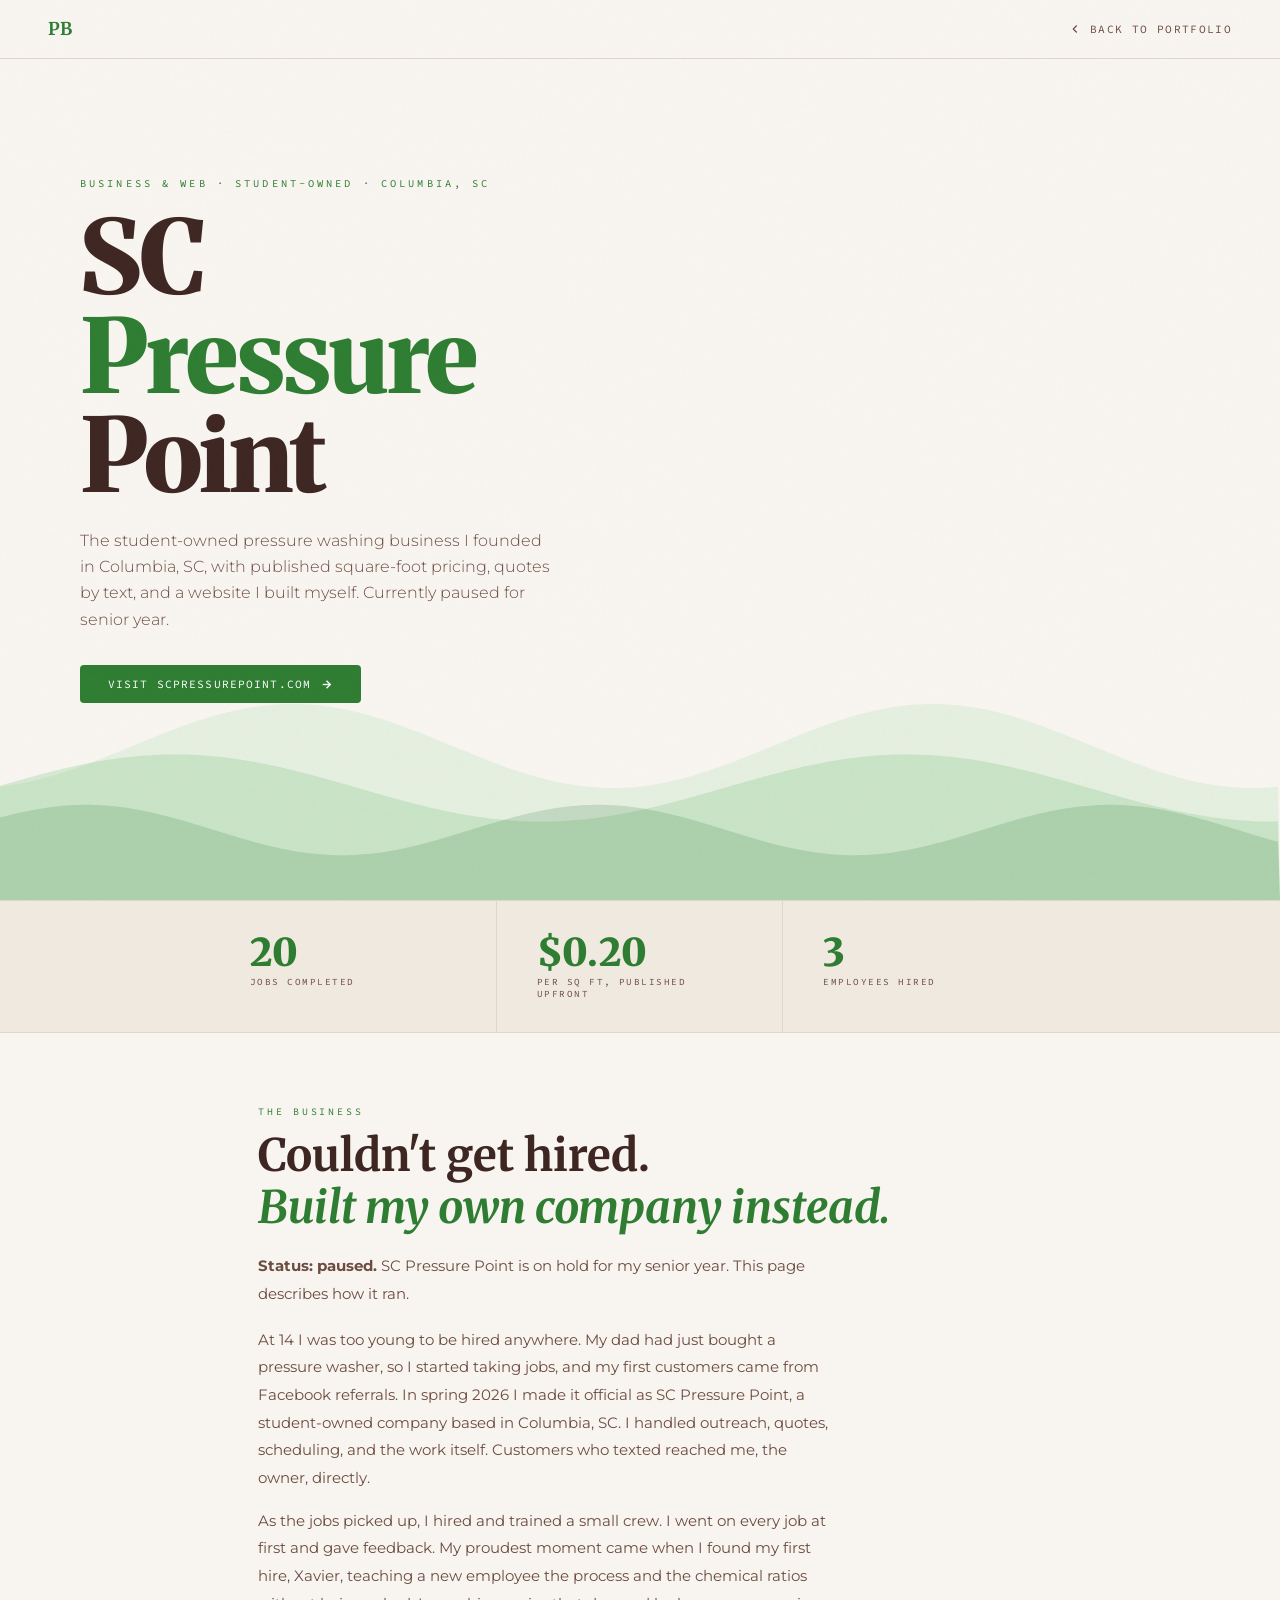
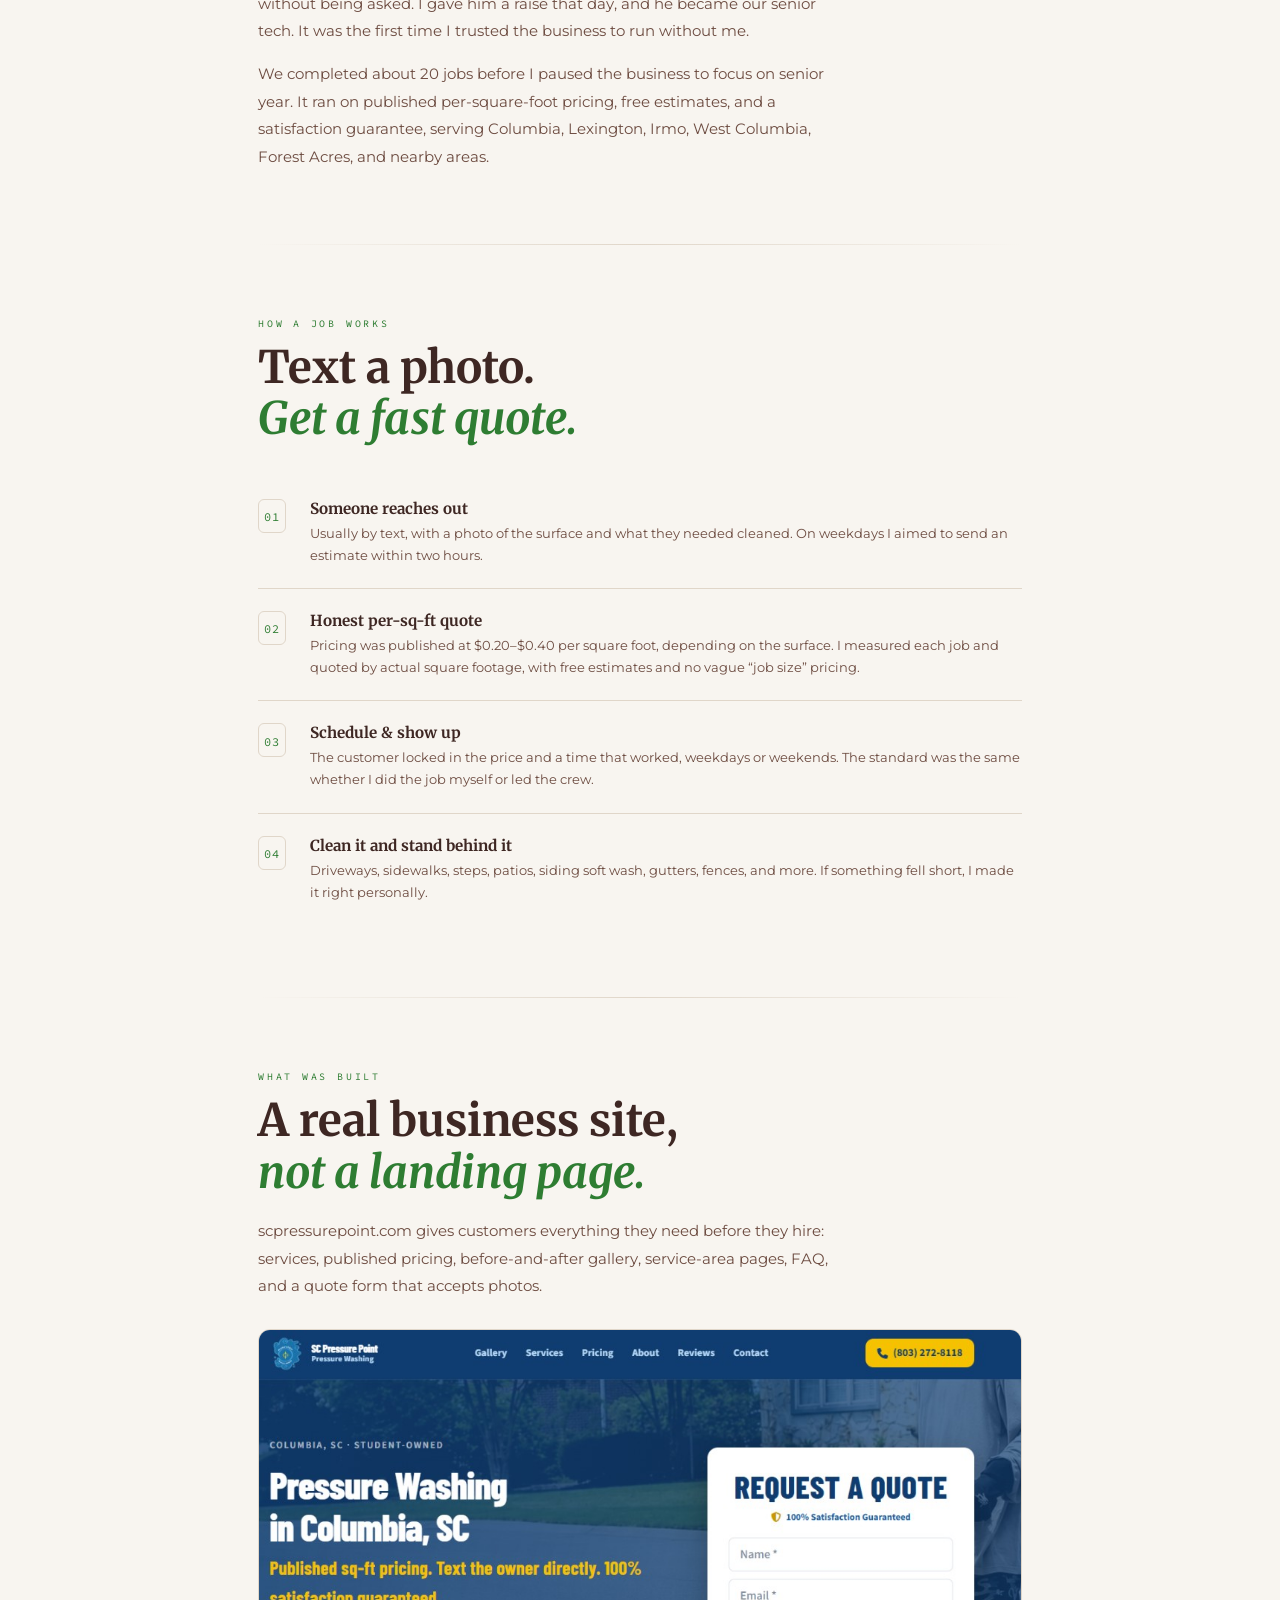
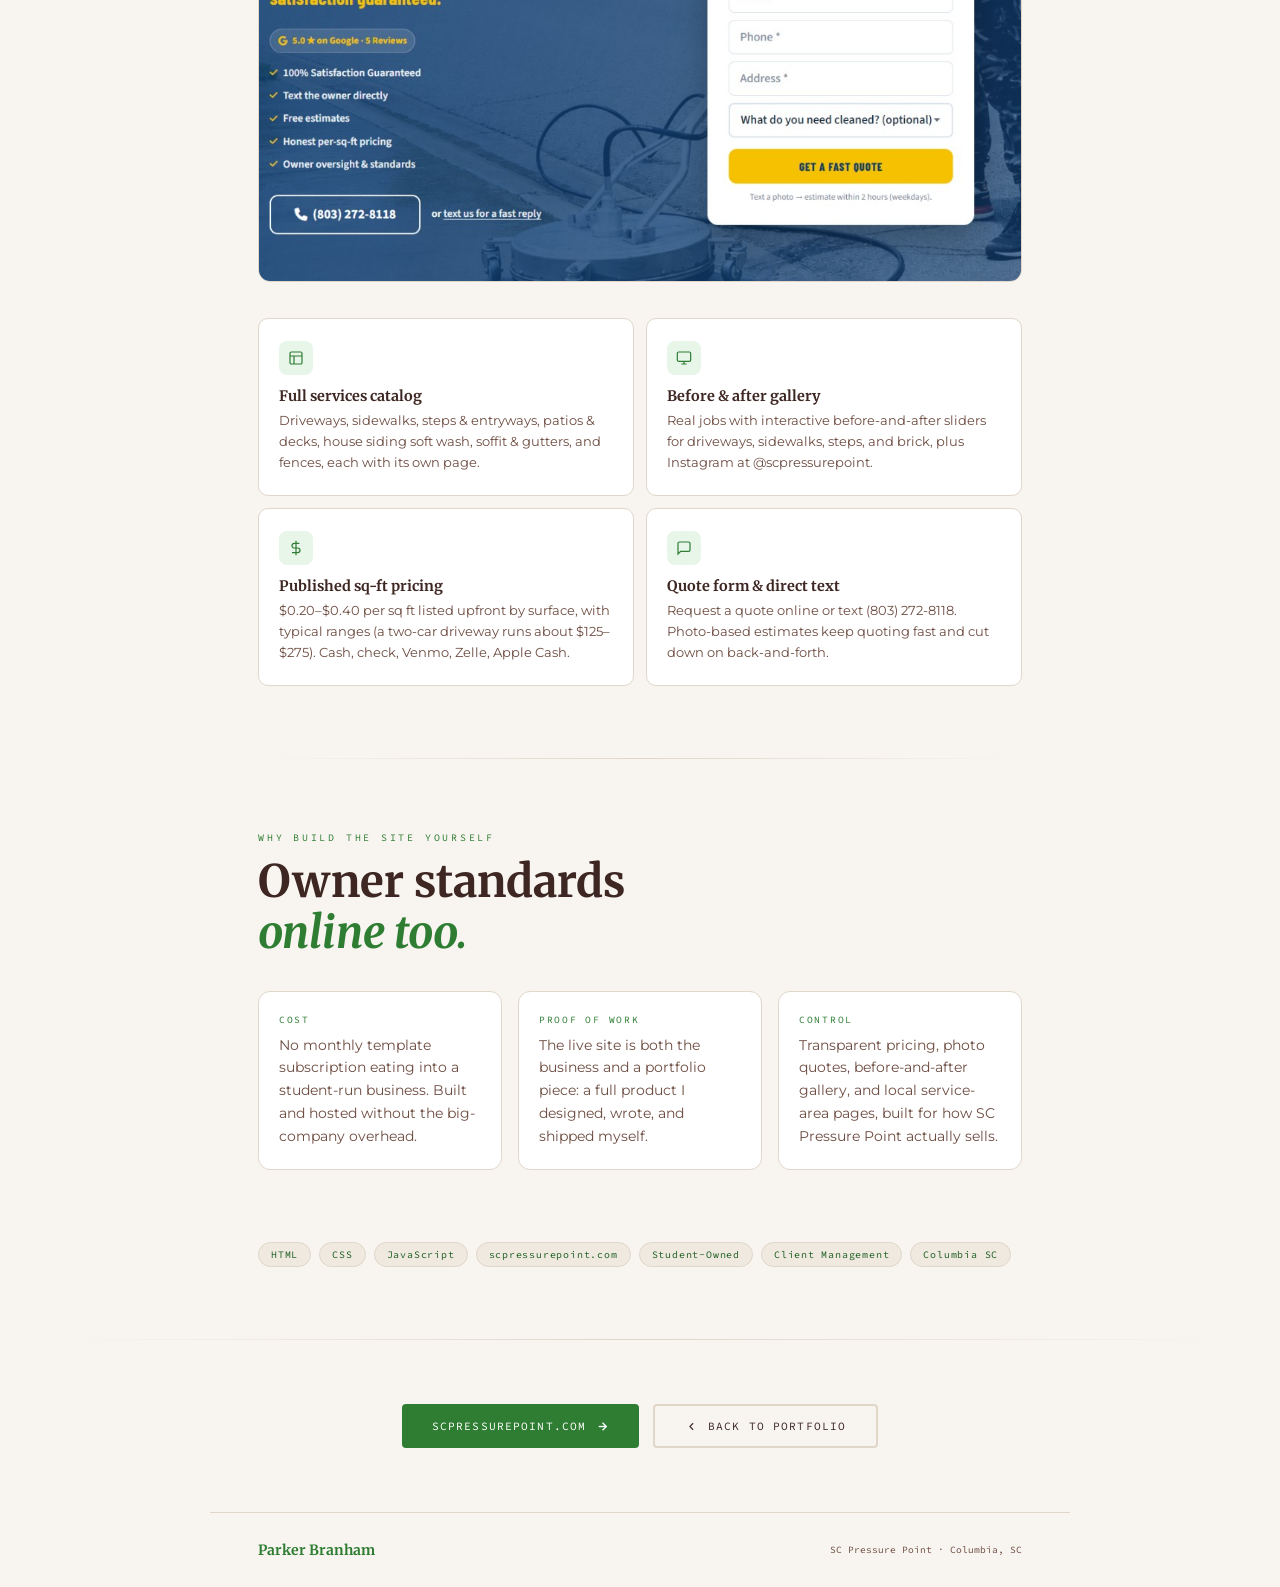
<file: scpressurepoint.html>
<!DOCTYPE html>
<html lang="en">
<head>
<meta charset="UTF-8">
<meta name="viewport" content="width=device-width, initial-scale=1.0">
<meta name="description" content="SC Pressure Point is the student-owned pressure washing business Parker Branham founded in Columbia, SC, and the website he built for it.">
<link rel="canonical" href="https://www.parkerbranham.com/scpressurepoint.html">
<meta name="author" content="Parker Branham">
<meta name="theme-color" content="#2e7d32">
<meta property="og:title" content="SC Pressure Point | Parker Branham">
<meta property="og:description" content="Student-owned pressure washing in Columbia, SC, with published square-foot pricing and a website I built myself.">
<meta property="og:image" content="https://www.parkerbranham.com/images/projects/SCPressurePointWebsite.png">
<meta property="og:url" content="https://www.parkerbranham.com/scpressurepoint.html">
<meta property="og:type" content="article">
<meta property="og:site_name" content="Parker Branham">
<meta property="og:locale" content="en_US">
<meta name="twitter:card" content="summary_large_image">
<link rel="icon" type="image/png" href="images/me/PBLogo.png">
<link rel="apple-touch-icon" href="images/me/PBLogo.png">
<title>SC Pressure Point | Parker Branham</title>
<link rel="preconnect" href="https://fonts.googleapis.com">
<link rel="preconnect" href="https://fonts.gstatic.com" crossorigin>
<link href="https://fonts.googleapis.com/css2?family=Merriweather:ital,wght@0,700;0,900;1,400&family=Montserrat:wght@300;400;500;600&family=Source+Code+Pro:wght@400;500;600&display=swap" rel="stylesheet">
<style>
:root{
  --bg:#f8f5f0;--card:#fff;--muted:#f0e9e0;
  --border:#e0d6c9;--primary:#2e7d32;--secondary:#e8f5e9;
  --fg:#3e2723;--sub:#6d4c41;--dim:#1b5e20;
  --font-mono:'Source Code Pro',monospace;
  --font-sans:'Montserrat',sans-serif;
  --font-serif:'Merriweather',serif;
}
*,*::before,*::after{box-sizing:border-box;margin:0;padding:0;}
html{scroll-behavior:smooth;scrollbar-width:none;}
html::-webkit-scrollbar{display:none;}
body{background:var(--bg);color:var(--fg);font-family:var(--font-sans);overflow-x:hidden;}
body::before{content:'';position:fixed;inset:0;background-image:url("data:image/svg+xml,%3Csvg viewBox='0 0 200 200' xmlns='http://www.w3.org/2000/svg'%3E%3Cfilter id='n'%3E%3CfeTurbulence type='fractalNoise' baseFrequency='0.85' numOctaves='4' stitchTiles='stitch'/%3E%3C/filter%3E%3Crect width='100%25' height='100%25' filter='url(%23n)' opacity='0.04'/%3E%3C/svg%3E");pointer-events:none;z-index:9999;opacity:0.4;}

/* NAV */
nav{position:fixed;top:0;left:0;right:0;z-index:1000;padding:18px 48px;display:flex;justify-content:space-between;align-items:center;background:rgba(248,245,240,0.92);backdrop-filter:blur(14px);border-bottom:1px solid var(--border);}
.nav-logo{font-family:var(--font-serif);font-weight:700;font-size:1.1rem;color:var(--primary);text-decoration:none;}
.nav-back{font-family:var(--font-mono);font-size:0.7rem;letter-spacing:0.12em;text-transform:uppercase;color:var(--sub);text-decoration:none;transition:color 0.2s;display:flex;align-items:center;gap:8px;}
.nav-back:hover{color:var(--primary);}
.nav-back svg{width:14px;height:14px;stroke:currentColor;fill:none;stroke-width:2;}

/* HERO */
#hero{
  position:relative;min-height:100vh;
  display:flex;flex-direction:column;
  align-items:flex-start;justify-content:center;
  padding:100px 80px 120px;
  overflow:hidden;
}
#wave-canvas{position:absolute;bottom:0;left:0;width:100%;height:280px;pointer-events:none;}
.hero-inner{position:relative;z-index:2;max-width:700px;}
.hero-tag{font-family:var(--font-mono);font-size:0.65rem;letter-spacing:0.3em;text-transform:uppercase;color:var(--primary);margin-bottom:18px;display:block;opacity:0;animation:fadeUp 0.6s 0.2s ease forwards;}
.hero-h1{font-family:var(--font-serif);font-size:clamp(3rem,8vw,7rem);font-weight:900;line-height:0.97;color:var(--fg);letter-spacing:-0.03em;opacity:0;animation:fadeUp 0.8s 0.35s ease forwards;}
.hero-h1 em{color:var(--primary);font-style:normal;display:block;}
.hero-sub{font-size:1rem;color:var(--sub);font-weight:300;line-height:1.65;max-width:480px;margin-top:22px;opacity:0;animation:fadeUp 0.6s 0.65s ease forwards;}
.hero-btns{margin-top:32px;display:flex;gap:12px;flex-wrap:wrap;opacity:0;animation:fadeUp 0.6s 0.85s ease forwards;}
.btn-go{display:inline-flex;align-items:center;gap:9px;font-family:var(--font-mono);font-size:0.7rem;letter-spacing:0.1em;text-transform:uppercase;text-decoration:none;padding:12px 28px;border-radius:4px;background:var(--primary);color:#fff;transition:all 0.22s;}
.btn-go:hover{background:var(--dim);transform:translateY(-2px);}
.btn-go svg{width:13px;height:13px;stroke:currentColor;fill:none;stroke-width:2.5;transition:transform 0.2s;}
.btn-go:hover svg{transform:translateX(3px);}

/* STATS — 3 across */
.stats-strip{background:var(--muted);border-top:1px solid var(--border);border-bottom:1px solid var(--border);}
.stats-inner{max-width:860px;margin:0 auto;display:grid;grid-template-columns:repeat(3,1fr);}
.stat-cell{padding:32px 40px;border-right:1px solid var(--border);}
.stat-cell:last-child{border-right:none;}
.stat-n{font-family:var(--font-serif);font-size:2.4rem;font-weight:900;color:var(--primary);line-height:1;}
.stat-lbl{font-family:var(--font-mono);font-size:0.58rem;letter-spacing:0.16em;text-transform:uppercase;color:var(--sub);margin-top:5px;}

/* CONTENT */
.page-wrap{max-width:860px;margin:0 auto;}
.content-sec{padding:72px 48px;}
.sec-label{font-family:var(--font-mono);font-size:0.62rem;letter-spacing:0.28em;text-transform:uppercase;color:var(--primary);margin-bottom:12px;}
.sec-h2{font-family:var(--font-serif);font-size:clamp(1.8rem,4vw,2.8rem);font-weight:700;color:var(--fg);line-height:1.15;margin-bottom:20px;}
.sec-h2 em{color:var(--primary);font-style:italic;}
.prose{font-size:0.92rem;color:var(--sub);line-height:1.88;max-width:580px;}
.prose p{margin-bottom:15px;}
.prose p:last-child{margin-bottom:0;}

/* HOW IT WORKS */
.steps{margin-top:32px;display:flex;flex-direction:column;gap:0;}
.step{display:flex;gap:24px;padding:22px 0;border-bottom:1px solid var(--border);align-items:flex-start;}
.step:last-child{border-bottom:none;}
.step-n{font-family:var(--font-mono);font-size:0.75rem;letter-spacing:0.06em;color:var(--primary);flex-shrink:0;width:28px;height:34px;border:1.5px solid var(--border);border-radius:6px;display:flex;align-items:center;justify-content:center;padding-top:2px;}
.step-title{font-family:var(--font-serif);font-size:0.95rem;font-weight:700;color:var(--fg);margin-bottom:4px;}
.step-desc{font-size:0.84rem;color:var(--sub);line-height:1.65;}

/* SITE SCOPE GRID */
.scope-grid{display:grid;grid-template-columns:1fr 1fr;gap:12px;margin-top:36px;}
.scope-card{background:var(--card);border:1px solid var(--border);border-radius:10px;padding:22px 20px;transition:border-color 0.2s,transform 0.2s;}
.scope-card:hover{border-color:var(--primary);transform:translateY(-3px);}
.scope-icon{width:34px;height:34px;background:var(--secondary);border-radius:8px;display:flex;align-items:center;justify-content:center;margin-bottom:12px;}
.scope-icon svg{width:16px;height:16px;stroke:var(--primary);fill:none;stroke-width:1.8;}
.scope-title{font-family:var(--font-serif);font-size:0.9rem;font-weight:700;color:var(--fg);margin-bottom:5px;}
.scope-desc{font-size:0.82rem;color:var(--sub);line-height:1.6;}

/* SITE PREVIEW */
.site-preview{display:block;margin-top:28px;border-radius:12px;overflow:hidden;border:1px solid var(--border);transition:border-color 0.2s,transform 0.2s;}
.site-preview:hover{border-color:var(--primary);transform:translateY(-3px);}
.site-preview img{width:100%;height:auto;display:block;vertical-align:middle;}

/* PARTNER STORY — dark card */
.story-card{background:var(--fg);border-radius:16px;padding:42px 46px;position:relative;overflow:hidden;}
.story-card::before{content:'';position:absolute;top:-80px;right:-80px;width:240px;height:240px;border-radius:50%;background:rgba(46,125,50,0.1);}
.story-mono{font-family:var(--font-mono);font-size:0.62rem;letter-spacing:0.22em;text-transform:uppercase;color:#81c784;margin-bottom:12px;}
.story-h{font-family:var(--font-serif);font-size:1.5rem;font-weight:700;color:#fff;margin-bottom:14px;line-height:1.3;}
.story-p{font-size:0.9rem;color:rgba(255,255,255,0.65);line-height:1.82;}

/* WHY BUILD IT */
.why-row{display:flex;gap:16px;margin-top:32px;flex-wrap:wrap;}
.why-card{flex:1;min-width:200px;background:var(--card);border:1px solid var(--border);border-radius:12px;padding:22px 20px;transition:border-color 0.2s;}
.why-card:hover{border-color:var(--primary);}
.why-label{font-family:var(--font-mono);font-size:0.6rem;letter-spacing:0.18em;text-transform:uppercase;color:var(--primary);margin-bottom:8px;}
.why-text{font-size:0.86rem;color:var(--sub);line-height:1.65;}

.tags{display:flex;flex-wrap:wrap;gap:8px;}
.tag{font-family:var(--font-mono);font-size:0.62rem;letter-spacing:0.08em;padding:5px 12px;border-radius:100px;background:var(--muted);color:var(--dim);border:1px solid var(--border);}
.hr-fancy{border:none;height:1px;background:linear-gradient(90deg,transparent,var(--border),transparent);margin:0 48px;}
.cta{text-align:center;padding:64px 48px;display:flex;gap:14px;justify-content:center;flex-wrap:wrap;}
.btn-primary{display:inline-flex;align-items:center;gap:10px;font-family:var(--font-mono);font-size:0.7rem;letter-spacing:0.1em;text-transform:uppercase;text-decoration:none;padding:13px 30px;border-radius:4px;background:var(--primary);color:#fff;transition:all 0.22s;}
.btn-primary:hover{background:var(--dim);transform:translateY(-2px);}
.btn-primary svg{width:13px;height:13px;stroke:currentColor;fill:none;stroke-width:2.5;transition:transform 0.2s;}
.btn-primary:hover svg{transform:translateX(3px);}
.btn-back{display:inline-flex;align-items:center;gap:10px;font-family:var(--font-mono);font-size:0.7rem;letter-spacing:0.1em;text-transform:uppercase;text-decoration:none;padding:13px 30px;border-radius:4px;border:2px solid var(--border);color:var(--fg);transition:all 0.22s;}
.btn-back:hover{border-color:var(--primary);color:var(--primary);transform:translateY(-2px);}
.btn-back svg{width:13px;height:13px;stroke:currentColor;fill:none;stroke-width:2;transition:transform 0.2s;}
.btn-back:hover svg{transform:translateX(-3px);}

.reveal{opacity:0;transform:translateY(22px);transition:opacity 0.62s ease,transform 0.62s ease;}
.reveal.vis{opacity:1;transform:none;}
.d1{transition-delay:.1s;}.d2{transition-delay:.2s;}.d3{transition-delay:.3s;}.d4{transition-delay:.4s;}

footer{border-top:1px solid var(--border);padding:28px 48px;display:flex;justify-content:space-between;align-items:center;max-width:860px;margin:0 auto;}
.fn{font-family:var(--font-serif);font-size:0.88rem;font-weight:700;color:var(--primary);}
.fc{font-family:var(--font-mono);font-size:0.6rem;color:var(--sub);}

@keyframes fadeUp{to{opacity:1;transform:translateY(0);}}

@media(max-width:680px){
  nav{padding:14px 20px;}
  #hero{padding:100px 24px 100px;align-items:flex-start;}
  .content-sec{padding:52px 20px;}
  .hr-fancy{margin:0 20px;}
  .stats-inner{grid-template-columns:1fr;}
  .stat-cell{border-right:none;border-bottom:1px solid var(--border);}
  .stat-cell:last-child{border-bottom:none;}
  .scope-grid{grid-template-columns:1fr;}
  .story-card{padding:28px 22px;}
  .cta{padding:48px 20px;flex-direction:column;align-items:center;}
  footer{flex-direction:column;gap:10px;text-align:center;padding:24px 20px;}
}
</style>
<link rel="stylesheet" href="css/easter-eggs.css">
<!-- konami? -->
<script type="application/ld+json">
{
  "@context": "https://schema.org",
  "@graph": [
    {
      "@type": "BreadcrumbList",
      "itemListElement": [
        {
          "@type": "ListItem",
          "position": 1,
          "name": "Parker Branham",
          "item": "https://www.parkerbranham.com/"
        },
        {
          "@type": "ListItem",
          "position": 2,
          "name": "SC Pressure Point",
          "item": "https://www.parkerbranham.com/scpressurepoint.html"
        }
      ]
    },
    {
      "@type": "WebSite",
      "name": "SC Pressure Point",
      "url": "https://www.parkerbranham.com/scpressurepoint.html",
      "description": "Student-owned pressure washing in Columbia, SC, with published square-foot pricing and a quote form.",
      "image": "https://www.parkerbranham.com/images/projects/SCPressurePointWebsite.png",
      "author": {
        "@id": "https://www.parkerbranham.com/#parker"
      },
      "creator": {
        "@id": "https://www.parkerbranham.com/#parker"
      },
      "about": {
        "@type": "LocalBusiness",
        "name": "SC Pressure Point",
        "url": "https://scpressurepoint.com",
        "telephone": "+1-803-272-8118",
        "areaServed": {
          "@type": "City",
          "name": "Columbia",
          "containedInPlace": {
            "@type": "State",
            "name": "South Carolina"
          }
        },
        "address": {
          "@type": "PostalAddress",
          "addressLocality": "Columbia",
          "addressRegion": "SC",
          "addressCountry": "US"
        },
        "founder": {
          "@id": "https://www.parkerbranham.com/#parker"
        }
      }
    }
  ]
}
</script>
</head>
<body>

<nav>
  <a href="index.html" class="nav-logo">PB</a>
  <a href="index.html" class="nav-back">
    <svg viewBox="0 0 24 24"><polyline points="15 18 9 12 15 6"/></svg>
    Back to Portfolio
  </a>
</nav>

<section id="hero">
  <canvas id="wave-canvas"></canvas>
  <div class="hero-inner">
    <span class="hero-tag">Business &amp; Web · Student-Owned · Columbia, SC</span>
    <h1 class="hero-h1">SC<br><em>Pressure</em>Point</h1>
    <p class="hero-sub">The student-owned pressure washing business I founded in Columbia, SC, with published square-foot pricing, quotes by text, and a website I built myself. Currently paused for senior year.</p>
    <div class="hero-btns">
      <a href="https://scpressurepoint.com" target="_blank" rel="noopener noreferrer" class="btn-go">
        Visit scpressurepoint.com
        <svg viewBox="0 0 24 24" aria-hidden="true"><line x1="5" y1="12" x2="19" y2="12"/><polyline points="12 5 19 12 12 19"/></svg>
      </a>
    </div>
  </div>
</section>

<!-- STATS -->
<div class="stats-strip">
  <div class="stats-inner">
    <div class="stat-cell reveal d1">
      <div class="stat-n">20</div>
      <div class="stat-lbl">Jobs Completed</div>
    </div>
    <div class="stat-cell reveal d2">
      <div class="stat-n">$0.20</div>
      <div class="stat-lbl">Per Sq Ft, Published Upfront</div>
    </div>
    <div class="stat-cell reveal d3">
      <div class="stat-n">3</div>
      <div class="stat-lbl">Employees Hired</div>
    </div>
  </div>
</div>

<div class="page-wrap">

  <section class="content-sec reveal">
    <p class="sec-label">The business</p>
    <h2 class="sec-h2">Couldn't get hired.<br><em>Built my own company instead.</em></h2>
    <p class="prose" style="margin-bottom:18px;"><strong>Status: paused.</strong> SC Pressure Point is on hold for my senior year. This page describes how it ran.</p>
    <div class="prose">
      <p>At 14 I was too young to be hired anywhere. My dad had just bought a pressure washer, so I started taking jobs, and my first customers came from Facebook referrals. In spring 2026 I made it official as SC Pressure Point, a student-owned company based in Columbia, SC. I handled outreach, quotes, scheduling, and the work itself. Customers who texted reached me, the owner, directly.</p>
      <p>As the jobs picked up, I hired and trained a small crew. I went on every job at first and gave feedback. My proudest moment came when I found my first hire, Xavier, teaching a new employee the process and the chemical ratios without being asked. I gave him a raise that day, and he became our senior tech. It was the first time I trusted the business to run without me.</p>
      <p>We completed about 20 jobs before I paused the business to focus on senior year. It ran on published per-square-foot pricing, free estimates, and a satisfaction guarantee, serving Columbia, Lexington, Irmo, West Columbia, Forest Acres, and nearby areas.</p>
    </div>
  </section>

  <hr class="hr-fancy">

  <section class="content-sec reveal">
    <p class="sec-label">How a job works</p>
    <h2 class="sec-h2">Text a photo.<br><em>Get a fast quote.</em></h2>
    <div class="steps">
      <div class="step">
        <div class="step-n">01</div>
        <div class="step-body">
          <div class="step-title">Someone reaches out</div>
          <div class="step-desc">Usually by text, with a photo of the surface and what they needed cleaned. On weekdays I aimed to send an estimate within two hours.</div>
        </div>
      </div>
      <div class="step">
        <div class="step-n">02</div>
        <div class="step-body">
          <div class="step-title">Honest per-sq-ft quote</div>
          <div class="step-desc">Pricing was published at $0.20–$0.40 per square foot, depending on the surface. I measured each job and quoted by actual square footage, with free estimates and no vague “job size” pricing.</div>
        </div>
      </div>
      <div class="step">
        <div class="step-n">03</div>
        <div class="step-body">
          <div class="step-title">Schedule &amp; show up</div>
          <div class="step-desc">The customer locked in the price and a time that worked, weekdays or weekends. The standard was the same whether I did the job myself or led the crew.</div>
        </div>
      </div>
      <div class="step">
        <div class="step-n">04</div>
        <div class="step-body">
          <div class="step-title">Clean it and stand behind it</div>
          <div class="step-desc">Driveways, sidewalks, steps, patios, siding soft wash, gutters, fences, and more. If something fell short, I made it right personally.</div>
        </div>
      </div>
    </div>
  </section>

  <hr class="hr-fancy">

  <section class="content-sec reveal">
    <p class="sec-label">What was built</p>
    <h2 class="sec-h2">A real business site,<br><em>not a landing page.</em></h2>
    <div class="prose">
      <p>scpressurepoint.com gives customers everything they need before they hire: services, published pricing, before-and-after gallery, service-area pages, FAQ, and a quote form that accepts photos.</p>
    </div>
    <a href="https://scpressurepoint.com" target="_blank" rel="noopener noreferrer" class="site-preview reveal">
      <img src="images/projects/SCPressurePointWebsite.png" alt="SC Pressure Point homepage: pressure washing in Columbia, SC, student-owned, published sq-ft pricing, quote form, phone (803) 272-8118">
    </a>
    <div class="scope-grid">
      <div class="scope-card reveal d1">
        <div class="scope-icon"><svg viewBox="0 0 24 24"><rect x="3" y="3" width="18" height="18" rx="2"/><path d="M3 9h18M9 21V9"/></svg></div>
        <div class="scope-title">Full services catalog</div>
        <div class="scope-desc">Driveways, sidewalks, steps &amp; entryways, patios &amp; decks, house siding soft wash, soffit &amp; gutters, and fences, each with its own page.</div>
      </div>
      <div class="scope-card reveal d2">
        <div class="scope-icon"><svg viewBox="0 0 24 24"><rect x="2" y="3" width="20" height="14" rx="2"/><path d="M8 21h8M12 17v4"/></svg></div>
        <div class="scope-title">Before &amp; after gallery</div>
        <div class="scope-desc">Real jobs with interactive before-and-after sliders for driveways, sidewalks, steps, and brick, plus Instagram at @scpressurepoint.</div>
      </div>
      <div class="scope-card reveal d3">
        <div class="scope-icon"><svg viewBox="0 0 24 24"><line x1="12" y1="1" x2="12" y2="23"/><path d="M17 5H9.5a3.5 3.5 0 0 0 0 7h5a3.5 3.5 0 0 1 0 7H6"/></svg></div>
        <div class="scope-title">Published sq-ft pricing</div>
        <div class="scope-desc">$0.20–$0.40 per sq ft listed upfront by surface, with typical ranges (a two-car driveway runs about $125–$275). Cash, check, Venmo, Zelle, Apple Cash.</div>
      </div>
      <div class="scope-card reveal d4">
        <div class="scope-icon"><svg viewBox="0 0 24 24"><path d="M21 15a2 2 0 0 1-2 2H7l-4 4V5a2 2 0 0 1 2-2h14a2 2 0 0 1 2 2z"/></svg></div>
        <div class="scope-title">Quote form &amp; direct text</div>
        <div class="scope-desc">Request a quote online or text (803) 272-8118. Photo-based estimates keep quoting fast and cut down on back-and-forth.</div>
      </div>
    </div>
  </section>

  <hr class="hr-fancy">

  <section class="content-sec reveal">
    <p class="sec-label">Why build the site yourself</p>
    <h2 class="sec-h2">Owner standards<br><em>online too.</em></h2>
    <div class="why-row">
      <div class="why-card">
        <div class="why-label">Cost</div>
        <div class="why-text">No monthly template subscription eating into a student-run business. Built and hosted without the big-company overhead.</div>
      </div>
      <div class="why-card">
        <div class="why-label">Proof of work</div>
        <div class="why-text">The live site is both the business and a portfolio piece: a full product I designed, wrote, and shipped myself.</div>
      </div>
      <div class="why-card">
        <div class="why-label">Control</div>
        <div class="why-text">Transparent pricing, photo quotes, before-and-after gallery, and local service-area pages, built for how SC Pressure Point actually sells.</div>
      </div>
    </div>
  </section>

  <section class="content-sec" style="padding-top:0;">
    <div class="tags reveal">
      <span class="tag">HTML</span>
      <span class="tag">CSS</span>
      <span class="tag">JavaScript</span>
      <span class="tag">scpressurepoint.com</span>
      <span class="tag">Student-Owned</span>
      <span class="tag">Client Management</span>
      <span class="tag">Columbia SC</span>
    </div>
  </section>

</div>

<hr class="hr-fancy">
<div class="cta">
  <a href="https://scpressurepoint.com" target="_blank" rel="noopener noreferrer" class="btn-primary">
    scpressurepoint.com
    <svg viewBox="0 0 24 24" aria-hidden="true"><line x1="5" y1="12" x2="19" y2="12"/><polyline points="12 5 19 12 12 19"/></svg>
  </a>
  <a href="index.html" class="btn-back">
    <svg viewBox="0 0 24 24"><polyline points="15 18 9 12 15 6"/></svg>
    Back to Portfolio
  </a>
</div>
<footer>
  <div class="fn">Parker Branham</div>
  <div class="fc">SC Pressure Point · Columbia, SC</div>
</footer>

<script>
const obs=new IntersectionObserver(e=>{e.forEach(en=>{if(en.isIntersecting){en.target.classList.add('vis');obs.unobserve(en.target);}});},{threshold:0.1});
document.querySelectorAll('.reveal').forEach(el=>obs.observe(el));

/* Green wave animation */
(function(){
  const c=document.getElementById('wave-canvas');
  const ctx=c.getContext('2d');
  function resize(){c.width=c.offsetWidth;c.height=c.offsetHeight;}
  resize();window.addEventListener('resize',resize);
  let t=0;
  function draw(){
    ctx.clearRect(0,0,c.width,c.height);
    const w=c.width,h=c.height;
    ctx.beginPath();ctx.moveTo(0,h*.45);
    for(let x=0;x<=w;x+=3)ctx.lineTo(x,h*.45+Math.sin((x/w)*4*Math.PI+t)*h*.15);
    ctx.lineTo(w,h);ctx.lineTo(0,h);ctx.closePath();
    ctx.fillStyle='rgba(200,230,201,0.4)';ctx.fill();
    ctx.beginPath();ctx.moveTo(0,h*.6);
    for(let x=0;x<=w;x+=3)ctx.lineTo(x,h*.6+Math.sin((x/w)*3.5*Math.PI+t*1.2+1)*h*.12);
    ctx.lineTo(w,h);ctx.lineTo(0,h);ctx.closePath();
    ctx.fillStyle='rgba(129,199,132,0.28)';ctx.fill();
    ctx.beginPath();ctx.moveTo(0,h*.75);
    for(let x=0;x<=w;x+=3)ctx.lineTo(x,h*.75+Math.sin((x/w)*5*Math.PI+t*.9+2)*h*.09);
    ctx.lineTo(w,h);ctx.lineTo(0,h);ctx.closePath();
    ctx.fillStyle='rgba(46,125,50,0.18)';ctx.fill();
    t+=0.016;requestAnimationFrame(draw);
  }
  draw();
})();
</script>
<script src="js/easter-eggs.js"></script>
<script src="js/easter-eggs-hack.js"></script>
<script src="js/easter-eggs-fight.js"></script>
<!-- alt+shift clears fog · 0 resets · type your intentions carefully -->
</body>
</html>
</file>
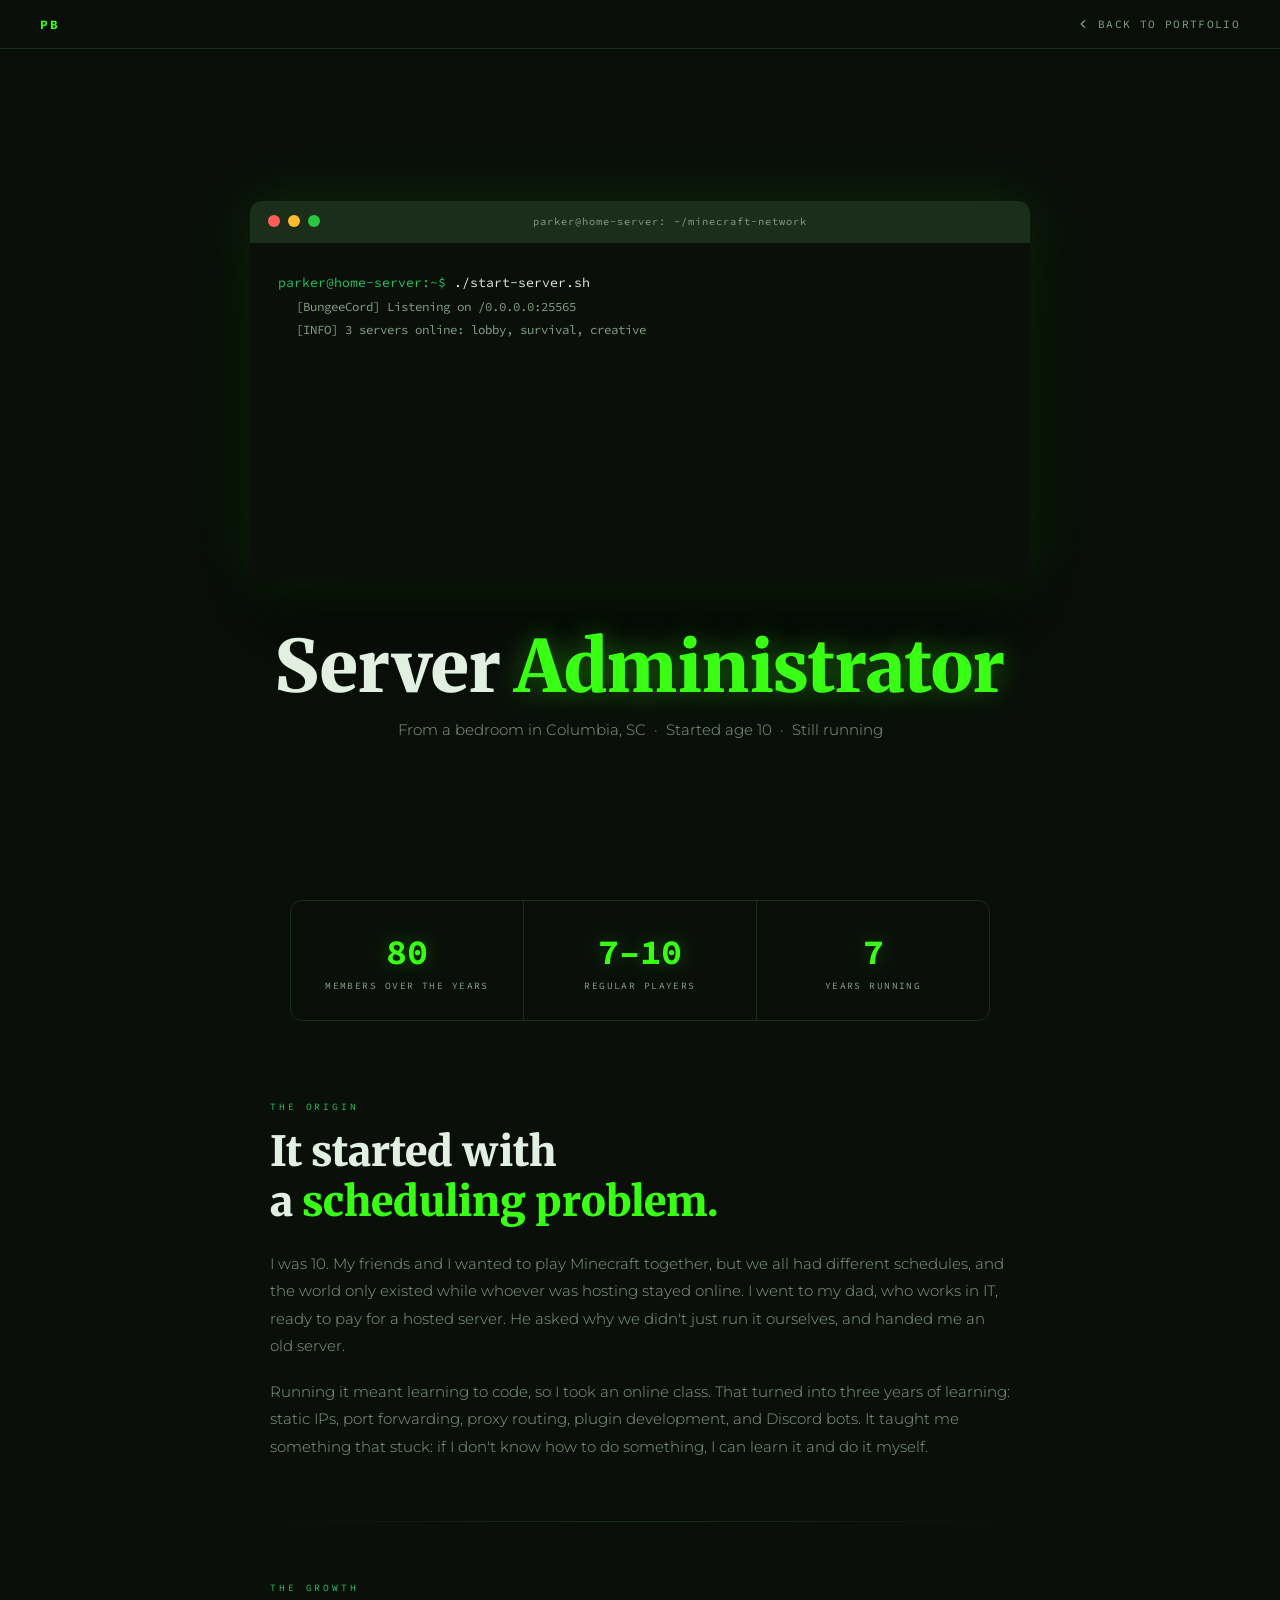
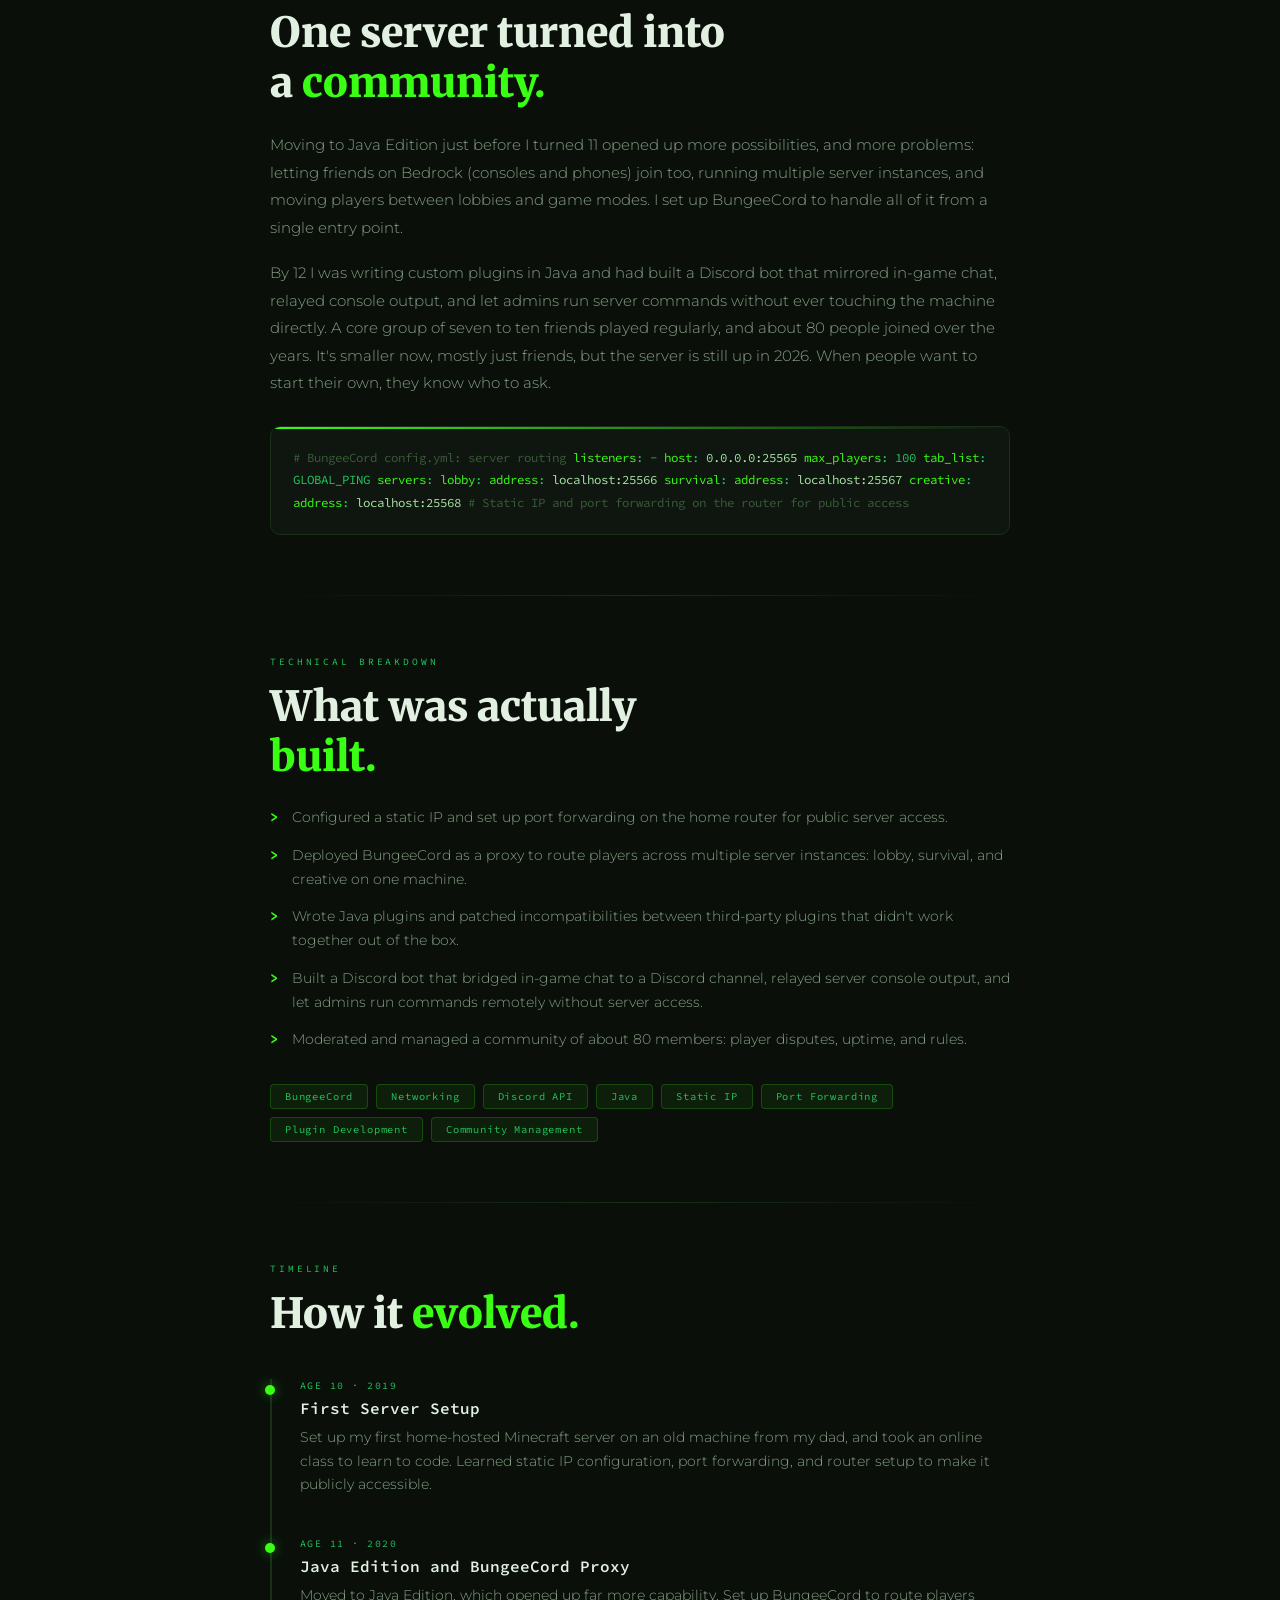
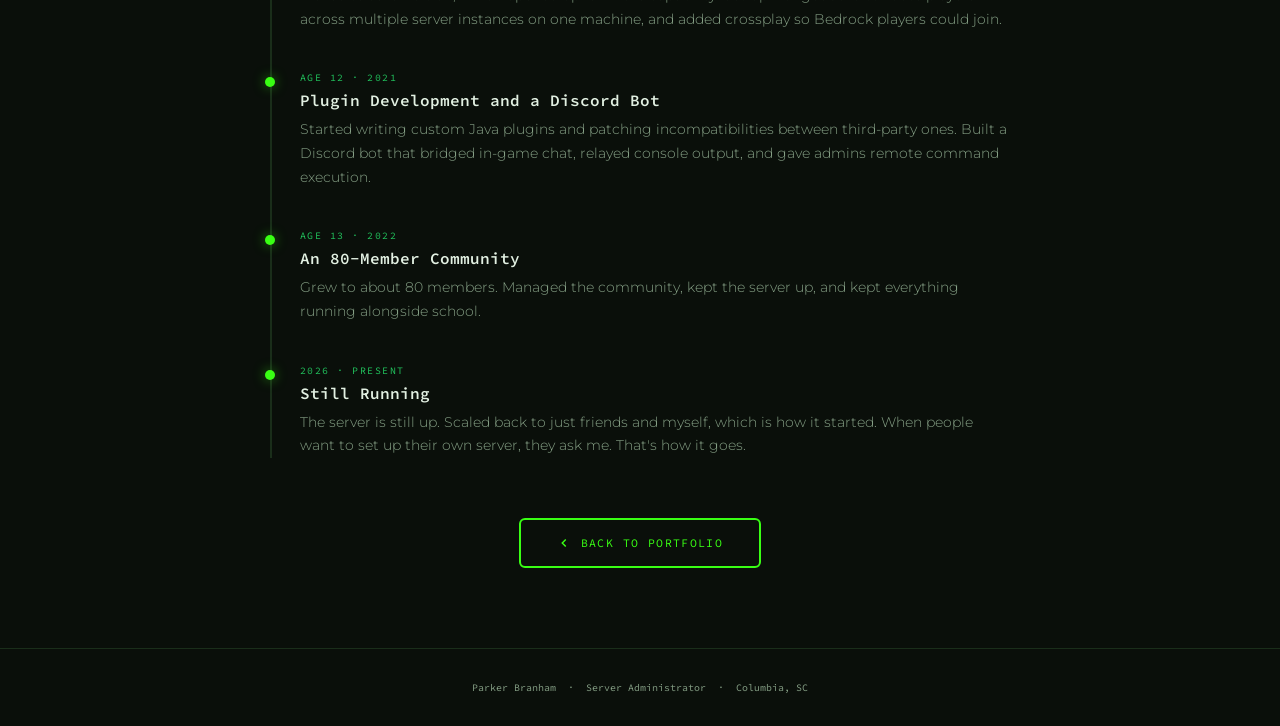
<file: server.html>
<!DOCTYPE html>
<html lang="en">
<head>
<meta charset="UTF-8">
<meta name="viewport" content="width=device-width, initial-scale=1.0">
<meta name="description" content="A home-hosted Minecraft network run by Parker Branham, with a BungeeCord proxy, custom plugins, a Discord bot, and about 80 members.">
<link rel="canonical" href="https://www.parkerbranham.com/server.html">
<meta name="author" content="Parker Branham">
<meta name="theme-color" content="#2e7d32">
<meta property="og:title" content="Server Administrator | Parker Branham">
<meta property="og:description" content="Home-hosted Minecraft network: BungeeCord, plugins, Discord bot, about 80 members.">
<meta property="og:image" content="https://www.parkerbranham.com/images/projects/minecraftserverPROJECT.png">
<meta property="og:url" content="https://www.parkerbranham.com/server.html">
<meta property="og:type" content="article">
<meta property="og:site_name" content="Parker Branham">
<meta property="og:locale" content="en_US">
<meta name="twitter:card" content="summary_large_image">
<link rel="icon" type="image/png" href="images/me/PBLogo.png">
<link rel="apple-touch-icon" href="images/me/PBLogo.png">
<title>Server Administrator | Parker Branham</title>
<link rel="preconnect" href="https://fonts.googleapis.com">
<link rel="preconnect" href="https://fonts.gstatic.com" crossorigin>
<link href="https://fonts.googleapis.com/css2?family=Merriweather:wght@700;900&family=Montserrat:wght@300;400;600&family=Source+Code+Pro:wght@400;500;600;700&display=swap" rel="stylesheet">
<style>
:root{
  --bg:#0a0f0a;--surface:#0f160f;--border:#1a2e1a;
  --primary:#39ff14;--dim:#22c55e;--muted:#166534;
  --text:#e2f0e2;--subtext:#86a086;--font-mono:'Source Code Pro',monospace;
  --font-serif:'Merriweather',serif;--font-sans:'Montserrat',sans-serif;
}
*,*::before,*::after{box-sizing:border-box;margin:0;padding:0;}
html{scroll-behavior:smooth;scrollbar-width:none;}
html::-webkit-scrollbar{display:none;}
body{background:var(--bg);color:var(--text);font-family:var(--font-mono);overflow-x:hidden;}

/* NAV */
nav{position:fixed;top:0;left:0;right:0;z-index:1000;padding:16px 40px;display:flex;justify-content:space-between;align-items:center;background:rgba(10,15,10,0.95);backdrop-filter:blur(12px);border-bottom:1px solid var(--border);}
.nav-logo{font-family:var(--font-mono);font-size:0.8rem;font-weight:700;color:var(--primary);text-decoration:none;letter-spacing:0.12em;}
.nav-back{font-family:var(--font-mono);font-size:0.7rem;letter-spacing:0.12em;text-transform:uppercase;color:var(--subtext);text-decoration:none;transition:color 0.2s;display:flex;align-items:center;gap:8px;}
.nav-back:hover{color:var(--primary);}
.nav-back svg{width:14px;height:14px;stroke:currentColor;fill:none;stroke-width:2;}

/* HERO */
#hero{min-height:100vh;display:flex;flex-direction:column;align-items:center;justify-content:center;padding:100px 24px 60px;position:relative;overflow:hidden;}
.terminal-window{position:relative;z-index:2;width:100%;max-width:780px;border-radius:12px;overflow:hidden;box-shadow:0 0 60px rgba(57,255,20,0.12),0 40px 80px rgba(0,0,0,0.6);}
.terminal-bar{background:#1a2e1a;padding:14px 18px;display:flex;align-items:center;gap:8px;border-bottom:1px solid var(--border);}
.t-dot{width:12px;height:12px;border-radius:50%;}
.t-dot.red{background:#ff5f57;}
.t-dot.yellow{background:#febc2e;}
.t-dot.green{background:#28c840;}
.terminal-title{font-family:var(--font-mono);font-size:0.65rem;letter-spacing:0.1em;color:var(--subtext);margin-left:auto;margin-right:auto;}
.terminal-body{background:#0a0f0a;padding:28px 28px 36px;min-height:340px;}
.term-line{font-family:var(--font-mono);font-size:0.82rem;line-height:1.8;opacity:0;}
.term-line.show{opacity:1;}
.term-prompt{color:var(--dim);}
.term-cmd{color:var(--text);}
.term-output{color:var(--subtext);padding-left:18px;font-size:0.78rem;}
.blink{animation:blink 1s step-end infinite;}
@keyframes blink{0%,100%{opacity:1;}50%{opacity:0;}}
.hero-tagline{position:relative;z-index:2;text-align:center;margin-top:44px;}
.hero-tagline h1{font-family:var(--font-serif);font-size:clamp(2rem,6vw,4.5rem);font-weight:900;color:var(--text);line-height:1.1;}
.hero-tagline h1 span{color:var(--primary);text-shadow:0 0 30px rgba(57,255,20,0.4);}
.hero-tagline p{font-family:var(--font-sans);font-size:0.95rem;color:var(--subtext);margin-top:14px;font-weight:300;}

/* STATS ROW */
.stats-row{display:flex;gap:0;border:1px solid var(--border);border-radius:12px;overflow:hidden;max-width:520px;margin:60px auto 0;position:relative;z-index:2;}
.stat-box{flex:1;padding:28px 20px;text-align:center;border-right:1px solid var(--border);}
.stat-box:last-child{border-right:none;}
.stat-box-num{font-family:var(--font-mono);font-size:2.2rem;font-weight:700;color:var(--primary);text-shadow:0 0 20px rgba(57,255,20,0.3);}
.stat-box-label{font-family:var(--font-mono);font-size:0.6rem;letter-spacing:0.15em;text-transform:uppercase;color:var(--subtext);margin-top:6px;}

/* CONTENT */
.content{max-width:820px;margin:0 auto;padding:80px 40px;}
.section-tag{font-family:var(--font-mono);font-size:0.6rem;letter-spacing:0.3em;text-transform:uppercase;color:var(--dim);margin-bottom:14px;}
.section-heading{font-family:var(--font-serif);font-size:clamp(1.6rem,4vw,2.6rem);font-weight:900;color:var(--text);line-height:1.2;margin-bottom:24px;}
.section-heading span{color:var(--primary);}
.prose{font-family:var(--font-sans);font-size:0.93rem;color:var(--subtext);line-height:1.85;font-weight:300;}
.prose p{margin-bottom:18px;}
.prose p:last-child{margin-bottom:0;}

/* TIMELINE */
.timeline{margin-top:40px;position:relative;padding-left:28px;border-left:2px solid var(--border);}
.tl-item{margin-bottom:40px;position:relative;}
.tl-item:last-child{margin-bottom:0;}
.tl-item::before{content:'';position:absolute;left:-35px;top:6px;width:10px;height:10px;border-radius:50%;background:var(--primary);box-shadow:0 0 12px rgba(57,255,20,0.5);}
.tl-year{font-family:var(--font-mono);font-size:0.62rem;letter-spacing:0.15em;text-transform:uppercase;color:var(--dim);margin-bottom:6px;}
.tl-title{font-family:var(--font-mono);font-size:1rem;font-weight:600;color:var(--text);margin-bottom:8px;}
.tl-desc{font-family:var(--font-sans);font-size:0.87rem;color:var(--subtext);line-height:1.7;font-weight:300;}

/* CODE BLOCKS */
.code-block{background:var(--surface);border:1px solid var(--border);border-radius:10px;padding:20px 22px;margin:28px 0;position:relative;overflow:hidden;}
.code-block::before{content:'';position:absolute;top:0;left:0;right:0;height:2px;background:linear-gradient(90deg,var(--primary),transparent);}
.code-block code{font-family:var(--font-mono);font-size:0.78rem;color:var(--dim);line-height:1.8;display:block;}
.code-kw{color:var(--primary);}
.code-str{color:#a8e6a8;}
.code-comment{color:#3a5a3a;}

/* BULLET LIST */
.fancy-list{list-style:none;display:flex;flex-direction:column;gap:14px;margin-top:24px;}
.fancy-list li{font-family:var(--font-sans);font-size:0.9rem;color:var(--subtext);padding-left:22px;position:relative;line-height:1.65;font-weight:300;}
.fancy-list li::before{content:'>';position:absolute;left:0;color:var(--primary);font-family:var(--font-mono);font-weight:700;}

/* TAGS */
.tag-row{display:flex;flex-wrap:wrap;gap:8px;margin-top:32px;}
.tag{font-family:var(--font-mono);font-size:0.65rem;letter-spacing:0.08em;padding:5px 14px;border-radius:4px;background:rgba(57,255,20,0.07);color:var(--dim);border:1px solid rgba(57,255,20,0.2);transition:all 0.2s;}
.tag:hover{background:rgba(57,255,20,0.15);border-color:var(--primary);color:var(--primary);}

/* DIVIDER */
.fancy-div{border:none;height:1px;background:linear-gradient(90deg,transparent,var(--border),transparent);margin:60px 0;}

/* CTA */
.cta-wrap{text-align:center;margin-top:60px;}
.cta-btn{display:inline-flex;align-items:center;gap:10px;font-family:var(--font-mono);font-size:0.72rem;letter-spacing:0.12em;text-transform:uppercase;text-decoration:none;padding:16px 36px;border-radius:6px;border:2px solid var(--primary);color:var(--primary);transition:all 0.25s;}
.cta-btn:hover{background:var(--primary);color:var(--bg);box-shadow:0 0 24px rgba(57,255,20,0.3);}
.cta-btn svg{width:14px;height:14px;stroke:currentColor;fill:none;stroke-width:2.5;transition:transform 0.2s;}
.cta-btn:hover svg{transform:translateX(-4px);}

/* REVEAL */
.reveal{opacity:0;transform:translateY(24px);transition:opacity 0.6s ease,transform 0.6s ease;}
.reveal.visible{opacity:1;transform:translateY(0);}

/* FOOTER */
footer{border-top:1px solid var(--border);padding:32px 40px;text-align:center;font-family:var(--font-mono);font-size:0.62rem;color:var(--subtext);}

@media(max-width:680px){
  nav{padding:14px 18px;}
  .content{padding:60px 20px;}
  .stats-row{flex-direction:column;}
  .stat-box{border-right:none;border-bottom:1px solid var(--border);}
  .stat-box:last-child{border-bottom:none;}
  .terminal-body{padding:18px;}
}
</style>
<link rel="stylesheet" href="css/easter-eggs.css">
<!-- already dark. still… D? -->
<script type="application/ld+json">
{
  "@context": "https://schema.org",
  "@graph": [
    {
      "@type": "BreadcrumbList",
      "itemListElement": [
        {
          "@type": "ListItem",
          "position": 1,
          "name": "Parker Branham",
          "item": "https://www.parkerbranham.com/"
        },
        {
          "@type": "ListItem",
          "position": 2,
          "name": "Server Administrator",
          "item": "https://www.parkerbranham.com/server.html"
        }
      ]
    },
    {
      "@type": "CreativeWork",
      "name": "Server Administrator | Parker Branham",
      "url": "https://www.parkerbranham.com/server.html",
      "description": "Home-hosted Minecraft network: BungeeCord, plugins, Discord bot, about 80 members.",
      "image": "https://www.parkerbranham.com/images/projects/minecraftserverPROJECT.png",
      "author": {
        "@id": "https://www.parkerbranham.com/#parker"
      },
      "creator": {
        "@id": "https://www.parkerbranham.com/#parker"
      }
    }
  ]
}
</script>
</head>
<body>

<nav>
  <a href="index.html" class="nav-logo">PB</a>
  <a href="index.html" class="nav-back">
    <svg viewBox="0 0 24 24"><polyline points="15 18 9 12 15 6"/></svg>
    Back to Portfolio
  </a>
</nav>

<section id="hero">
  <div class="terminal-window reveal" id="term-win">
    <div class="terminal-bar">
      <div class="t-dot red"></div>
      <div class="t-dot yellow"></div>
      <div class="t-dot green"></div>
      <span class="terminal-title">parker@home-server: ~/minecraft-network</span>
    </div>
    <div class="terminal-body" id="terminal-body">
      <div class="term-line" id="tl0"><span class="term-prompt">parker@home-server:~$ </span><span class="term-cmd" id="tc0"></span></div>
      <div class="term-line" id="tl1"><span class="term-output" id="to1"></span></div>
      <div class="term-line" id="tl2"><span class="term-output" id="to2"></span></div>
      <div class="term-line" id="tl3"><span class="term-prompt">parker@home-server:~$ </span><span class="term-cmd" id="tc3"></span></div>
      <div class="term-line" id="tl4"><span class="term-output" id="to4"></span></div>
      <div class="term-line" id="tl5"><span class="term-output" id="to5"></span></div>
      <div class="term-line" id="tl6"><span class="term-prompt">parker@home-server:~$ </span><span class="term-cmd" id="tc6"></span><span class="blink">█</span></div>
    </div>
  </div>

  <div class="hero-tagline reveal">
    <h1>Server <span>Administrator</span></h1>
    <p>From a bedroom in Columbia, SC &nbsp;·&nbsp; Started age 10 &nbsp;·&nbsp; Still running</p>
  </div>
</section>

<div class="stats-row reveal" style="margin-left:auto;margin-right:auto;max-width:700px;margin-top:0;position:relative;z-index:2;">
  <div class="stat-box">
    <div class="stat-box-num">80</div>
    <div class="stat-box-label">Members Over the Years</div>
  </div>
  <div class="stat-box">
    <div class="stat-box-num">7–10</div>
    <div class="stat-box-label">Regular Players</div>
  </div>
  <div class="stat-box">
    <div class="stat-box-num">7</div>
    <div class="stat-box-label">Years Running</div>
  </div>
</div>

<div class="content">
  <div class="reveal">
    <p class="section-tag">The Origin</p>
    <h2 class="section-heading">It started with<br>a <span>scheduling problem.</span></h2>
    <div class="prose">
      <p>I was 10. My friends and I wanted to play Minecraft together, but we all had different schedules, and the world only existed while whoever was hosting stayed online. I went to my dad, who works in IT, ready to pay for a hosted server. He asked why we didn't just run it ourselves, and handed me an old server.</p>
      <p>Running it meant learning to code, so I took an online class. That turned into three years of learning: static IPs, port forwarding, proxy routing, plugin development, and Discord bots. It taught me something that stuck: if I don't know how to do something, I can learn it and do it myself.</p>
    </div>
  </div>

  <hr class="fancy-div">

  <div class="reveal">
    <p class="section-tag">The Growth</p>
    <h2 class="section-heading">One server turned into<br>a <span>community.</span></h2>
    <div class="prose">
      <p>Moving to Java Edition just before I turned 11 opened up more possibilities, and more problems: letting friends on Bedrock (consoles and phones) join too, running multiple server instances, and moving players between lobbies and game modes. I set up BungeeCord to handle all of it from a single entry point.</p>
      <p>By 12 I was writing custom plugins in Java and had built a Discord bot that mirrored in-game chat, relayed console output, and let admins run server commands without ever touching the machine directly. A core group of seven to ten friends played regularly, and about 80 people joined over the years. It's smaller now, mostly just friends, but the server is still up in 2026. When people want to start their own, they know who to ask.</p>
    </div>
  </div>

  <div class="code-block reveal">
    <code>
<span class="code-comment"># BungeeCord config.yml: server routing</span>
<span class="code-kw">listeners</span>:
  - <span class="code-kw">host</span>: <span class="code-str">0.0.0.0:25565</span>
    <span class="code-kw">max_players</span>: 100
    <span class="code-kw">tab_list</span>: GLOBAL_PING
<span class="code-kw">servers</span>:
  <span class="code-kw">lobby</span>:
    <span class="code-kw">address</span>: <span class="code-str">localhost:25566</span>
  <span class="code-kw">survival</span>:
    <span class="code-kw">address</span>: <span class="code-str">localhost:25567</span>
  <span class="code-kw">creative</span>:
    <span class="code-kw">address</span>: <span class="code-str">localhost:25568</span>
<span class="code-comment"># Static IP and port forwarding on the router for public access</span>
    </code>
  </div>

  <hr class="fancy-div">

  <div class="reveal">
    <p class="section-tag">Technical Breakdown</p>
    <h2 class="section-heading">What was actually<br><span>built.</span></h2>
    <ul class="fancy-list">
      <li>Configured a static IP and set up port forwarding on the home router for public server access.</li>
      <li>Deployed BungeeCord as a proxy to route players across multiple server instances: lobby, survival, and creative on one machine.</li>
      <li>Wrote Java plugins and patched incompatibilities between third-party plugins that didn't work together out of the box.</li>
      <li>Built a Discord bot that bridged in-game chat to a Discord channel, relayed server console output, and let admins run commands remotely without server access.</li>
      <li>Moderated and managed a community of about 80 members: player disputes, uptime, and rules.</li>
    </ul>
  </div>

  <div class="tag-row reveal">
    <span class="tag">BungeeCord</span>
    <span class="tag">Networking</span>
    <span class="tag">Discord API</span>
    <span class="tag">Java</span>
    <span class="tag">Static IP</span>
    <span class="tag">Port Forwarding</span>
    <span class="tag">Plugin Development</span>
    <span class="tag">Community Management</span>
  </div>

  <hr class="fancy-div">

  <div class="reveal">
    <p class="section-tag">Timeline</p>
    <h2 class="section-heading">How it <span>evolved.</span></h2>
    <div class="timeline">
      <div class="tl-item">
        <div class="tl-year">Age 10 · 2019</div>
        <div class="tl-title">First Server Setup</div>
        <div class="tl-desc">Set up my first home-hosted Minecraft server on an old machine from my dad, and took an online class to learn to code. Learned static IP configuration, port forwarding, and router setup to make it publicly accessible.</div>
      </div>
      <div class="tl-item">
        <div class="tl-year">Age 11 · 2020</div>
        <div class="tl-title">Java Edition and BungeeCord Proxy</div>
        <div class="tl-desc">Moved to Java Edition, which opened up far more capability. Set up BungeeCord to route players across multiple server instances on one machine, and added crossplay so Bedrock players could join.</div>
      </div>
      <div class="tl-item">
        <div class="tl-year">Age 12 · 2021</div>
        <div class="tl-title">Plugin Development and a Discord Bot</div>
        <div class="tl-desc">Started writing custom Java plugins and patching incompatibilities between third-party ones. Built a Discord bot that bridged in-game chat, relayed console output, and gave admins remote command execution.</div>
      </div>
      <div class="tl-item">
        <div class="tl-year">Age 13 · 2022</div>
        <div class="tl-title">An 80-Member Community</div>
        <div class="tl-desc">Grew to about 80 members. Managed the community, kept the server up, and kept everything running alongside school.</div>
      </div>
      <div class="tl-item">
        <div class="tl-year">2026 · Present</div>
        <div class="tl-title">Still Running</div>
        <div class="tl-desc">The server is still up. Scaled back to just friends and myself, which is how it started. When people want to set up their own server, they ask me. That's how it goes.</div>
      </div>
    </div>
  </div>

  <div class="cta-wrap reveal">
    <a href="index.html" class="cta-btn">
      <svg viewBox="0 0 24 24"><polyline points="15 18 9 12 15 6"/></svg>
      Back to Portfolio
    </a>
  </div>
</div>

<footer>
  Parker Branham &nbsp;·&nbsp; Server Administrator &nbsp;·&nbsp; Columbia, SC
</footer>

<script>
/* Reveal */
const obs=new IntersectionObserver(entries=>{
  entries.forEach(e=>{if(e.isIntersecting){e.target.classList.add('visible');obs.unobserve(e.target);}});
},{threshold:0.1});
document.querySelectorAll('.reveal').forEach(el=>obs.observe(el));

/* Terminal typewriter */
(function(){
  const lines=[
    {id:'tl0',cmd:'tc0',text:'./start-server.sh --port 25565',delay:800},
    {id:'tl1',out:'to1',text:'[BungeeCord] Listening on /0.0.0.0:25565',delay:1400},
    {id:'tl2',out:'to2',text:'[INFO] 3 servers online: lobby, survival, creative',delay:1700},
    {id:'tl3',cmd:'tc3',text:'status --community',delay:2400},
    {id:'tl4',out:'to4',text:'Members: 83  Active today: 22  Uptime: 47d 11h',delay:3000},
    {id:'tl5',out:'to5',text:'Discord bridge: ONLINE  Console relay: ACTIVE',delay:3400},
    {id:'tl6',cmd:'tc6',text:'',delay:4000},
  ];
  lines.forEach(l=>{
    setTimeout(()=>{
      const lineEl=document.getElementById(l.id);
      lineEl.classList.add('show');
      if(l.cmd){
        let i=0;
        const el=document.getElementById(l.cmd);
        const iv=setInterval(()=>{el.textContent=l.text.slice(0,++i);if(i>=l.text.length)clearInterval(iv);},55);
      }
      if(l.out){
        const el=document.getElementById(l.out);
        el.textContent=l.text;
      }
    },l.delay);
  });
})();
</script>
<script src="js/easter-eggs.js"></script>
<script src="js/easter-eggs-hack.js"></script>
<script src="js/easter-eggs-fight.js"></script>
<!-- BA after arrows · servers know secrets · hack is theatre -->
</body>
</html>
</file>
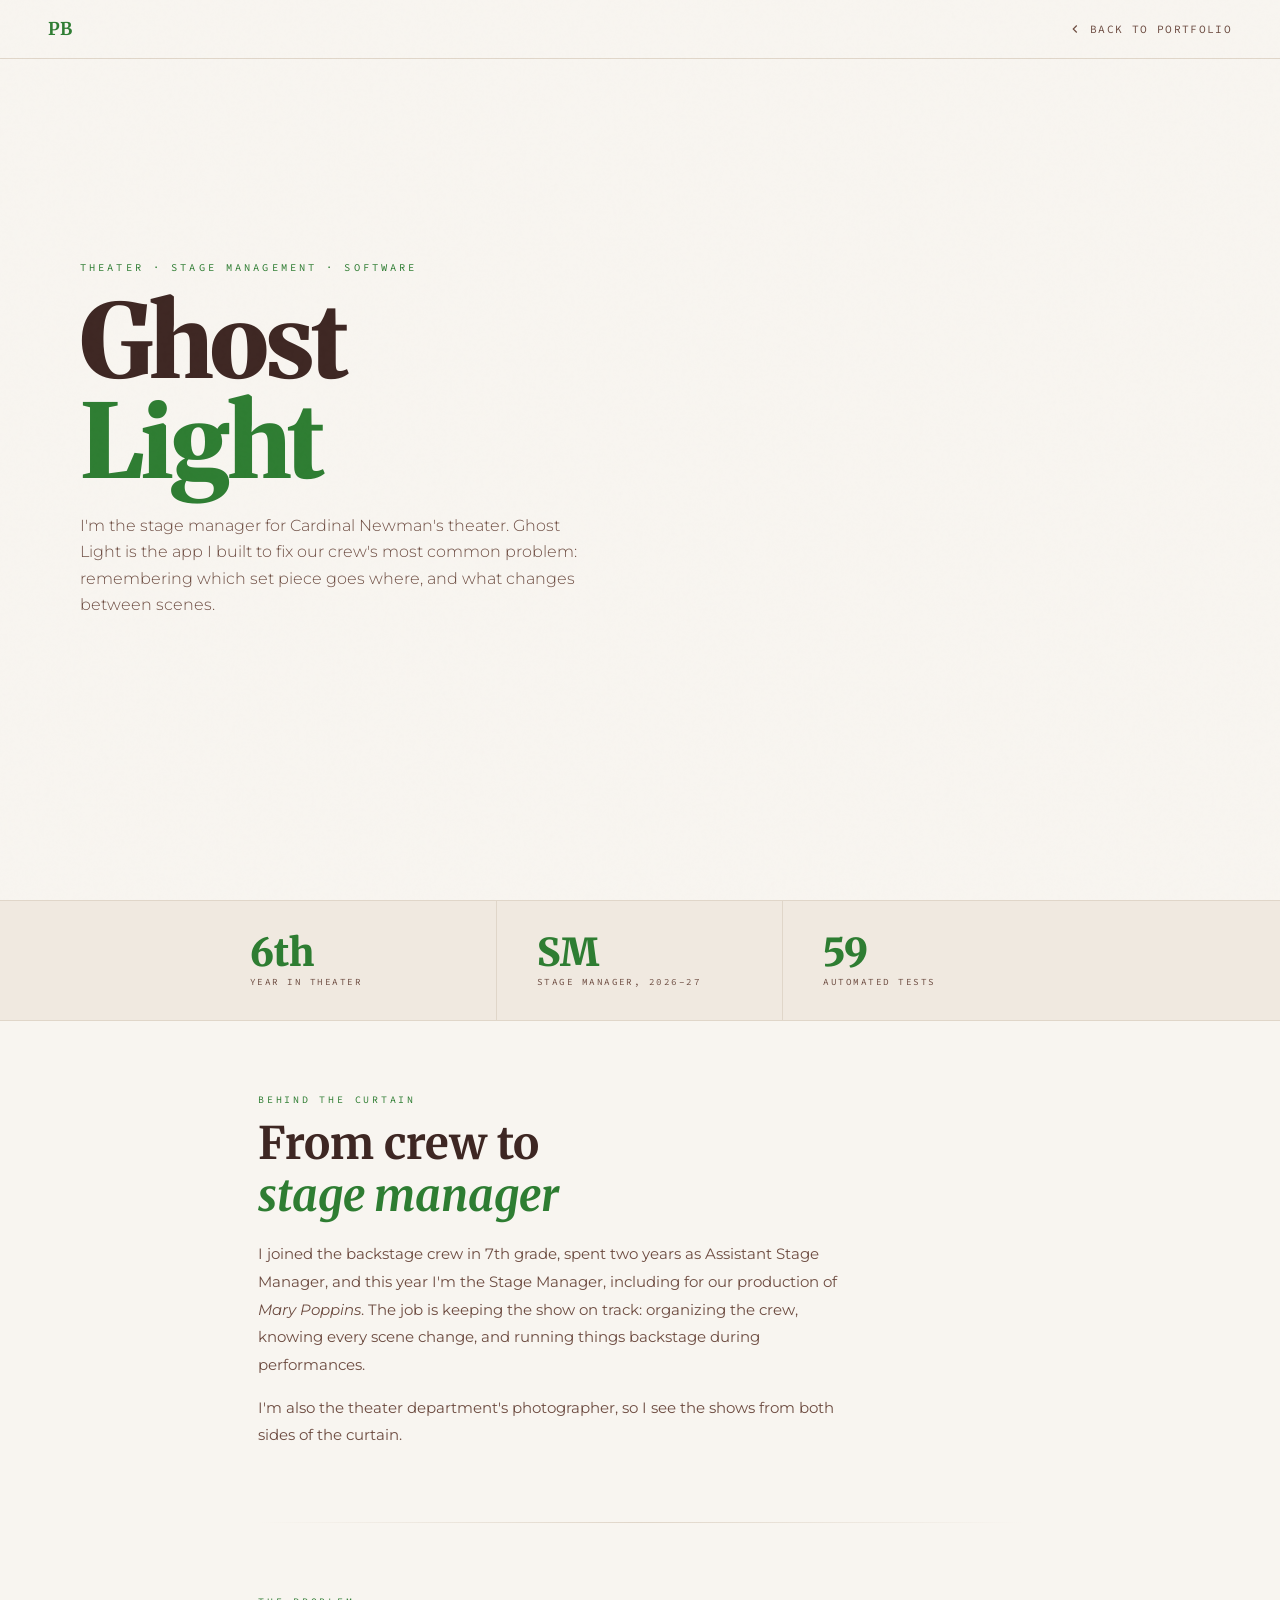
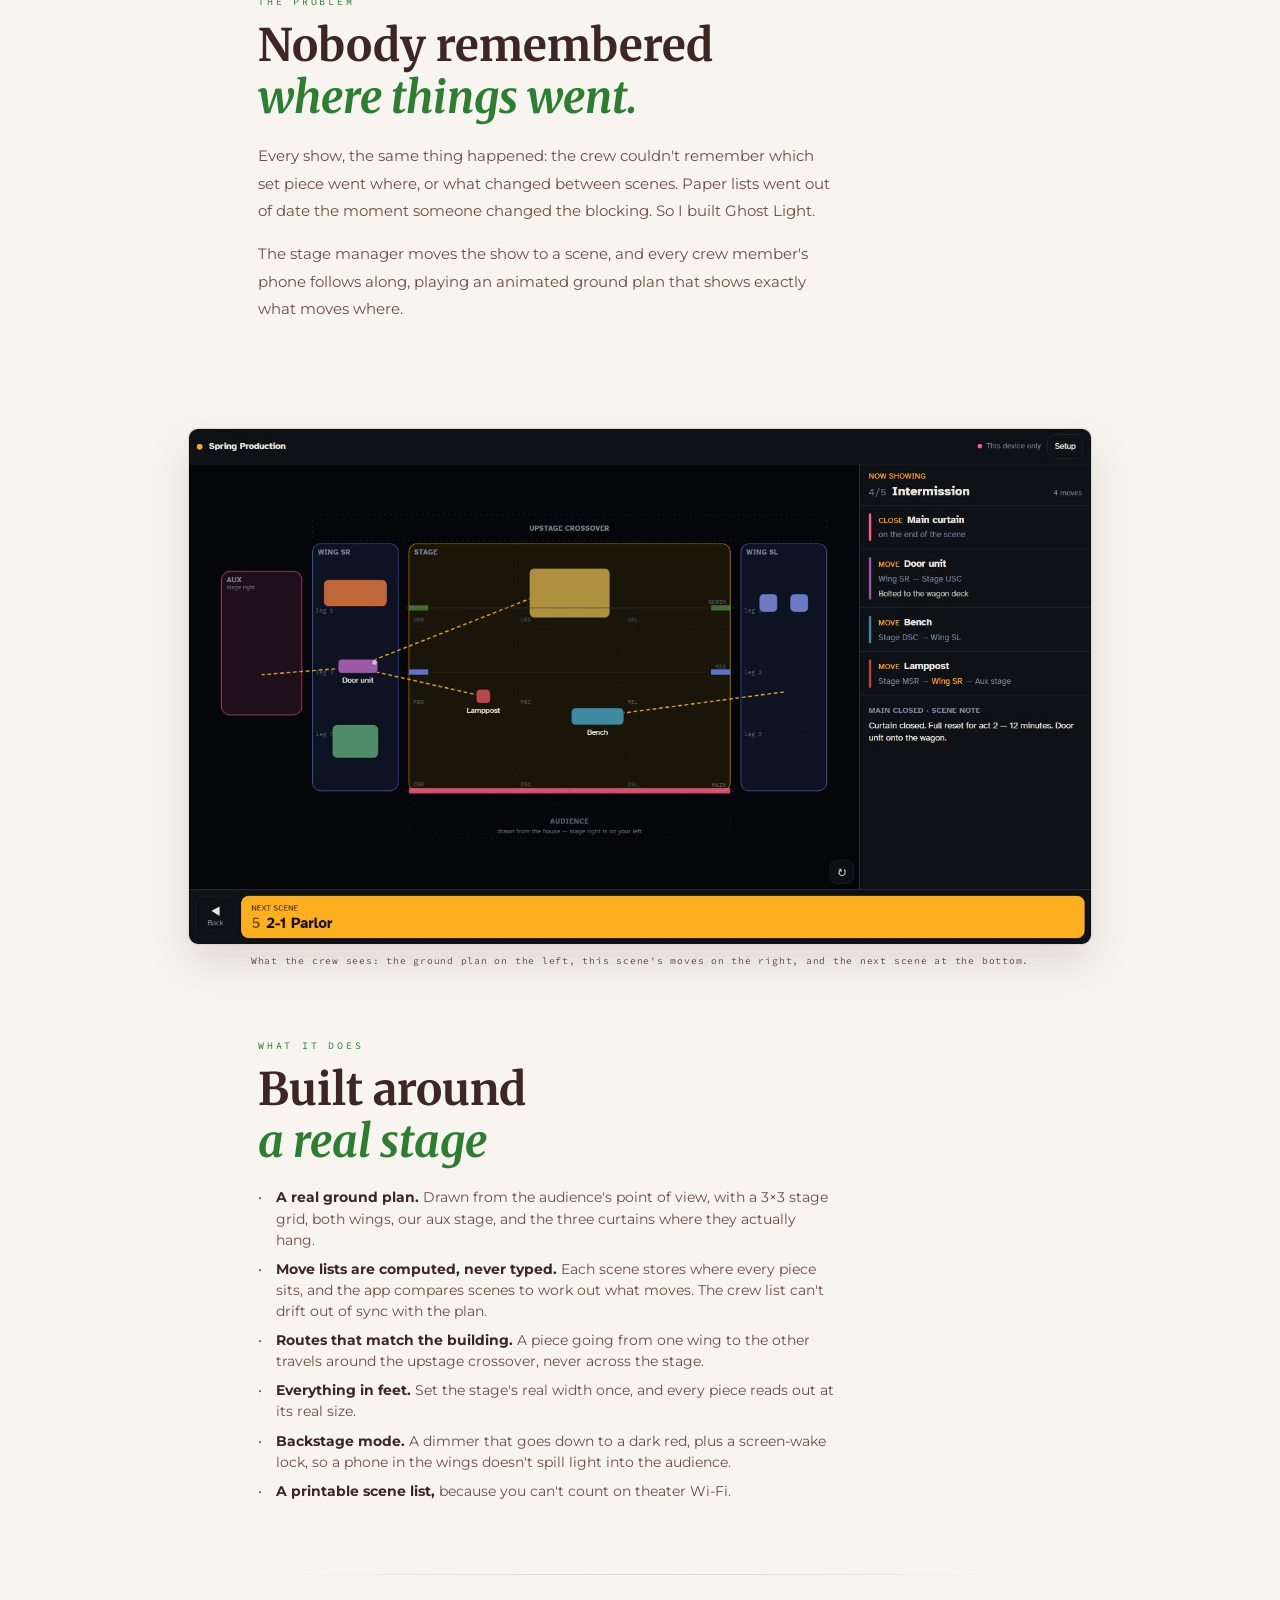
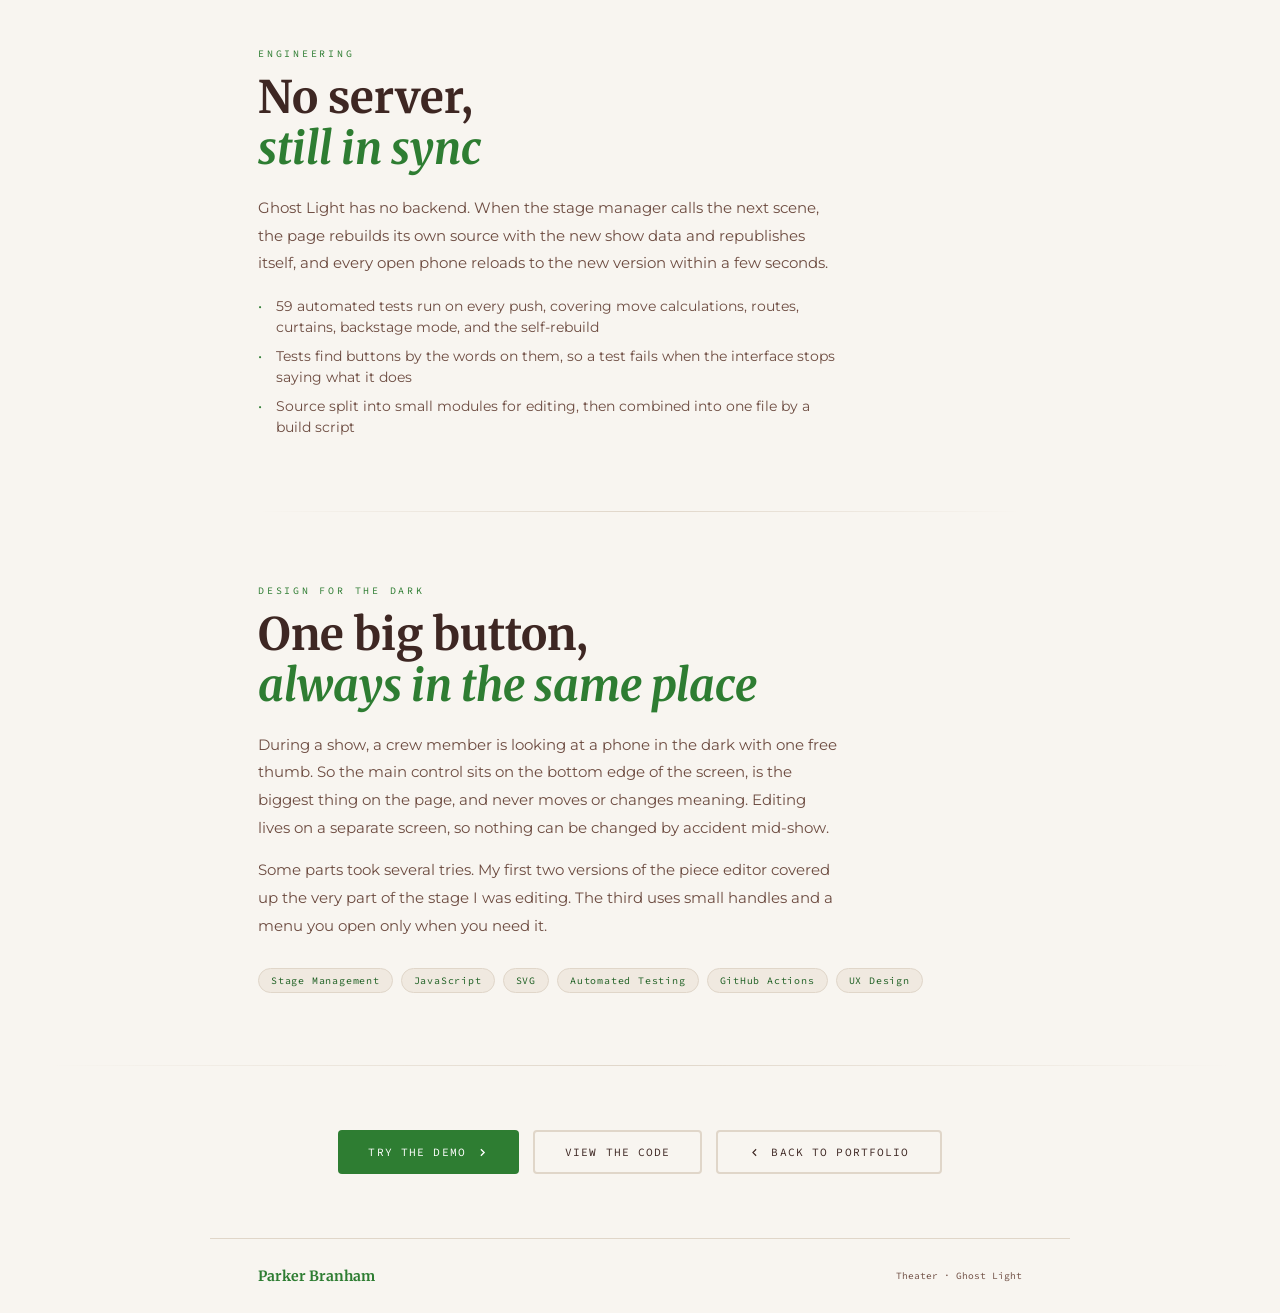
<file: theater.html>
<!DOCTYPE html>
<html lang="en">
<head>
<meta charset="UTF-8">
<meta name="viewport" content="width=device-width, initial-scale=1.0">
<meta name="description" content="Ghost Light is a live set-change tracker Parker Branham built for his school theater crew, plus his work as stage manager at Cardinal Newman.">
<link rel="canonical" href="https://www.parkerbranham.com/theater.html">
<meta name="author" content="Parker Branham">
<meta name="theme-color" content="#2e7d32">
<meta property="og:title" content="Theater &amp; Ghost Light | Parker Branham">
<meta property="og:description" content="Stage manager at Cardinal Newman, and the app I built so our crew always knows which set piece goes where.">
<meta property="og:image" content="https://www.parkerbranham.com/images/projects/ghostlight.jpg">
<meta property="og:url" content="https://www.parkerbranham.com/theater.html">
<meta property="og:type" content="article">
<meta property="og:site_name" content="Parker Branham">
<meta property="og:locale" content="en_US">
<meta name="twitter:card" content="summary_large_image">
<link rel="icon" type="image/png" href="images/me/PBLogo.png">
<link rel="apple-touch-icon" href="images/me/PBLogo.png">
<title>Theater &amp; Ghost Light | Parker Branham</title>
<link rel="preconnect" href="https://fonts.googleapis.com">
<link rel="preconnect" href="https://fonts.gstatic.com" crossorigin>
<link href="https://fonts.googleapis.com/css2?family=Merriweather:ital,wght@0,700;0,900;1,400&family=Montserrat:wght@300;400;500;600&family=Source+Code+Pro:wght@400;500;600&display=swap" rel="stylesheet">
<style>
:root{
  --bg:#f8f5f0;--card:#fff;--muted:#f0e9e0;
  --border:#e0d6c9;--primary:#2e7d32;--secondary:#e8f5e9;
  --fg:#3e2723;--sub:#6d4c41;--dim:#1b5e20;
  --font-mono:'Source Code Pro',monospace;
  --font-sans:'Montserrat',sans-serif;
  --font-serif:'Merriweather',serif;
}
*,*::before,*::after{box-sizing:border-box;margin:0;padding:0;}
html{scroll-behavior:smooth;scrollbar-width:none;}
html::-webkit-scrollbar{display:none;}
body{background:var(--bg);color:var(--fg);font-family:var(--font-sans);overflow-x:hidden;}
body::before{content:'';position:fixed;inset:0;background-image:url("data:image/svg+xml,%3Csvg viewBox='0 0 200 200' xmlns='http://www.w3.org/2000/svg'%3E%3Cfilter id='n'%3E%3CfeTurbulence type='fractalNoise' baseFrequency='0.85' numOctaves='4' stitchTiles='stitch'/%3E%3C/filter%3E%3Crect width='100%25' height='100%25' filter='url(%23n)' opacity='0.04'/%3E%3C/svg%3E");pointer-events:none;z-index:9999;opacity:0.4;}

/* NAV */
nav{position:fixed;top:0;left:0;right:0;z-index:1000;padding:18px 48px;display:flex;justify-content:space-between;align-items:center;background:rgba(248,245,240,0.92);backdrop-filter:blur(14px);border-bottom:1px solid var(--border);}
.nav-logo{font-family:var(--font-serif);font-weight:700;font-size:1.1rem;color:var(--primary);text-decoration:none;}
.nav-back{font-family:var(--font-mono);font-size:0.7rem;letter-spacing:0.12em;text-transform:uppercase;color:var(--sub);text-decoration:none;transition:color 0.2s;display:flex;align-items:center;gap:8px;}
.nav-back:hover{color:var(--primary);}
.nav-back svg{width:14px;height:14px;stroke:currentColor;fill:none;stroke-width:2;}

/* HERO */
#hero{
  position:relative;min-height:100vh;
  display:flex;flex-direction:column;
  align-items:flex-start;justify-content:center;
  padding:100px 80px 120px;
  overflow:hidden;
}
.hero-inner{position:relative;z-index:2;max-width:720px;}
.hero-tag{font-family:var(--font-mono);font-size:0.65rem;letter-spacing:0.3em;text-transform:uppercase;color:var(--primary);margin-bottom:18px;display:block;opacity:0;animation:fadeUp 0.6s 0.2s ease forwards;}
.hero-h1{font-family:var(--font-serif);font-size:clamp(3rem,8vw,7rem);font-weight:900;line-height:0.97;color:var(--fg);letter-spacing:-0.03em;opacity:0;animation:fadeUp 0.8s 0.35s ease forwards;}
.hero-h1 em{color:var(--primary);font-style:normal;display:block;}
.hero-sub{font-size:1rem;color:var(--sub);font-weight:300;line-height:1.65;max-width:520px;margin-top:22px;opacity:0;animation:fadeUp 0.6s 0.65s ease forwards;}

/* STATS */
.stats-strip{background:var(--muted);border-top:1px solid var(--border);border-bottom:1px solid var(--border);}
.stats-inner{max-width:860px;margin:0 auto;display:grid;grid-template-columns:repeat(3,1fr);}
.stat-cell{padding:32px 40px;border-right:1px solid var(--border);}
.stat-cell:last-child{border-right:none;}
.stat-n{font-family:var(--font-serif);font-size:2.4rem;font-weight:900;color:var(--primary);line-height:1;}
.stat-lbl{font-family:var(--font-mono);font-size:0.58rem;letter-spacing:0.16em;text-transform:uppercase;color:var(--sub);margin-top:5px;}

/* CONTENT */
.page-wrap{max-width:860px;margin:0 auto;}
.content-sec{padding:72px 48px;}
.sec-label{font-family:var(--font-mono);font-size:0.62rem;letter-spacing:0.28em;text-transform:uppercase;color:var(--primary);margin-bottom:12px;}
.sec-h2{font-family:var(--font-serif);font-size:clamp(1.8rem,4vw,2.8rem);font-weight:700;color:var(--fg);line-height:1.15;margin-bottom:20px;}
.sec-h2 em{color:var(--primary);font-style:italic;}
.prose{font-size:0.92rem;color:var(--sub);line-height:1.88;max-width:580px;}
.prose p{margin-bottom:15px;}
.prose p:last-child{margin-bottom:0;}
.prose strong{color:var(--fg);}

.content-bullets{list-style:none;margin-top:18px;display:flex;flex-direction:column;gap:8px;}
.content-bullets li{font-size:0.88rem;color:var(--sub);padding-left:18px;position:relative;line-height:1.5;}
.content-bullets li::before{content:'•';position:absolute;left:0;color:var(--primary);}

.tags{display:flex;flex-wrap:wrap;gap:8px;margin-top:28px;}
.tag{font-family:var(--font-mono);font-size:0.62rem;letter-spacing:0.08em;padding:5px 12px;border-radius:100px;background:var(--muted);color:var(--dim);border:1px solid var(--border);}

.hr-fancy{border:none;height:1px;background:linear-gradient(90deg,transparent,var(--border),transparent);margin:0 48px;}

.cta{text-align:center;padding:64px 48px;display:flex;gap:14px;justify-content:center;flex-wrap:wrap;}
.btn-primary{display:inline-flex;align-items:center;gap:10px;font-family:var(--font-mono);font-size:0.7rem;letter-spacing:0.1em;text-transform:uppercase;text-decoration:none;padding:13px 30px;border-radius:4px;background:var(--primary);color:#fff;transition:all 0.22s;}
.btn-primary:hover{background:var(--dim);transform:translateY(-2px);}
.btn-primary svg{width:13px;height:13px;stroke:currentColor;fill:none;stroke-width:2.5;transition:transform 0.2s;}
.btn-primary:hover svg{transform:translateX(3px);}
.btn-back{display:inline-flex;align-items:center;gap:10px;font-family:var(--font-mono);font-size:0.7rem;letter-spacing:0.1em;text-transform:uppercase;text-decoration:none;padding:13px 30px;border-radius:4px;border:2px solid var(--border);color:var(--fg);transition:all 0.22s;}
.btn-back:hover{border-color:var(--primary);color:var(--primary);transform:translateY(-2px);}
.btn-back svg{width:13px;height:13px;stroke:currentColor;fill:none;stroke-width:2;transition:transform 0.2s;}
.btn-back:hover svg{transform:translateX(-3px);}

.reveal{opacity:0;transform:translateY(22px);transition:opacity 0.62s ease,transform 0.62s ease;}
.reveal.vis{opacity:1;transform:none;}
.d1{transition-delay:.1s;}.d2{transition-delay:.2s;}.d3{transition-delay:.3s;}.d4{transition-delay:.4s;}

footer{border-top:1px solid var(--border);padding:28px 48px;display:flex;justify-content:space-between;align-items:center;max-width:860px;margin:0 auto;}
.fn{font-family:var(--font-serif);font-size:0.88rem;font-weight:700;color:var(--primary);}
.fc{font-family:var(--font-mono);font-size:0.6rem;color:var(--sub);}

@keyframes fadeUp{to{opacity:1;transform:translateY(0);}}

@media(max-width:680px){
  nav{padding:14px 20px;}
  #hero{padding:100px 24px 100px;align-items:flex-start;}
  .content-sec{padding:52px 20px;}
  .hr-fancy{margin:0 20px;}
  .stats-inner{grid-template-columns:1fr;}
  .stat-cell{border-right:none;border-bottom:1px solid var(--border);}
  .stat-cell:last-child{border-bottom:none;}
  .cta{padding:48px 20px;flex-direction:column;align-items:center;}
  footer{flex-direction:column;gap:10px;text-align:center;padding:24px 20px;}
}

/* SCREENSHOT */
.shot{display:block;margin:32px auto 0;max-width:1000px;padding:0 48px;}
.shot img{width:100%;height:auto;display:block;border-radius:10px;border:1px solid var(--border);box-shadow:0 18px 40px rgba(62,39,35,0.14);}
.shot figcaption{font-family:var(--font-mono);font-size:0.6rem;letter-spacing:0.08em;color:var(--sub);margin-top:10px;text-align:center;}
@media(max-width:680px){.shot{padding:0 20px;}}
</style>
<script type="application/ld+json">
{
  "@context": "https://schema.org",
  "@graph": [
    {
      "@type": "BreadcrumbList",
      "itemListElement": [
        {"@type": "ListItem", "position": 1, "name": "Parker Branham", "item": "https://www.parkerbranham.com/"},
        {"@type": "ListItem", "position": 2, "name": "Theater & Ghost Light", "item": "https://www.parkerbranham.com/theater.html"}
      ]
    },
    {
      "@type": "SoftwareApplication",
      "name": "Ghost Light",
      "url": "https://www.parkerbranham.com/TheaterThing/",
      "description": "A live set-change tracker for a high school theater crew: an animated ground plan, computed move lists, and a backstage mode.",
      "image": "https://www.parkerbranham.com/images/projects/ghostlight.jpg",
      "author": {"@id": "https://www.parkerbranham.com/#parker"},
      "applicationCategory": "UtilitiesApplication",
      "operatingSystem": "Web"
    }
  ]
}
</script>
</head>
<body>

<nav>
  <a href="index.html" class="nav-logo">PB</a>
  <a href="index.html" class="nav-back">
    <svg viewBox="0 0 24 24"><polyline points="15 18 9 12 15 6"/></svg>
    Back to Portfolio
  </a>
</nav>

<section id="hero">
  <div class="hero-inner">
    <span class="hero-tag">Theater · Stage Management · Software</span>
    <h1 class="hero-h1">Ghost<em>Light</em></h1>
    <p class="hero-sub">I'm the stage manager for Cardinal Newman's theater. Ghost Light is the app I built to fix our crew's most common problem: remembering which set piece goes where, and what changes between scenes.</p>
  </div>
</section>

<!-- STATS -->
<div class="stats-strip">
  <div class="stats-inner">
    <div class="stat-cell reveal d1">
      <div class="stat-n">6th</div>
      <div class="stat-lbl">Year in Theater</div>
    </div>
    <div class="stat-cell reveal d2">
      <div class="stat-n">SM</div>
      <div class="stat-lbl">Stage Manager, 2026–27</div>
    </div>
    <div class="stat-cell reveal d3">
      <div class="stat-n">59</div>
      <div class="stat-lbl">Automated Tests</div>
    </div>
  </div>
</div>

<div class="page-wrap">

  <section class="content-sec reveal">
    <p class="sec-label">Behind the curtain</p>
    <h2 class="sec-h2">From crew to<br><em>stage manager</em></h2>
    <div class="prose">
      <p>I joined the backstage crew in 7th grade, spent two years as Assistant Stage Manager, and this year I'm the Stage Manager, including for our production of <em>Mary Poppins</em>. The job is keeping the show on track: organizing the crew, knowing every scene change, and running things backstage during performances.</p>
      <p>I'm also the theater department's photographer, so I see the shows from both sides of the curtain.</p>
    </div>
  </section>

  <hr class="hr-fancy">

  <section class="content-sec reveal">
    <p class="sec-label">The problem</p>
    <h2 class="sec-h2">Nobody remembered<br><em>where things went.</em></h2>
    <div class="prose">
      <p>Every show, the same thing happened: the crew couldn't remember which set piece went where, or what changed between scenes. Paper lists went out of date the moment someone changed the blocking. So I built Ghost Light.</p>
      <p>The stage manager moves the show to a scene, and every crew member's phone follows along, playing an animated ground plan that shows exactly what moves where.</p>
    </div>
  </section>

</div>

<figure class="shot reveal">
  <img src="images/projects/ghostlight.jpg" alt="Ghost Light showing a top-down ground plan of the stage and wings, with dashed paths for each set piece and the list of moves for the current scene" width="1400" height="800" loading="lazy">
  <figcaption>What the crew sees: the ground plan on the left, this scene's moves on the right, and the next scene at the bottom.</figcaption>
</figure>

<div class="page-wrap">

  <section class="content-sec reveal">
    <p class="sec-label">What it does</p>
    <h2 class="sec-h2">Built around<br><em>a real stage</em></h2>
    <div class="prose">
      <ul class="content-bullets">
        <li><strong>A real ground plan.</strong> Drawn from the audience's point of view, with a 3×3 stage grid, both wings, our aux stage, and the three curtains where they actually hang.</li>
        <li><strong>Move lists are computed, never typed.</strong> Each scene stores where every piece sits, and the app compares scenes to work out what moves. The crew list can't drift out of sync with the plan.</li>
        <li><strong>Routes that match the building.</strong> A piece going from one wing to the other travels around the upstage crossover, never across the stage.</li>
        <li><strong>Everything in feet.</strong> Set the stage's real width once, and every piece reads out at its real size.</li>
        <li><strong>Backstage mode.</strong> A dimmer that goes down to a dark red, plus a screen-wake lock, so a phone in the wings doesn't spill light into the audience.</li>
        <li><strong>A printable scene list,</strong> because you can't count on theater Wi-Fi.</li>
      </ul>
    </div>
  </section>

  <hr class="hr-fancy">

  <section class="content-sec reveal">
    <p class="sec-label">Engineering</p>
    <h2 class="sec-h2">No server,<br><em>still in sync</em></h2>
    <div class="prose">
      <p>Ghost Light has no backend. When the stage manager calls the next scene, the page rebuilds its own source with the new show data and republishes itself, and every open phone reloads to the new version within a few seconds.</p>
      <ul class="content-bullets">
        <li>59 automated tests run on every push, covering move calculations, routes, curtains, backstage mode, and the self-rebuild</li>
        <li>Tests find buttons by the words on them, so a test fails when the interface stops saying what it does</li>
        <li>Source split into small modules for editing, then combined into one file by a build script</li>
      </ul>
    </div>
  </section>

  <hr class="hr-fancy">

  <section class="content-sec reveal">
    <p class="sec-label">Design for the dark</p>
    <h2 class="sec-h2">One big button,<br><em>always in the same place</em></h2>
    <div class="prose">
      <p>During a show, a crew member is looking at a phone in the dark with one free thumb. So the main control sits on the bottom edge of the screen, is the biggest thing on the page, and never moves or changes meaning. Editing lives on a separate screen, so nothing can be changed by accident mid-show.</p>
      <p>Some parts took several tries. My first two versions of the piece editor covered up the very part of the stage I was editing. The third uses small handles and a menu you open only when you need it.</p>
    </div>
    <div class="tags reveal">
      <span class="tag">Stage Management</span>
      <span class="tag">JavaScript</span>
      <span class="tag">SVG</span>
      <span class="tag">Automated Testing</span>
      <span class="tag">GitHub Actions</span>
      <span class="tag">UX Design</span>
    </div>
  </section>

</div>

<hr class="hr-fancy">
<div class="cta">
  <a href="https://www.parkerbranham.com/TheaterThing/" target="_blank" rel="noopener noreferrer" class="btn-primary">
    Try the demo
    <svg viewBox="0 0 24 24"><polyline points="9 18 15 12 9 6"/></svg>
  </a>
  <a href="https://github.com/OneRedPanda99/TheaterThing" target="_blank" rel="noopener noreferrer" class="btn-back">
    View the code
  </a>
  <a href="index.html" class="btn-back">
    <svg viewBox="0 0 24 24"><polyline points="15 18 9 12 15 6"/></svg>
    Back to Portfolio
  </a>
</div>
<footer>
  <div class="fn">Parker Branham</div>
  <div class="fc">Theater · Ghost Light</div>
</footer>

<script>
const obs=new IntersectionObserver(e=>{e.forEach(en=>{if(en.isIntersecting){en.target.classList.add('vis');obs.unobserve(en.target);}});},{threshold:0.1});
document.querySelectorAll('.reveal').forEach(el=>obs.observe(el));
</script>
</body>
</html>
</file>
<file: css/easter-eggs.css>
/* pb easter eggs — activated via keyboard only; see source comments */

/* ── Dark mode (persisted) ── */
html[data-theme="dark"] {
  color-scheme: dark;
  --card: #1a1f1a;
  --ring: #81c784;
  --input: #2a332a;
  --muted: #222822;
  --accent: #1b3d1f;
  --border: #2e3a2e;
  --primary: #81c784;
  --secondary: #1b2e1c;
  --background: #0f130f;
  --foreground: #e8efe8;
  --muted-foreground: #9aaa9a;
  --accent-foreground: #c8e6c9;
  --primary-foreground: #0a100a;
  --secondary-foreground: #c8e6c9;
  --bg: #0f130f;
  --fg: #e8efe8;
  --sub: #9aaa9a;
  --dim: #a5d6a7;
  --surface: #161c16;
  --text: #e8efe8;
  --subtext: #9aaa9a;
}

html[data-theme="dark"] body {
  background: var(--background, var(--bg));
  color: var(--foreground, var(--fg, var(--text)));
}

html[data-theme="dark"] nav,
html[data-theme="dark"] .mobile-menu {
  background: rgba(15, 19, 15, 0.92) !important;
}

html[data-theme="dark"] body::before {
  opacity: 0.25;
}

html[data-theme="dark"] .btn-secondary {
  border-color: #4a5a4a;
}

html[data-theme="dark"] .scroll-card-3d {
  background: #111;
}

html[data-theme="dark"] .focus-card-meta {
  background: rgba(15, 19, 15, 0.95);
}

/* ── Comic Sans chaos ── */
html.egg-comic,
html.egg-comic body,
html.egg-comic button,
html.egg-comic input,
html.egg-comic a,
html.egg-comic h1,
html.egg-comic h2,
html.egg-comic h3,
html.egg-comic h4,
html.egg-comic p,
html.egg-comic span,
html.egg-comic li,
html.egg-comic .nav-logo,
html.egg-comic .nav-links a,
html.egg-comic .hero-name,
html.egg-comic .section-title,
html.egg-comic .section-label,
html.egg-comic .hero-h1,
html.egg-comic .sec-h2 {
  font-family: "Comic Sans MS", "Comic Sans", "Chalkboard SE", "Comic Neue", cursive !important;
}

/* ── Vaporwave ── */
html.egg-vapor {
  --primary: #ff71ce !important;
  --ring: #01cdfe !important;
  --accent: #b967ff !important;
  --secondary: #2a1a3a !important;
  --dim: #05ffa1 !important;
}

html.egg-vapor body {
  background-image:
    linear-gradient(135deg, rgba(255, 113, 206, 0.12), rgba(1, 205, 254, 0.1)),
    linear-gradient(var(--background, var(--bg, #f8f5f0)), var(--background, var(--bg, #f8f5f0)));
}

html.egg-vapor #hero,
html.egg-vapor .hero-content,
html.egg-vapor .hero-inner {
  transform: perspective(800px) rotateY(-1.2deg) skewX(-0.6deg);
}

html.egg-vapor h1,
html.egg-vapor .hero-h1,
html.egg-vapor .hero-name,
html.egg-vapor .section-title {
  text-shadow:
    2px 2px 0 #ff71ce,
    -2px -2px 0 #01cdfe,
    0 0 18px rgba(185, 103, 255, 0.45);
}

#egg-vapor-sun {
  display: none;
  position: fixed;
  bottom: 18%;
  left: 50%;
  transform: translateX(-50%);
  width: 220px;
  height: 220px;
  border-radius: 50%;
  background: linear-gradient(180deg, #ffeb3b 0%, #ff6f00 55%, #e91e63 100%);
  opacity: 0.22;
  pointer-events: none;
  z-index: 99990;
  box-shadow: 0 0 80px rgba(255, 111, 0, 0.35);
}

html.egg-vapor #egg-vapor-sun {
  display: block;
}

#egg-scanlines {
  display: none;
  position: fixed;
  inset: 0;
  pointer-events: none;
  z-index: 100000;
  background: repeating-linear-gradient(
    0deg,
    transparent,
    transparent 2px,
    rgba(0, 0, 0, 0.07) 2px,
    rgba(0, 0, 0, 0.07) 4px
  );
  mix-blend-mode: multiply;
  opacity: 0.55;
}

html.egg-vapor #egg-scanlines {
  display: block;
}

/* ── Matrix rain overlay ── */
#egg-matrix-rain {
  display: none;
  position: fixed;
  inset: 0;
  pointer-events: none;
  z-index: 99980;
  overflow: hidden;
  opacity: 0.18;
  background:
    repeating-linear-gradient(
      90deg,
      transparent 0,
      transparent 48px,
      rgba(0, 255, 100, 0.03) 48px,
      rgba(0, 255, 100, 0.03) 49px
    );
}

html.egg-matrix #egg-matrix-rain {
  display: block;
}

html.egg-matrix #egg-matrix-rain::before,
html.egg-matrix #egg-matrix-rain::after {
  content: 'ｱｲｳｴｵｶｷｸｹｺｻｼｽｾｿﾀﾁﾂﾃﾄﾅﾆﾇﾈﾉﾊﾋﾌﾍﾎﾏﾐﾑﾒﾓﾔﾕﾖﾗﾘﾙﾚﾛﾜｦﾝ01';
  position: absolute;
  top: -100%;
  left: 0;
  right: 0;
  font-family: monospace;
  font-size: 14px;
  line-height: 1.4;
  color: #0f0;
  word-break: break-all;
  white-space: pre-wrap;
  animation: egg-matrix-fall 12s linear infinite;
}

html.egg-matrix #egg-matrix-rain::after {
  left: 30%;
  animation-duration: 9s;
  animation-delay: -4s;
  opacity: 0.7;
}

@keyframes egg-matrix-fall {
  to { transform: translateY(200%); }
}

/* ── Deep fry noise ── */
#egg-fry-noise {
  display: none;
  position: fixed;
  inset: 0;
  pointer-events: none;
  z-index: 99970;
  opacity: 0.12;
  background-image: url("data:image/svg+xml,%3Csvg viewBox='0 0 200 200' xmlns='http://www.w3.org/2000/svg'%3E%3Cfilter id='n'%3E%3CfeTurbulence type='fractalNoise' baseFrequency='1.2' numOctaves='3'/%3E%3C/filter%3E%3Crect width='100%25' height='100%25' filter='url(%23n)'/%3E%3C/svg%3E");
  mix-blend-mode: overlay;
}

html.egg-fry #egg-fry-noise {
  display: block;
}

html.egg-fry:not(.egg-reduce) body {
  animation: egg-fry-pulse 0.8s ease-in-out infinite alternate;
}

@keyframes egg-fry-pulse {
  from { filter: var(--egg-filter, none) brightness(1.05); }
  to { filter: var(--egg-filter, none) brightness(1.12) saturate(2.6); }
}

/* Filters + wobble applied to body via JS-driven classes / CSS vars */
html.egg-fx body {
  filter: var(--egg-filter, none);
}

html.egg-rainbow:not(.egg-reduce) body {
  animation: egg-hue 4.5s linear infinite;
}

html.egg-rainbow:not(.egg-reduce)::after {
  content: '';
  position: fixed;
  inset: 0;
  pointer-events: none;
  z-index: 99960;
  background: linear-gradient(90deg, rgba(255,0,0,0.04), rgba(0,255,255,0.04), rgba(255,0,255,0.04));
  mix-blend-mode: screen;
  animation: egg-chroma 2s ease-in-out infinite alternate;
}

@keyframes egg-chroma {
  from { transform: translateX(-3px); }
  to { transform: translateX(3px); }
}

@keyframes egg-hue {
  from { filter: var(--egg-filter-base) hue-rotate(0deg); }
  to { filter: var(--egg-filter-base) hue-rotate(360deg); }
}

html.egg-wobble:not(.egg-reduce) body {
  animation: egg-wobble 0.55s ease-in-out infinite;
  transform-origin: 50% 40%;
}

html.egg-rainbow.egg-wobble:not(.egg-reduce) body {
  animation:
    egg-hue 4.5s linear infinite,
    egg-wobble 0.55s ease-in-out infinite;
}

@keyframes egg-wobble {
  0%, 100% { transform: rotate(-0.6deg) translateX(-2px) scale(1); }
  50% { transform: rotate(0.7deg) translateX(2px) scale(1.008); }
}

html.egg-party-juice:not(.egg-reduce) body::after {
  content: '';
  position: fixed;
  inset: 0;
  pointer-events: none;
  z-index: 99950;
  background: radial-gradient(circle at 50% 50%, rgba(255,255,255,0.08), transparent 60%);
  animation: egg-party-pulse 1.2s ease-in-out infinite;
}

@keyframes egg-party-pulse {
  0%, 100% { opacity: 0.3; transform: scale(1); }
  50% { opacity: 0.7; transform: scale(1.02); }
}

/* Matrix: un-invert media so photos stay readable-ish */
html.egg-matrix img,
html.egg-matrix video,
html.egg-matrix canvas,
html.egg-matrix .tilt-card-img,
html.egg-matrix .focus-card-bg {
  filter: invert(1) hue-rotate(-90deg) saturate(0.85);
}

/* ── Screen shake ── */
html.egg-shake body {
  animation: egg-screen-shake 0.28s ease-in-out;
}

@keyframes egg-screen-shake {
  0%, 100% { transform: translate(0, 0); }
  20% { transform: translate(calc(var(--egg-shake-int, 6px) * -1), var(--egg-shake-int, 6px)); }
  40% { transform: translate(var(--egg-shake-int, 6px), calc(var(--egg-shake-int, 6px) * -0.5)); }
  60% { transform: translate(calc(var(--egg-shake-int, 6px) * -0.5), var(--egg-shake-int, 6px)); }
  80% { transform: translate(var(--egg-shake-int, 6px), 0); }
}

/* ── Glitch burst ── */
html.egg-glitch-active body {
  animation: egg-glitch-skew 0.6s steps(2) 1;
}

html.egg-glitch-active::before {
  content: '';
  position: fixed;
  inset: 0;
  z-index: 100001;
  pointer-events: none;
  background: repeating-linear-gradient(
    0deg,
    rgba(255, 0, 80, 0.06) 0 2px,
    rgba(0, 255, 255, 0.06) 2px 4px
  );
  animation: egg-glitch-scan 0.6s steps(4) 1;
}

@keyframes egg-glitch-skew {
  0%, 100% { transform: none; filter: var(--egg-filter, none); }
  15% { transform: skewX(-2deg) translateX(-4px); filter: hue-rotate(90deg) contrast(1.2); }
  30% { transform: skewX(2deg) translateX(6px); }
  45% { transform: translateX(-8px); clip-path: inset(10% 0 60% 0); }
  60% { transform: translateX(4px); clip-path: inset(40% 0 20% 0); }
  75% { transform: skewX(-1deg); }
}

@keyframes egg-glitch-scan {
  0% { opacity: 0; }
  20% { opacity: 1; }
  100% { opacity: 0; }
}

/* ── Fake BSOD ── */
#egg-bsod {
  position: fixed;
  inset: 0;
  z-index: 200000;
  background: #0078d7;
  color: #fff;
  font-family: 'Segoe UI', system-ui, sans-serif;
  cursor: pointer;
  display: flex;
  align-items: center;
  justify-content: center;
  padding: 40px;
}

.egg-bsod-inner { max-width: 700px; }

.egg-bsod-emoji {
  font-size: 7rem;
  font-weight: 300;
  margin-bottom: 24px;
}

.egg-bsod-title {
  font-size: 1.6rem;
  font-weight: 400;
  margin-bottom: 16px;
}

.egg-bsod-sub,
.egg-bsod-pct,
.egg-bsod-code {
  font-size: 1rem;
  margin-bottom: 12px;
  opacity: 0.95;
}

.egg-bsod-hint {
  margin-top: 40px;
  font-size: 0.85rem;
  opacity: 0.55;
}

/* ── Cursor trail ── */
#egg-cursor-trail {
  position: fixed;
  inset: 0;
  pointer-events: none;
  z-index: 150000;
}

.egg-trail-dot {
  position: fixed;
  width: 8px;
  height: 8px;
  border-radius: 50%;
  transform: translate(-50%, -50%);
  background: hsl(var(--egg-trail-hue, 140), 80%, 55%);
  box-shadow: 0 0 10px hsl(var(--egg-trail-hue, 140), 90%, 60%);
  pointer-events: none;
  animation: egg-trail-fade 0.7s ease-out forwards;
}

@keyframes egg-trail-fade {
  from { opacity: 0.9; transform: translate(-50%, -50%) scale(1); }
  to { opacity: 0; transform: translate(-50%, -50%) scale(0.2); }
}

/* ── Emoji rain ── */
.egg-emoji-rain {
  position: fixed;
  inset: 0;
  pointer-events: none;
  z-index: 140000;
  overflow: hidden;
}

.egg-emoji-rain span {
  position: absolute;
  top: -40px;
  animation: egg-emoji-fall linear forwards;
}

@keyframes egg-emoji-fall {
  to { transform: translateY(110vh) rotate(360deg); opacity: 0.3; }
}

/* ── Hack panel ── */
#egg-hack-panel {
  position: fixed;
  inset: 0;
  z-index: 180000;
  background: #020a04;
  color: #33ff66;
  font-family: 'Source Code Pro', 'Consolas', 'Courier New', monospace;
  display: flex;
  flex-direction: column;
  padding: 0;
  overflow: hidden;
}

.egg-hack-scanlines {
  position: absolute;
  inset: 0;
  pointer-events: none;
  background: repeating-linear-gradient(
    0deg,
    rgba(0, 0, 0, 0.15) 0 1px,
    transparent 1px 3px
  );
  z-index: 2;
}

.egg-hack-header {
  display: flex;
  justify-content: space-between;
  padding: 10px 16px;
  border-bottom: 1px solid rgba(51, 255, 102, 0.25);
  font-size: 0.75rem;
  letter-spacing: 0.15em;
  text-transform: uppercase;
  background: rgba(0, 20, 0, 0.8);
  z-index: 3;
}

.egg-hack-blink {
  animation: egg-hack-blink 1s step-end infinite;
  color: #ff3333;
}

@keyframes egg-hack-blink {
  50% { opacity: 0; }
}

.egg-hack-output {
  flex: 1;
  overflow-y: auto;
  padding: 16px;
  font-size: 0.82rem;
  line-height: 1.55;
  z-index: 1;
  text-shadow: 0 0 6px rgba(51, 255, 102, 0.35);
}

.egg-hack-line { margin-bottom: 2px; word-break: break-word; }
.egg-hack-dim { color: #1faa41; }
.egg-hack-ok { color: #66ff99; }
.egg-hack-warn { color: #aaff00; }
.egg-hack-bad { color: #ff4444; }
.egg-hack-granted { color: #00ffff; font-weight: 700; text-shadow: 0 0 12px #00ffff; }
.egg-hack-info { color: #88ffcc; }
.egg-hack-echo { color: #55ee77; opacity: 0.85; }
.egg-hack-prompt { color: #33ff66; }

.egg-hack-input-row {
  display: flex;
  align-items: center;
  gap: 8px;
  padding: 10px 16px;
  border-top: 1px solid rgba(51, 255, 102, 0.25);
  background: rgba(0, 12, 0, 0.9);
  z-index: 3;
}

.egg-hack-prompt-char { color: #00ff88; font-weight: 700; }

.egg-hack-input {
  flex: 1;
  background: transparent;
  border: none;
  outline: none;
  color: #33ff66;
  font-family: inherit;
  font-size: 0.85rem;
  caret-color: #33ff66;
}

.egg-hack-footer {
  padding: 6px 16px;
  font-size: 0.65rem;
  color: rgba(51, 255, 102, 0.4);
  text-align: center;
  z-index: 3;
}

html.egg-hack-flash body {
  filter: invert(1) hue-rotate(180deg);
  transition: filter 0.15s;
}

/* ── X-Fight overlay (see easter-eggs-fight.css) ── */
@import url('easter-eggs-fight.css');

@media (prefers-reduced-motion: reduce) {
  html.egg-rainbow body,
  html.egg-wobble body,
  html.egg-rainbow.egg-wobble body,
  html.egg-fry body {
    animation: none !important;
  }

  html.egg-wobble body {
    transform: none;
  }

  html.egg-vapor #hero,
  html.egg-vapor .hero-content,
  html.egg-vapor .hero-inner {
    transform: none;
  }

  html.egg-rainbow::after,
  html.egg-party-juice body::after {
    display: none;
  }

  html.egg-matrix #egg-matrix-rain::before,
  html.egg-matrix #egg-matrix-rain::after {
    animation: none;
  }

  html.egg-glitch-active body {
    animation: none;
  }

  html.egg-shake body {
    animation: none;
  }
}
</file>
<file: css/easter-eggs-fight.css>
/* X-Fight — indie beat-em-up overlay */

#egg-fight-overlay {
  position: fixed;
  inset: 0;
  z-index: 190000;
  background: #020408;
  display: flex;
  align-items: center;
  justify-content: center;
  overflow: hidden;
  font-family: "Segoe UI", system-ui, sans-serif;
}

#egg-fight-overlay::before {
  content: "";
  position: absolute;
  inset: 0;
  pointer-events: none;
  background: radial-gradient(ellipse 80% 70% at 50% 45%, transparent 35%, rgba(0, 0, 0, 0.55) 100%);
  z-index: 2;
}

#egg-fight-overlay.egg-fight-chromatic::after {
  content: "";
  position: absolute;
  inset: -2%;
  pointer-events: none;
  z-index: 4;
  mix-blend-mode: screen;
  background:
    linear-gradient(90deg, rgba(255, 0, 80, 0.12) 0%, transparent 33%),
    linear-gradient(270deg, rgba(0, 220, 255, 0.12) 0%, transparent 33%);
  animation: egg-fight-chromatic 0.18s ease-out;
}

@keyframes egg-fight-chromatic {
  0% { opacity: 1; transform: translateX(-4px); }
  100% { opacity: 0; transform: none; }
}

#egg-fight-canvas {
  display: block;
  position: relative;
  z-index: 1;
  border: 3px solid rgba(0, 229, 255, 0.25);
  box-shadow:
    0 0 0 1px rgba(0, 0, 0, 0.8),
    0 0 60px rgba(0, 180, 255, 0.12),
    0 24px 80px rgba(0, 0, 0, 0.65),
    inset 0 0 100px rgba(0, 0, 0, 0.35);
  max-width: 98vw;
  max-height: 96vh;
  image-rendering: auto;
}

.egg-fight-announce {
  position: absolute;
  left: 50%;
  top: 42%;
  transform: translate(-50%, -50%) scale(0.3);
  z-index: 5;
  pointer-events: none;
  font-weight: 900;
  font-size: clamp(3rem, 10vw, 7rem);
  letter-spacing: 0.08em;
  text-transform: uppercase;
  color: #fff;
  text-shadow:
    0 0 20px rgba(255, 255, 255, 0.8),
    0 4px 0 #ff1744,
    0 8px 0 rgba(0, 0, 0, 0.5),
    0 0 60px rgba(255, 23, 68, 0.6);
  opacity: 0;
  white-space: nowrap;
}

.egg-fight-announce.show {
  animation: egg-fight-announce-pop 0.85s cubic-bezier(0.18, 0.89, 0.32, 1.28) forwards;
}

.egg-fight-announce.ko {
  color: #ffeb3b;
  text-shadow:
    0 0 30px rgba(255, 235, 59, 0.9),
    0 4px 0 #ff6f00,
    0 10px 0 rgba(0, 0, 0, 0.6),
    0 0 80px rgba(255, 111, 0, 0.7);
}

.egg-fight-announce.perfect {
  font-size: clamp(2rem, 7vw, 4.5rem);
  color: #69f0ae;
  text-shadow:
    0 0 24px rgba(105, 240, 174, 0.9),
    0 3px 0 #00c853,
    0 0 50px rgba(0, 200, 83, 0.5);
}

.egg-fight-announce.critical {
  color: #ff4081;
  text-shadow:
    0 0 40px rgba(255, 64, 129, 1),
    0 0 80px rgba(255, 23, 68, 0.8);
}

@keyframes egg-fight-announce-pop {
  0% { opacity: 0; transform: translate(-50%, -50%) scale(2.5); filter: blur(6px); }
  15% { opacity: 1; transform: translate(-50%, -50%) scale(0.85); filter: none; }
  30% { transform: translate(-50%, -50%) scale(1.08); }
  50% { transform: translate(-50%, -50%) scale(1); }
  80% { opacity: 1; }
  100% { opacity: 0; transform: translate(-50%, -58%) scale(0.95); }
}

.egg-fight-controls {
  position: absolute;
  bottom: 12px;
  left: 50%;
  transform: translateX(-50%);
  z-index: 3;
  font-size: 0.7rem;
  color: rgba(255, 255, 255, 0.45);
  letter-spacing: 0.04em;
  text-align: center;
  pointer-events: none;
  white-space: nowrap;
}

html.egg-fight-flash body {
  animation: egg-fight-flash-anim 0.22s ease-out;
}

@keyframes egg-fight-flash-anim {
  0% { filter: brightness(2.2) saturate(1.3); }
  100% { filter: none; }
}

@media (prefers-reduced-motion: reduce) {
  #egg-fight-overlay.egg-fight-chromatic::after {
    animation: none;
    opacity: 0;
  }

  .egg-fight-announce.show {
    animation: egg-fight-announce-fade 0.5s ease forwards;
  }

  @keyframes egg-fight-announce-fade {
    0% { opacity: 0; transform: translate(-50%, -50%) scale(1); }
    20% { opacity: 1; }
    80% { opacity: 1; }
    100% { opacity: 0; }
  }

  html.egg-fight-flash body {
    animation: none;
    filter: brightness(1.3);
    transition: filter 0.15s;
  }
}
</file>
